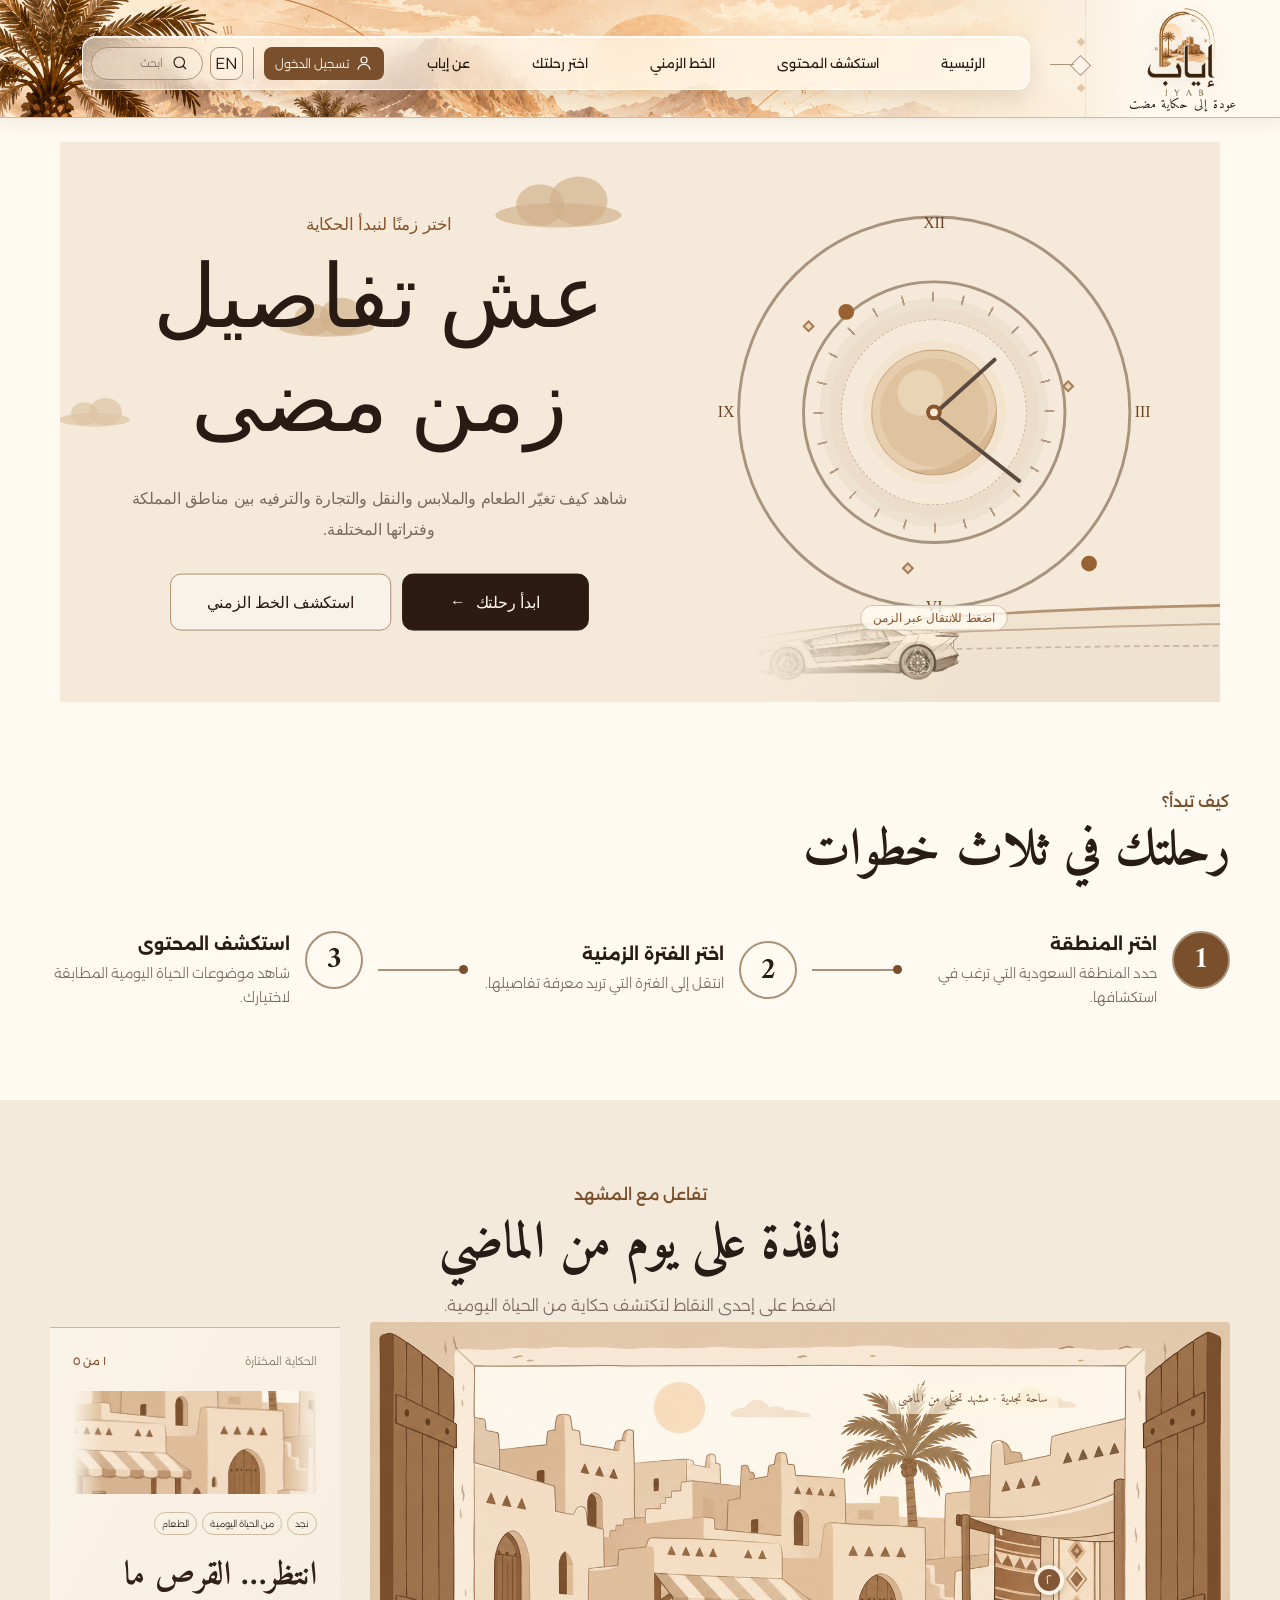
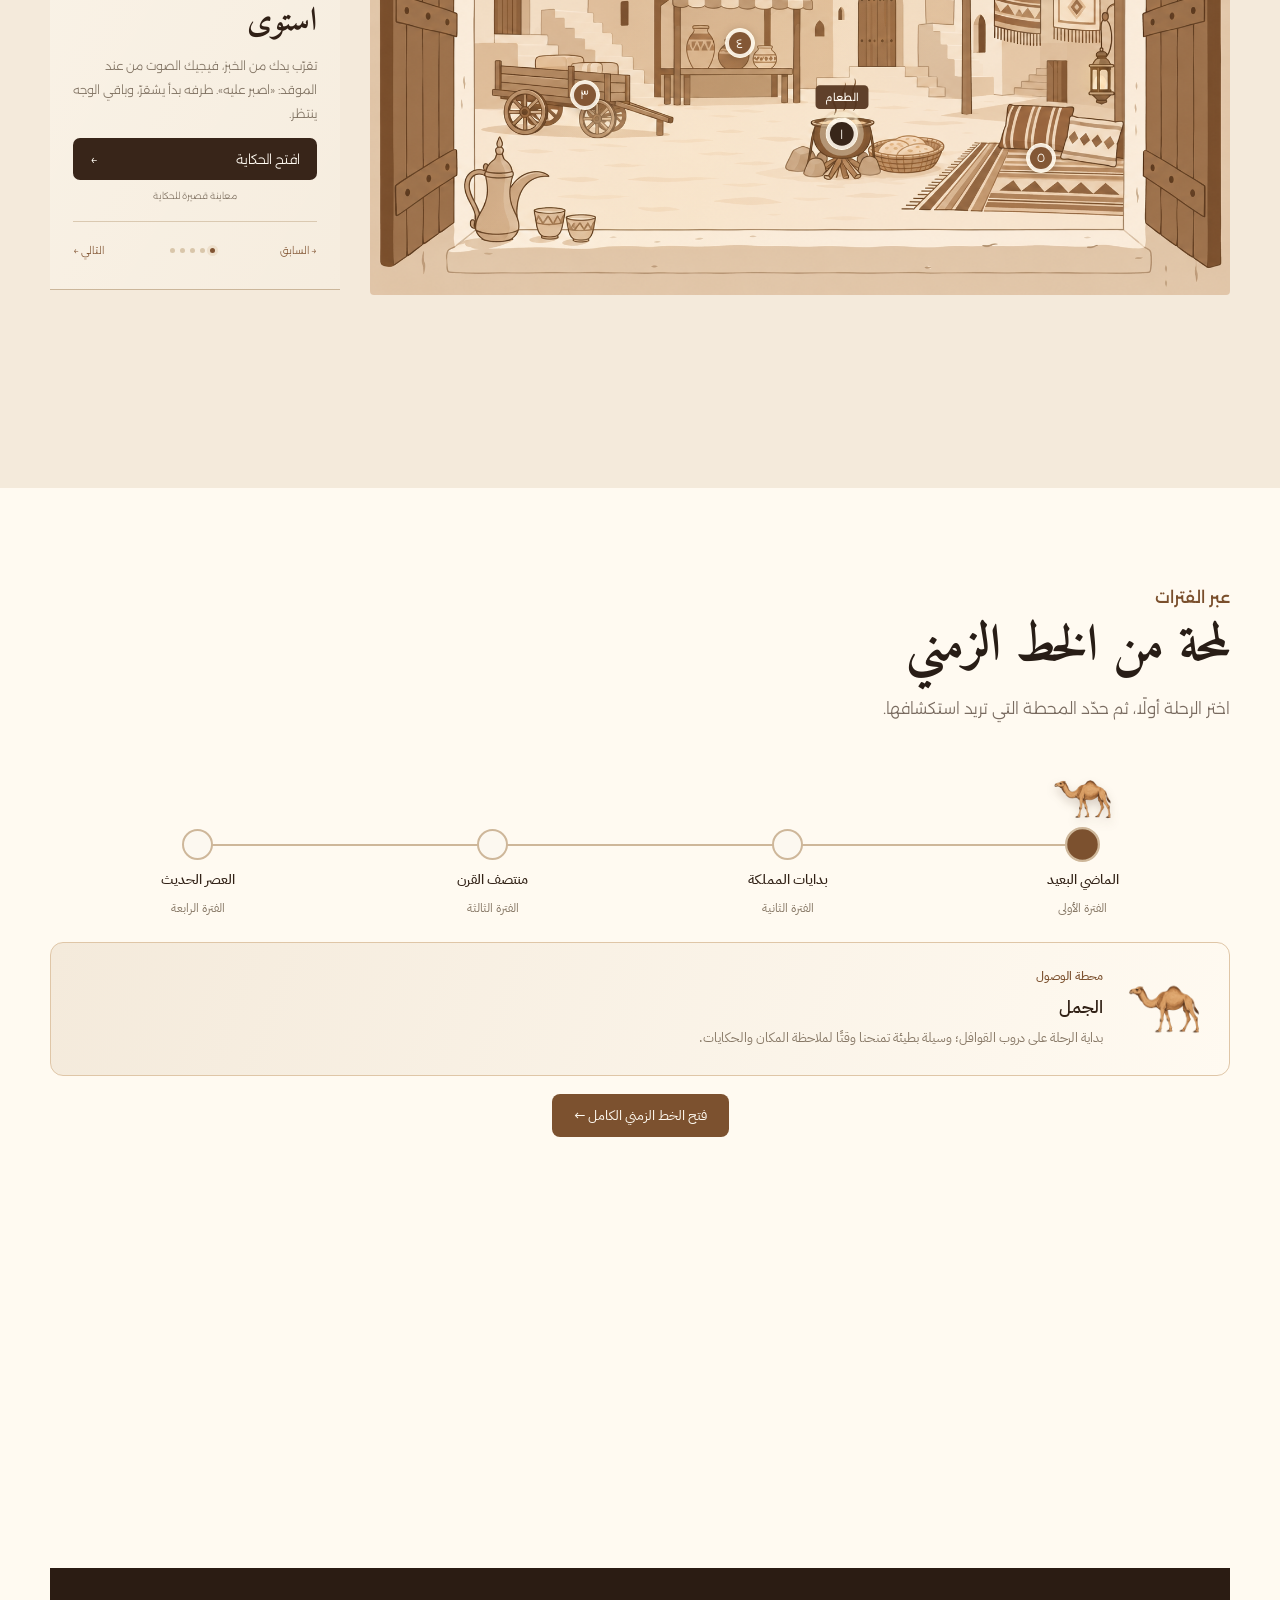
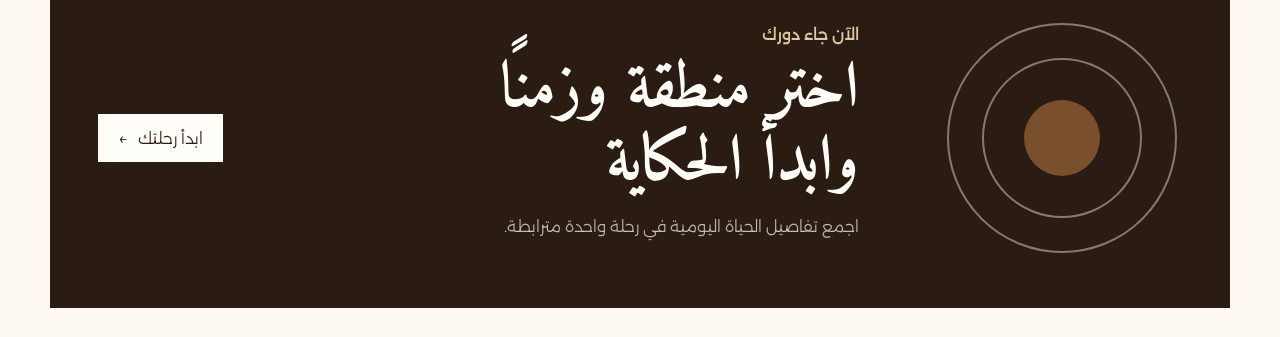
<file: index.html>
<!doctype html>
<html lang="ar" dir="rtl">
  <head>
    <meta charset="UTF-8" />
    <meta name="viewport" content="width=device-width, initial-scale=1.0" />
    <meta name="description" content="إياب — منصة تفاعلية لاستكشاف الحياة اليومية في مناطق المملكة عبر فترات زمنية مختلفة." />
    <title>إياب | عودة إلى حكاية مضت</title>
    <link rel="preconnect" href="https://fonts.googleapis.com" />
    <link rel="preconnect" href="https://fonts.gstatic.com" crossorigin />
    <link href="https://fonts.googleapis.com/css2?family=Alexandria:wght@300;400;500;600&family=Amiri:wght@400;700&display=swap" rel="stylesheet" />
    <link rel="stylesheet" href="styles.css" />
    <link rel="stylesheet" href="auth.css" />
  </head>
  <body>
    <a class="skip-link" href="#main-content">تجاوز إلى المحتوى</a>

    <header class="site-header" id="home">
      <div class="header-landscape" aria-hidden="true">
        <span class="sun-disc"></span>
        <span class="mountain mountain-one"></span>
        <span class="mountain mountain-two"></span>
        <span class="dune dune-one"></span>
        <span class="dune dune-two"></span>
        <span class="palm palm-one"></span>
        <span class="palm palm-two"></span>
        <span class="village village-one"></span>
        <span class="village village-two"></span>
      </div>

      <a class="brand-panel" href="#home" aria-label="إياب — الصفحة الرئيسية">
        <span class="brand-mark"><img src="assets/iyab-logo.png" alt="شعار إياب" /></span>
        <span class="brand-tagline">عودة إلى حكاية مضت</span>
      </a>

      <span class="header-divider-ornament" aria-hidden="true"><i></i><i></i></span>

      <div class="header-capsule">
        <button class="mobile-menu-button" type="button" aria-expanded="false" aria-controls="main-navigation">
          <span></span><span></span><span></span><b>القائمة</b>
        </button>

        <nav class="main-navigation" id="main-navigation" aria-label="التنقل الرئيسي">
          <a href="#home">الرئيسية</a>
          <a href="#content-explorer">استكشف المحتوى</a>
          <a href="timeline.html">الخط الزمني</a>
          <a href="#journey">اختر رحلتك</a>
          <a href="#about">عن إياب</a>
        </nav>

        <div class="header-actions">
          <button class="search-button" type="button" aria-label="فتح البحث" aria-expanded="false">
            <svg viewBox="0 0 24 24" aria-hidden="true"><circle cx="11" cy="11" r="7"></circle><path d="m20 20-4-4"></path></svg>
            <span class="search-label-ar">ابحث</span>
            <span class="search-label-en">Search</span>
          </button>
          <button class="language-button" type="button" aria-label="تغيير اللغة إلى الإنجليزية">EN</button>
          <span class="action-divider" aria-hidden="true"></span>
          <div class="auth-menu-wrap">
            <a class="login-button" href="login.html" data-auth-trigger aria-expanded="false">
              <svg viewBox="0 0 24 24" aria-hidden="true"><circle cx="12" cy="8" r="4"></circle><path d="M4 21c.6-5 3.3-7 8-7s7.4 2 8 7"></path></svg>
              <span data-auth-name>تسجيل الدخول</span>
              <svg class="auth-chevron" viewBox="0 0 24 24" aria-hidden="true"><path d="m7 9 5 5 5-5"></path></svg>
            </a>
            <div class="user-menu" data-user-menu hidden>
              <a href="account.html"><span>حسابي</span><span aria-hidden="true">♙</span></a>
              <a href="saved-trips.html"><span>رحلاتي المحفوظة</span><span aria-hidden="true">♧</span></a>
              <button type="button" data-logout><span>تسجيل الخروج</span><span aria-hidden="true">↪</span></button>
            </div>
          </div>
        </div>
      </div>
    </header>

    <div class="search-drawer" aria-hidden="true">
      <form class="search-form" role="search">
        <label for="site-search">ابحث في المحتوى الثقافي والتاريخي</label>
        <div>
          <input id="site-search" type="search" placeholder="مثال: الطعام في نجد" autocomplete="off" />
          <button type="submit">بحث</button>
        </div>
      </form>
    </div>

    <main id="main-content">
      <section class="hero section-shell" data-hero-scene="present">
        <div class="hero-stage-scale">
        <div class="hero-scenes" aria-hidden="true">
          <div class="hero-scene hero-scene-dawn" data-scene="dawn">
            <span class="dawn-sun"></span><span class="dawn-glow"></span>
            <span class="dawn-dune dawn-dune-one"></span><span class="dawn-dune dawn-dune-two"></span><span class="dawn-dune dawn-dune-three"></span>
            <span class="dawn-bird dawn-bird-one"></span><span class="dawn-bird dawn-bird-two"></span><span class="dawn-bird dawn-bird-three"></span>
            <img class="dawn-oasis" src="assets/hero-dawn-oasis-original.png" alt="" />
            <span class="dawn-fabric dawn-fabric-one"></span><span class="dawn-fabric dawn-fabric-two"></span>
            <span class="dawn-fire"></span><span class="dawn-smoke dawn-smoke-one"></span><span class="dawn-smoke dawn-smoke-two"></span><span class="dawn-smoke dawn-smoke-three"></span>
            <div class="dawn-road"><i></i><b></b></div>
            <div class="dawn-caravan-track"><img class="dawn-caravan" src="assets/hero-dawn-caravan-original.png" alt="" /><span class="dawn-trail-dust"></span></div>
            <span class="dawn-sand-wave"></span>
          </div>

          <div class="hero-scene hero-scene-okaz" data-scene="okaz">
            <span class="okaz-sun"></span><span class="okaz-dune okaz-dune-a"></span><span class="okaz-dune okaz-dune-b"></span>
            <div class="okaz-market-gate"><b>سوق عكاظ</b><i></i><i></i><span></span></div>
            <div class="okaz-stall okaz-stall-one"><b>الأقمشة</b><i></i><i></i><em></em></div>
            <div class="okaz-stall okaz-stall-two"><b>الحِرف</b><i></i><i></i><em></em></div>
            <div class="okaz-poetry"><span></span><i></i><b></b></div>
            <div class="okaz-pole"><i></i><i></i><i></i><b></b><b></b><span></span></div>
            <span class="okaz-wire okaz-wire-top"></span><span class="okaz-wire okaz-wire-bottom"></span>
            <div class="okaz-bulb okaz-bulb-one"></div><div class="okaz-bulb okaz-bulb-two"></div>
            <div class="okaz-radio"><i></i><b></b><em></em><span></span></div>
            <span class="okaz-radio-wave okaz-wave-one"></span><span class="okaz-radio-wave okaz-wave-two"></span><span class="okaz-radio-wave okaz-wave-three"></span>
            <div class="okaz-bike"><i></i><i></i><b></b><em></em><span></span></div>
            <div class="okaz-road"><i></i><b></b></div>
            <span class="okaz-dust okaz-dust-one"></span><span class="okaz-dust okaz-dust-two"></span>
          </div>

          <div class="hero-scene hero-scene-present active" data-scene="present">
            <span class="present-cloud present-cloud-one"></span>
            <span class="present-cloud present-cloud-two"></span>
            <span class="present-cloud present-cloud-three"></span>
            <img class="present-kafd" src="assets/hero-present-kafd-original.png" alt="" />
            <div class="present-road"><span class="present-road-line present-road-line-one"></span><span class="present-road-line present-road-line-two"></span><img class="present-car" src="assets/hero-present-ceer-original.png" alt="" /></div>
          </div>
        </div>

        <button class="hero-clock" type="button" aria-label="انتقل إلى مشهد سوق عكاظ">
          <span class="clock-ring outer-ring"><i></i></span>
          <span class="clock-ring inner-ring"><i></i></span>
          <span class="clock-etched-ring"></span>
          <span class="clock-ticks"></span>
          <span class="clock-sun"></span>
          <span class="hero-clock-hands"><i class="hero-hour-hand"></i><i class="hero-minute-hand"></i><b></b></span>
          <span class="clock-gem gem-one"></span><span class="clock-gem gem-two"></span><span class="clock-gem gem-three"></span>
          <span class="clock-roman roman-twelve">XII</span>
          <span class="clock-roman roman-three">III</span>
          <span class="clock-roman roman-six">VI</span>
          <span class="clock-roman roman-nine">IX</span>
          <span class="clock-click-wave"></span>
        </button>

        <div class="hero-content reveal">
          <span class="eyebrow">اختر زمنًا لنبدأ الحكاية</span>
          <h1>عش تفاصيل<br />زمن مضى</h1>
          <p>شاهد كيف تغيّر الطعام والملابس والنقل والتجارة والترفيه بين مناطق المملكة وفتراتها المختلفة.</p>
          <div class="hero-buttons">
            <a class="button button-primary" href="#journey">ابدأ رحلتك <span aria-hidden="true">←</span></a>
            <a class="button button-secondary" href="#timeline">استكشف الخط الزمني</a>
          </div>
        </div>
        <span class="hero-scene-status" aria-live="polite">كافد والحاضر</span>
        </div>
      </section>

      <section class="journey-steps section-shell" id="journey">
        <div class="section-heading reveal">
          <span class="eyebrow">كيف تبدأ؟</span>
          <h2>رحلتك في ثلاث خطوات</h2>
        </div>

        <div class="steps-list">
          <article class="step-card reveal">
            <span class="step-number active">1</span>
            <div><h3>اختر المنطقة</h3><p>حدد المنطقة السعودية التي ترغب في استكشافها.</p></div>
          </article>
          <span class="step-line" aria-hidden="true"><i></i></span>
          <article class="step-card reveal">
            <span class="step-number">2</span>
            <div><h3>اختر الفترة الزمنية</h3><p>انتقل إلى الفترة التي تريد معرفة تفاصيلها.</p></div>
          </article>
          <span class="step-line" aria-hidden="true"><i></i></span>
          <article class="step-card reveal">
            <span class="step-number">3</span>
            <div><h3>استكشف المحتوى</h3><p>شاهد موضوعات الحياة اليومية المطابقة لاختيارك.</p></div>
          </article>
        </div>
      </section>

      <section class="content-explorer" id="content-explorer">
        <div class="section-shell">
          <div class="section-heading centered reveal">
            <span class="eyebrow">تفاعل مع المشهد</span>
            <h2>نافذة على يوم من الماضي</h2>
            <p>اضغط على إحدى النقاط لتكتشف حكاية من الحياة اليومية.</p>
          </div>

          <iframe src="window-embed.html" title="نافذة على يوم من الماضي: خمس حكايات تفاعلية" data-window-frame style="display:block;width:100%;height:780px;border:0" loading="eager"></iframe>
        </div>
      </section>

      <section class="timeline-section section-shell" id="timeline">
        <div class="section-heading reveal">
          <span class="eyebrow">عبر الفترات</span>
          <h2>لمحة من الخط الزمني</h2>
          <p>اختر الرحلة أولًا، ثم حدّد المحطة التي تريد استكشافها.</p>
        </div>

        <iframe src="timeline/home.html" title="الخط الزمني المتحرك: الجمل والشاص والجمس والمترو" data-timeline-frame style="display:block;width:100%;height:350px;border:0;margin-top:30px" loading="eager"></iframe>
      </section>

      <section class="journey-cta section-shell">
        <div class="cta-clock" aria-hidden="true"><i></i><i></i><i></i></div>
        <div class="reveal"><span class="eyebrow">الآن جاء دورك</span><h2>اختر منطقة وزمنًا<br />وابدأ الحكاية</h2><p>اجمع تفاصيل الحياة اليومية في رحلة واحدة مترابطة.</p></div>
        <a class="button button-light" href="#journey">ابدأ رحلتك <span aria-hidden="true">←</span></a>
      </section>

      <section class="about-section section-shell" id="about">
        <div class="section-heading reveal"><span class="eyebrow">عن إياب</span><h2>عودة إلى حكاية مضت</h2></div>
        <p class="reveal">إياب موقع تفاعلي ينظم المحتوى الثقافي والتاريخي حسب المنطقة والفترة الزمنية وموضوع الحياة اليومية، ليجعل استكشاف التراث السعودي أوضح وأكثر ترابطًا.</p>
      </section>
    </main>

    <footer class="site-footer">
      <div class="footer-main">
        <div class="footer-brand">
          <img src="assets/iyab-logo-footer-a-original.png" alt="شعار إياب" />
        </div>

        <div class="footer-clock">
          <div class="antique-clock" id="riyadh-clock" role="img" aria-label="ساعة تعرض الوقت الحالي في المملكة العربية السعودية">
            <span class="clock-number clock-number-12">XII</span>
            <span class="clock-number clock-number-3">III</span>
            <span class="clock-number clock-number-6">VI</span>
            <span class="clock-number clock-number-9">IX</span>
            <i class="clock-hand hour-hand"></i>
            <i class="clock-hand minute-hand"></i>
            <i class="clock-hand second-hand"></i>
            <i class="clock-center"></i>
          </div>
          <time id="riyadh-time-text" aria-live="off"></time>
        </div>

        <div class="project-details">
          <strong>مشروع جامعي تطبيقي</strong>
          <span>مقرر IT 320 — جامعة الملك سعود</span>
        </div>
      </div>
      <div class="footer-bottom">إياب — عودة إلى حكاية مضت</div>
    </footer>

    <script src="app.js"></script>
    <script src="window-frame.js"></script>
    <script src="auth.js"></script>
  <script src="timeline-frame.js"></script>
<script src="translations.js"></script><script src="i18n.js"></script><script src="site-integration.js"></script></body>
</html>
</file>
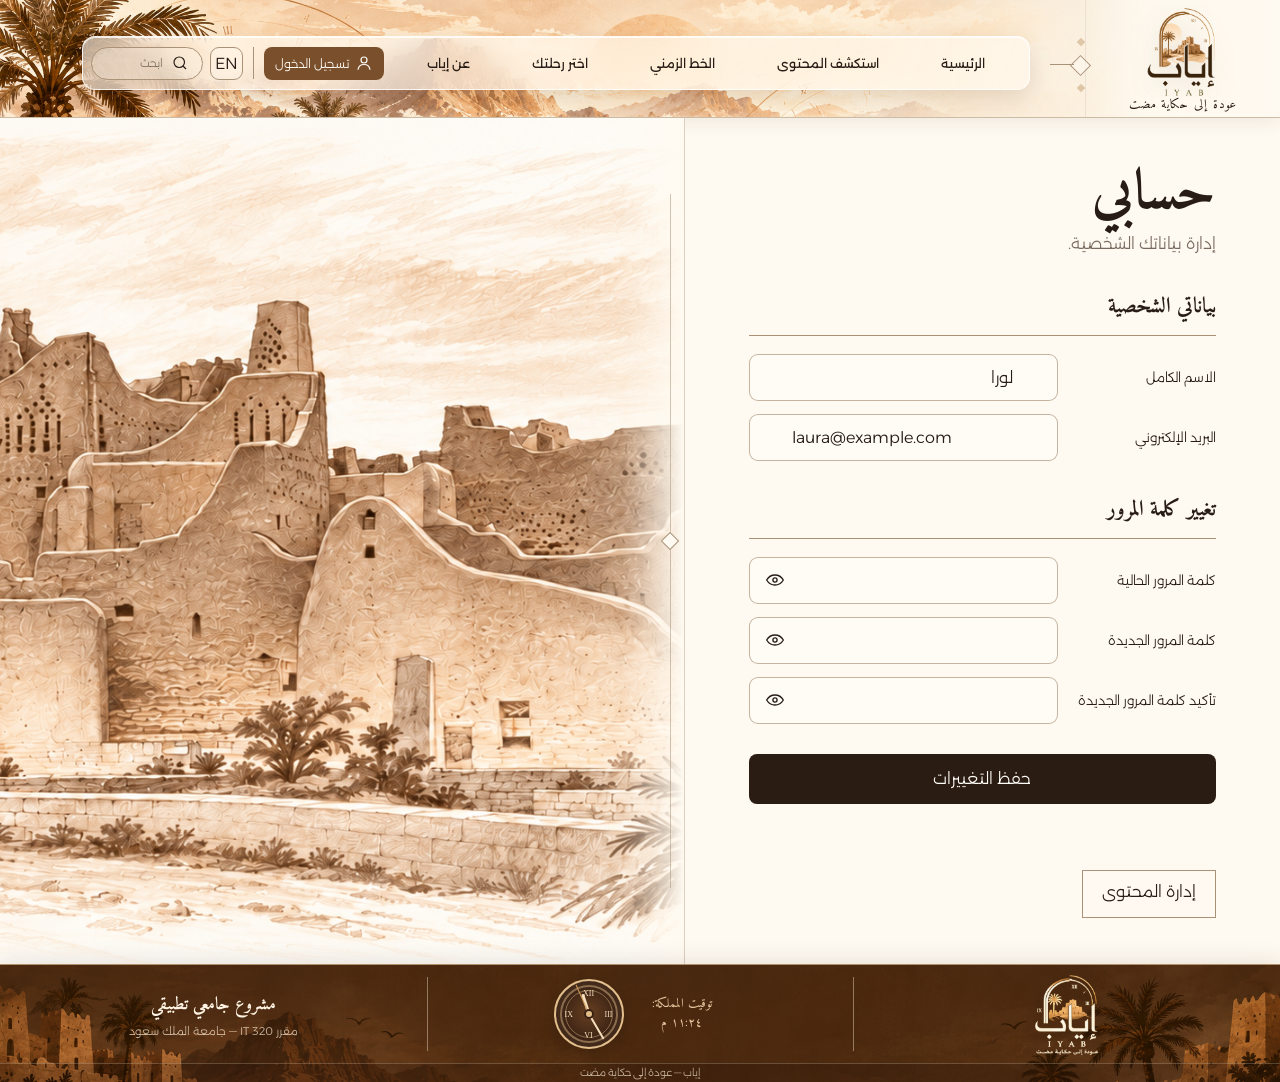
<file: account.html>
<!doctype html>
<html lang="ar" dir="rtl">
  <head>
    <meta charset="UTF-8" />
    <meta name="viewport" content="width=device-width, initial-scale=1.0" />
    <title>حسابي | إياب</title>
    <link rel="preconnect" href="https://fonts.googleapis.com" />
    <link rel="preconnect" href="https://fonts.gstatic.com" crossorigin />
    <link href="https://fonts.googleapis.com/css2?family=Alexandria:wght@300;400;500;600&family=Amiri:wght@400;700&display=swap" rel="stylesheet" />
    <link rel="stylesheet" href="styles.css" />
    <link rel="stylesheet" href="auth.css" />
  </head>
  <body class="account-surface">
    <div data-shared-header></div>
    <main class="profile-main" id="main-content">
      <section class="auth-art-panel" aria-label="مشهد تراثي من عمارة المملكة"><span class="auth-vertical-ornament" aria-hidden="true"></span></section>
      <section class="profile-content">
        <h1>حسابي</h1><p>إدارة بياناتك الشخصية.</p>
        <form id="profile-form">
          <div class="profile-section">
            <h2>بياناتي الشخصية</h2>
            <div class="profile-row"><label for="profile-name">الاسم الكامل</label><div class="input-wrap"><input id="profile-name" name="name" type="text" required /></div></div>
            <div class="profile-row"><label for="profile-email">البريد الإلكتروني</label><div class="input-wrap ltr-input"><input id="profile-email" name="email" type="email" required /></div></div>
          </div>
          <div class="profile-section">
            <h2>تغيير كلمة المرور</h2>
            <div class="profile-row"><label for="current-password">كلمة المرور الحالية</label><div class="input-wrap"><input id="current-password" name="currentPassword" type="password" autocomplete="current-password" /><button class="password-toggle" type="button" aria-label="إظهار كلمة المرور"><svg viewBox="0 0 24 24"><path d="M2 12s3.5-6 10-6 10 6 10 6-3.5 6-10 6S2 12 2 12Z"></path><circle cx="12" cy="12" r="2.5"></circle></svg></button></div></div>
            <div class="profile-row"><label for="new-password">كلمة المرور الجديدة</label><div class="input-wrap"><input id="new-password" name="newPassword" type="password" autocomplete="new-password" /><button class="password-toggle" type="button" aria-label="إظهار كلمة المرور"><svg viewBox="0 0 24 24"><path d="M2 12s3.5-6 10-6 10 6 10 6-3.5 6-10 6S2 12 2 12Z"></path><circle cx="12" cy="12" r="2.5"></circle></svg></button></div></div>
            <div class="profile-row"><label for="confirm-password">تأكيد كلمة المرور الجديدة</label><div class="input-wrap"><input id="confirm-password" name="confirmPassword" type="password" autocomplete="new-password" /><button class="password-toggle" type="button" aria-label="إظهار كلمة المرور"><svg viewBox="0 0 24 24"><path d="M2 12s3.5-6 10-6 10 6 10 6-3.5 6-10 6S2 12 2 12Z"></path><circle cx="12" cy="12" r="2.5"></circle></svg></button></div></div>
          </div>
          <button class="profile-save" type="submit">حفظ التغييرات</button><p class="profile-status" role="status"></p>
        </form>
      </section>
    </main>
    <div data-shared-footer></div>
    <script src="auth.js"></script>
  <script src="translations.js"></script><script src="i18n.js"></script><script src="site-integration.js"></script></body>
</html>
</file>
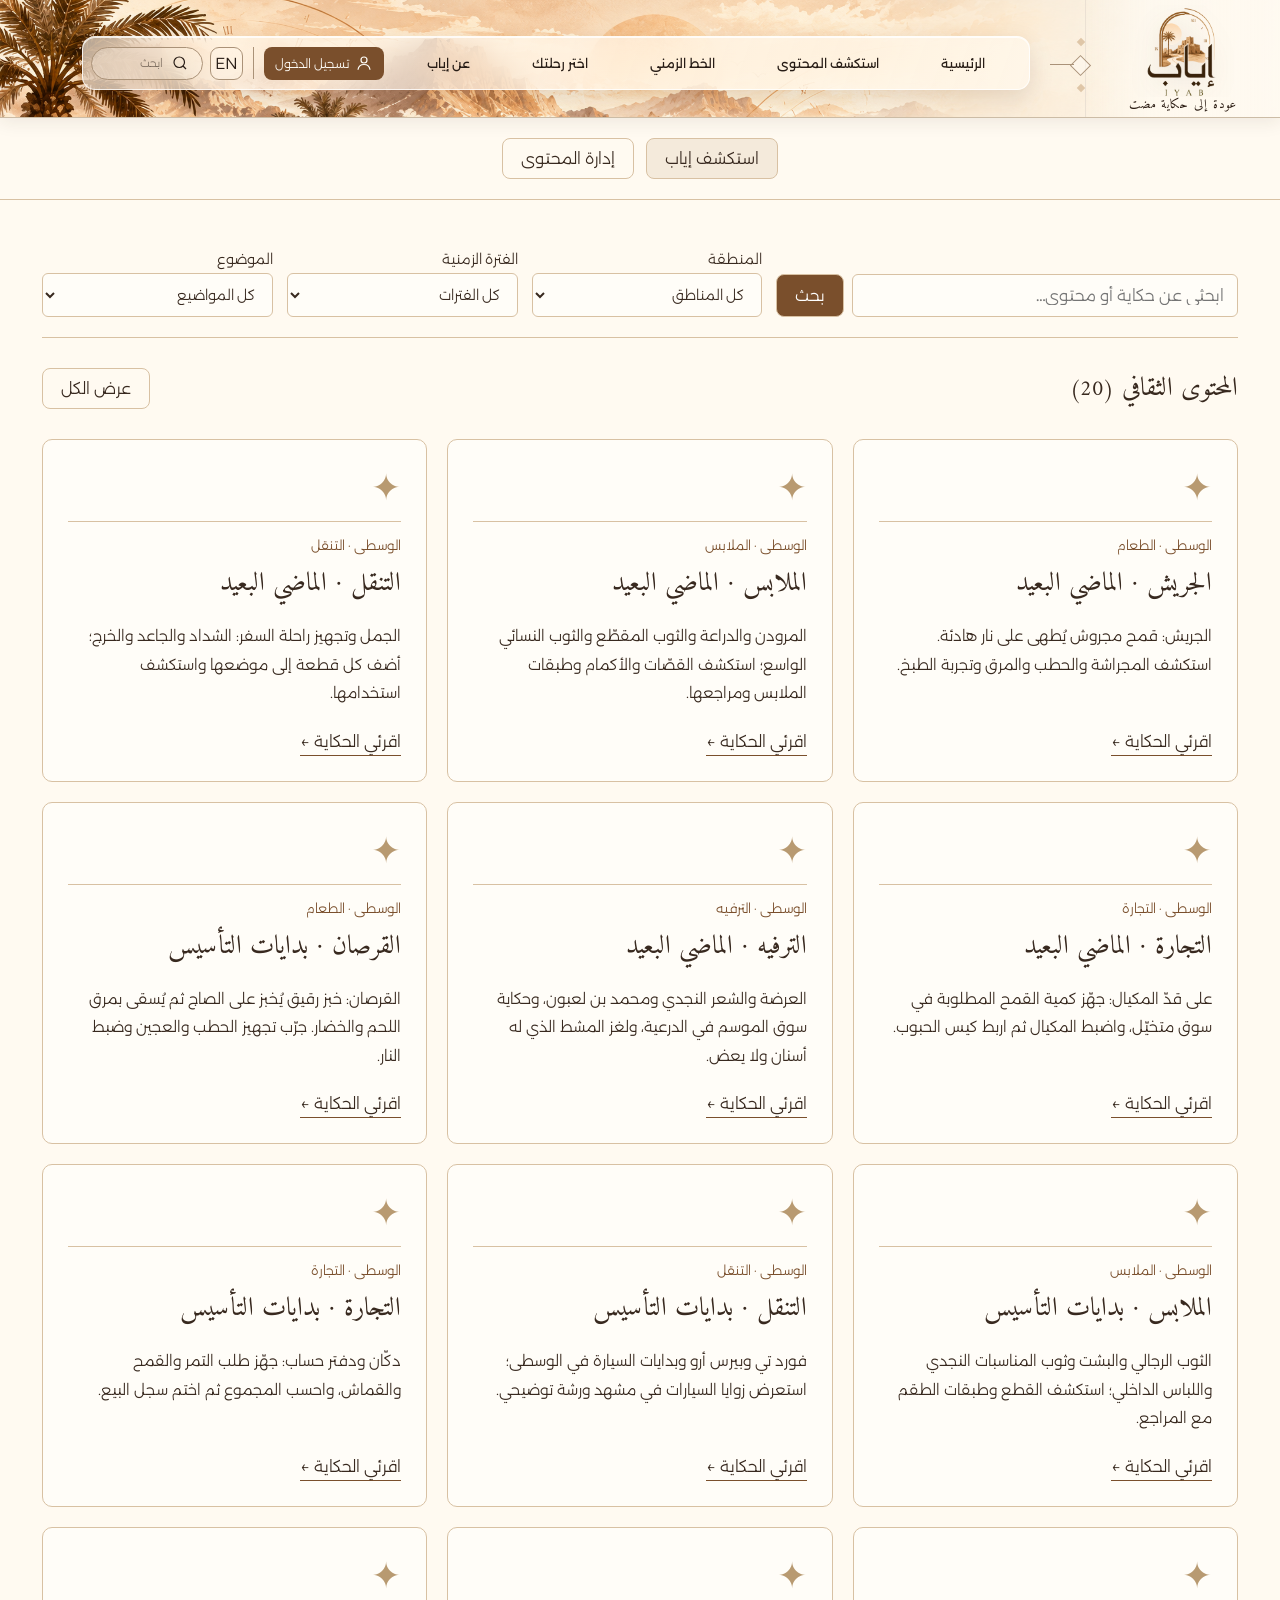
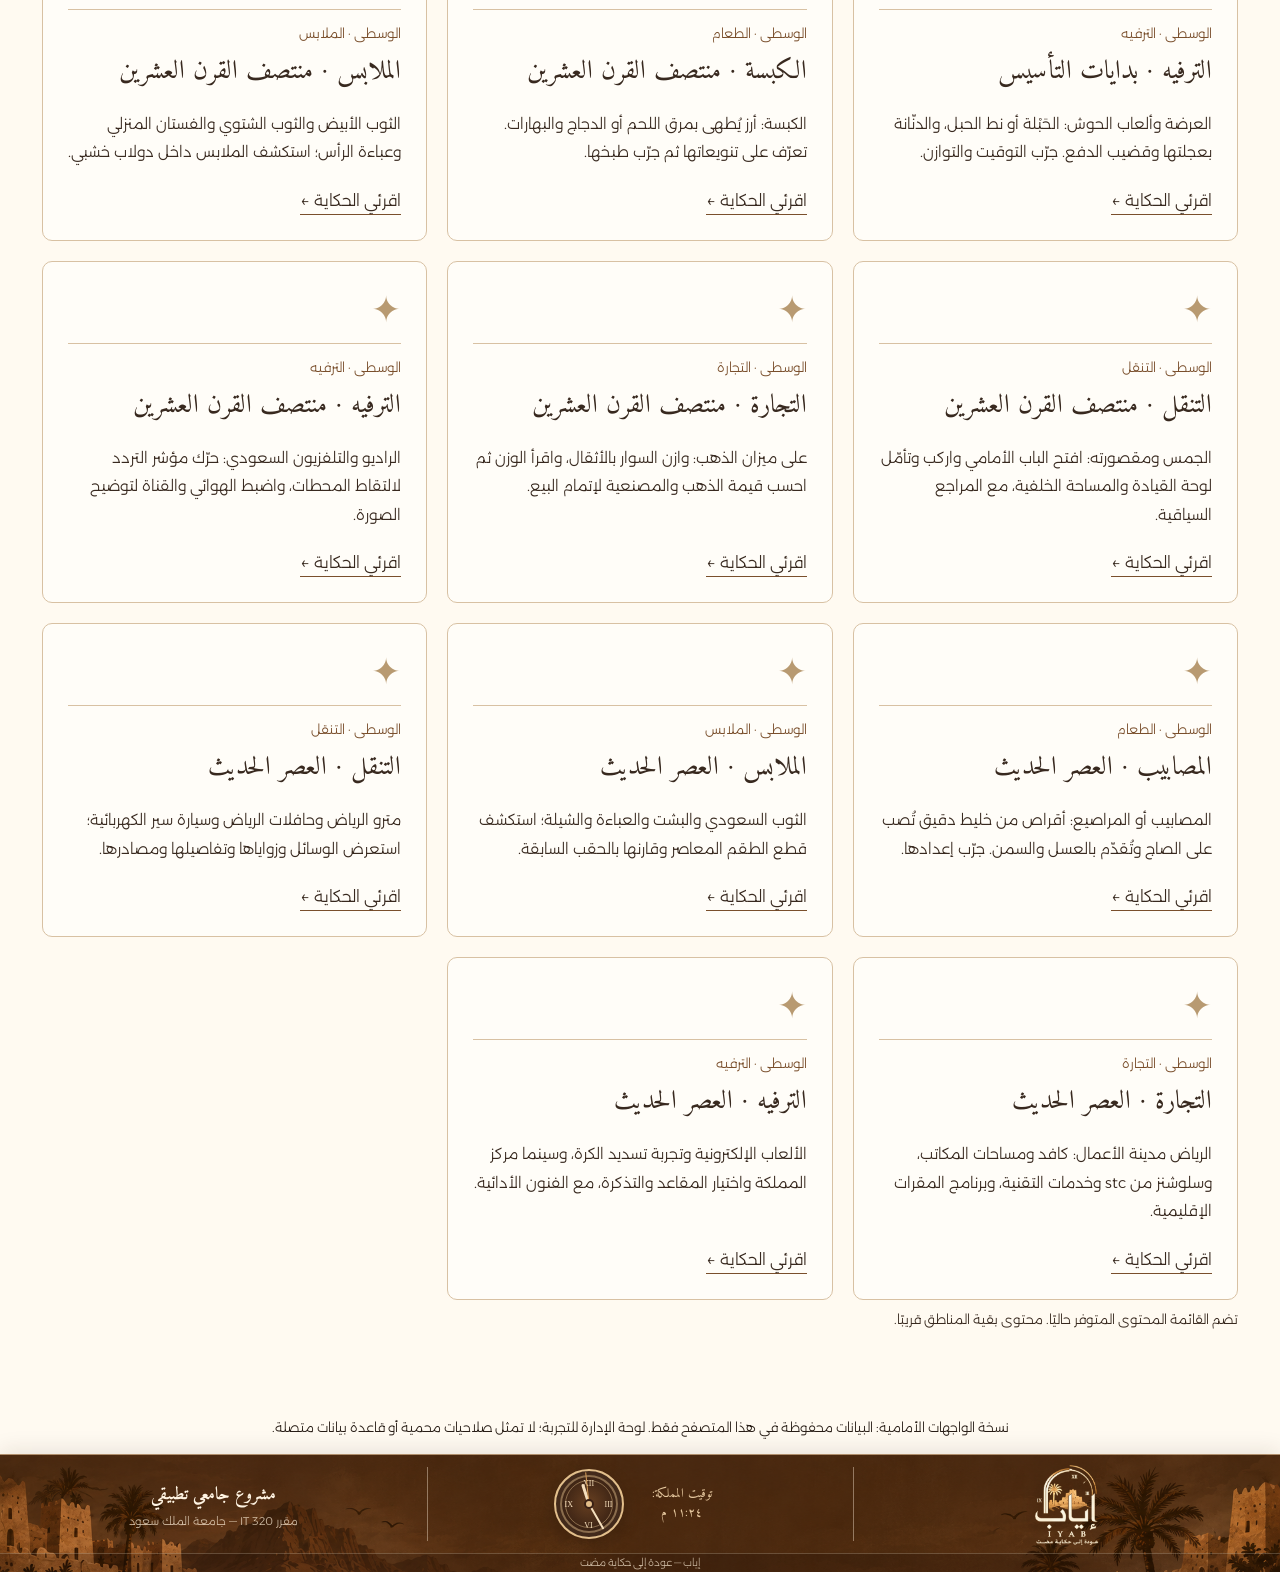
<file: content.html>
<!doctype html>
<html lang="ar" dir="rtl">
<head>
 <meta charset="utf-8"><meta name="viewport" content="width=device-width,initial-scale=1">
 <title>إياب | المحتوى والبحث</title>
 <link href="https://fonts.googleapis.com/css2?family=Alexandria:wght@300;400;500;600&family=Amiri:wght@400;700&display=swap" rel="stylesheet">
 <link rel="stylesheet" href="styles.css"><link rel="stylesheet" href="auth.css"><link rel="stylesheet" href="content/catalogue.css">
</head>
<body class="account-surface catalogue-surface">
 <div data-shared-header></div>
 <nav class="catalogue-tabs" aria-label="المحتوى الثقافي"><button id="visit" type="button"></button><button id="admin" type="button"></button></nav>
 <main id="app" data-i18n-native></main>
 <dialog id="editor" data-i18n-native aria-label="نموذج المحتوى"></dialog><dialog id="deletion" data-i18n-native aria-label="تأكيد الحذف"></dialog><dialog id="details" data-i18n-native aria-label="تفاصيل المحتوى"></dialog>
 <div id="toast" role="status" aria-live="polite"></div><p id="catalogue-note"></p>
 <div data-shared-footer></div>
 <script src="auth.js"></script><script src="content/seeds.js"></script><script src="content/store.js"></script><script src="translations.js"></script><script src="i18n.js"></script><script src="content/catalogue.js"></script><script src="site-integration.js"></script>
</body></html>
</file>
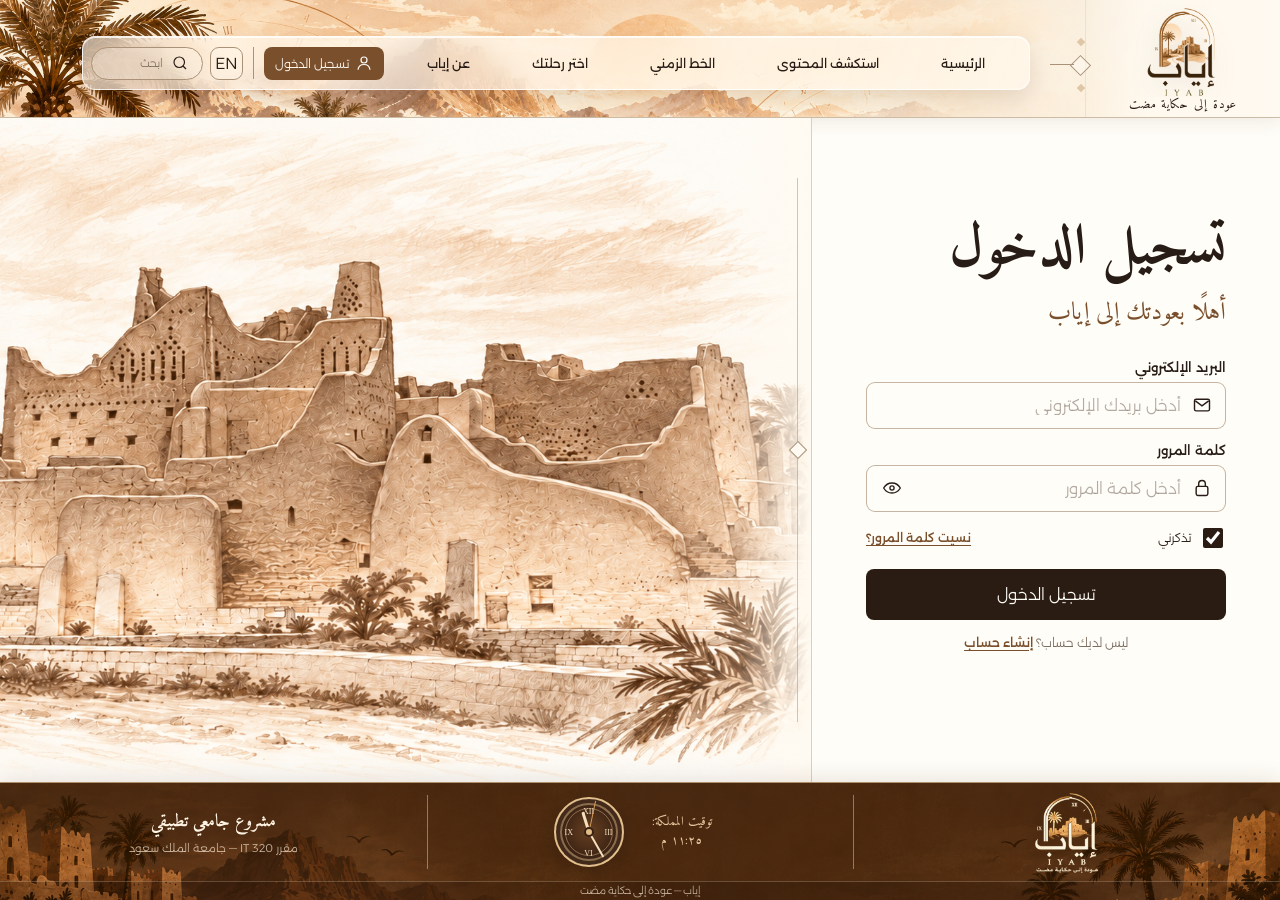
<file: login.html>
<!doctype html>
<html lang="ar" dir="rtl">
  <head>
    <meta charset="UTF-8" />
    <meta name="viewport" content="width=device-width, initial-scale=1.0" />
    <title>تسجيل الدخول | إياب</title>
    <link rel="preconnect" href="https://fonts.googleapis.com" />
    <link rel="preconnect" href="https://fonts.gstatic.com" crossorigin />
    <link href="https://fonts.googleapis.com/css2?family=Alexandria:wght@300;400;500;600&family=Amiri:wght@400;700&display=swap" rel="stylesheet" />
    <link rel="stylesheet" href="styles.css" />
    <link rel="stylesheet" href="auth.css" />
  </head>
  <body class="account-surface">
    <div data-shared-header></div>
    <main class="auth-page-main" id="main-content">
      <section class="auth-art-panel" aria-label="مشهد تراثي من عمارة المملكة"><span class="auth-vertical-ornament" aria-hidden="true"></span></section>
      <section class="auth-form-panel">
        <form class="auth-form" id="login-form">
          <h1>تسجيل الدخول</h1>
          <p class="form-lead">أهلًا بعودتك إلى إياب</p>
          <div class="field"><label for="login-email">البريد الإلكتروني</label><div class="input-wrap"><svg class="field-icon" viewBox="0 0 24 24"><rect x="3" y="5" width="18" height="14" rx="2"></rect><path d="m4 7 8 6 8-6"></path></svg><input id="login-email" name="email" type="email" placeholder="أدخل بريدك الإلكتروني" autocomplete="email" required /></div></div>
          <div class="field"><label for="login-password">كلمة المرور</label><div class="input-wrap"><svg class="field-icon" viewBox="0 0 24 24"><rect x="5" y="10" width="14" height="11" rx="2"></rect><path d="M8 10V7a4 4 0 0 1 8 0v3"></path></svg><input id="login-password" name="password" type="password" placeholder="أدخل كلمة المرور" autocomplete="current-password" required /><button class="password-toggle" type="button" aria-label="إظهار كلمة المرور"><svg viewBox="0 0 24 24"><path d="M2 12s3.5-6 10-6 10 6 10 6-3.5 6-10 6S2 12 2 12Z"></path><circle cx="12" cy="12" r="2.5"></circle></svg></button></div></div>
          <div class="auth-options"><label class="check-line"><input name="remember" type="checkbox" checked /><span>تذكرني</span></label><a class="auth-text-link" href="#">نسيت كلمة المرور؟</a></div>
          <button class="auth-submit" type="submit">تسجيل الدخول</button>
          <p class="auth-switch">ليس لديك حساب؟ <a class="auth-text-link" href="signup.html">إنشاء حساب</a></p>
          <p class="auth-message" role="alert"></p>
        </form>
      </section>
    </main>
    <div data-shared-footer></div>
    <script src="auth.js"></script>
  <script src="translations.js"></script><script src="i18n.js"></script><script src="site-integration.js"></script></body>
</html>
</file>
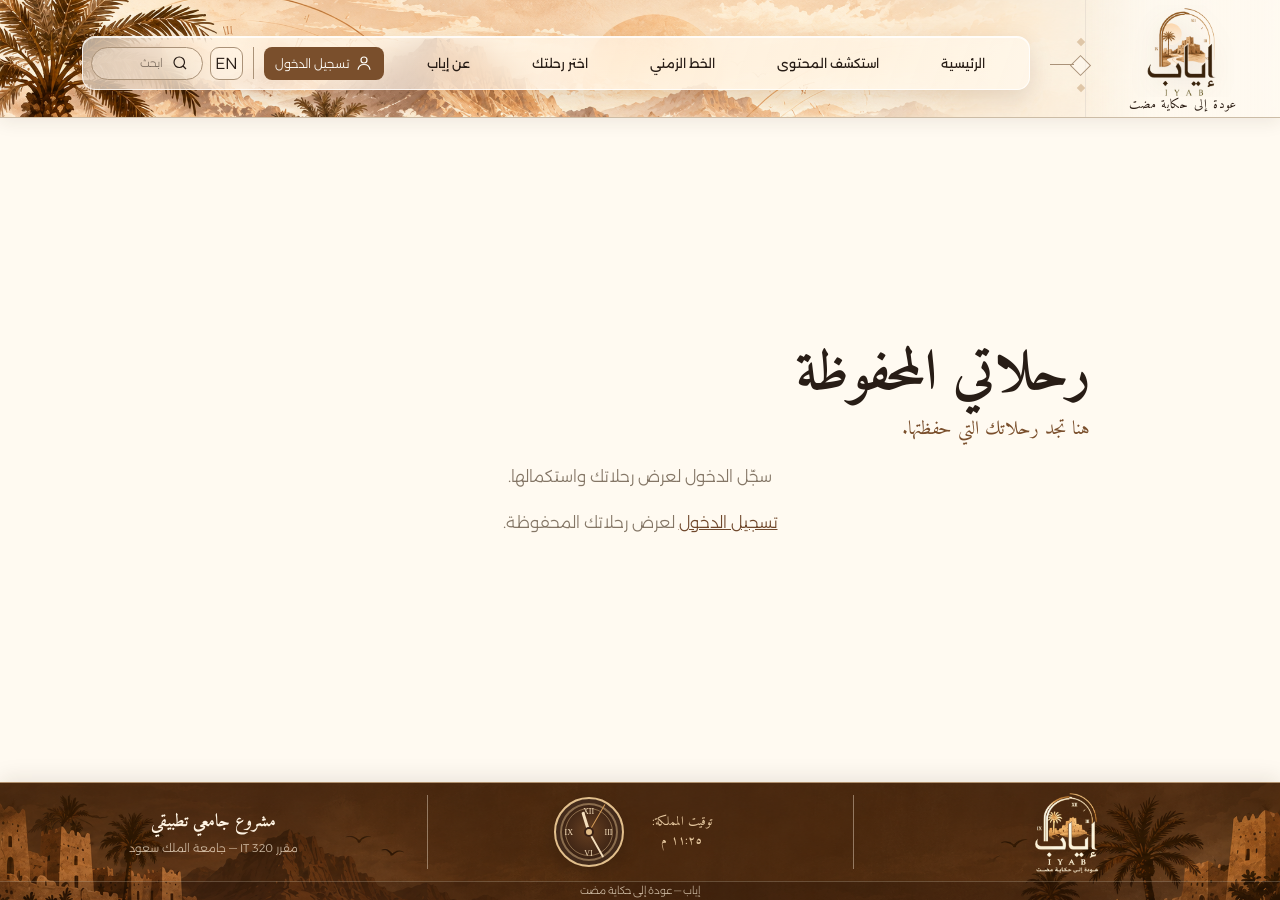
<file: saved-trips.html>
<!doctype html>
<html lang="ar" dir="rtl">
  <head>
    <meta charset="UTF-8" />
    <meta name="viewport" content="width=device-width, initial-scale=1.0" />
    <title>رحلاتي المحفوظة | إياب</title>
    <link rel="preconnect" href="https://fonts.googleapis.com" />
    <link rel="preconnect" href="https://fonts.gstatic.com" crossorigin />
    <link href="https://fonts.googleapis.com/css2?family=Alexandria:wght@300;400;500;600&family=Amiri:wght@400;700&display=swap" rel="stylesheet" />
    <link rel="stylesheet" href="styles.css" />
    <link rel="stylesheet" href="auth.css" />
    <link rel="stylesheet" href="journey.css" />
  </head>
  <body class="account-surface">
    <div data-shared-header></div>
    <main class="saved-page-main" id="main-content">
      <section class="saved-content">
        <header class="saved-heading"><h1>رحلاتي المحفوظة</h1><p>هنا تجد رحلاتك التي حفظتها.</p></header>
        <p id="saved-status" class="saved-local-note" role="status"></p>
        <p id="saved-login" class="saved-login" hidden><a href="login.html?returnTo=saved-trips.html">تسجيل الدخول</a> لعرض رحلاتك المحفوظة.</p>
        <div id="saved-journey-list" class="saved-journey-list" hidden></div>
        <div class="boat-illustration" aria-hidden="true">
          <svg viewBox="0 0 620 360" fill="none" xmlns="http://www.w3.org/2000/svg">
            <path d="M91 244c112 54 299 55 433-8-20 67-92 101-205 101-111 0-193-30-228-93Z" fill="#b77b43" stroke="#744729" stroke-width="7"/>
            <path d="M105 251c118 31 274 34 402-4M133 278c109 22 232 22 340-5M188 311c79 10 159 8 235-7" stroke="#704326" stroke-width="5" opacity=".65"/>
            <path d="M303 55v189M303 62l-132 46 132 101V62ZM315 70l139 87-139 50V70Z" stroke="#71462a" stroke-width="7" stroke-linejoin="round"/>
            <path d="M294 70 190 111l104 79V70Z" fill="#f5e4c5" stroke="#cda97e" stroke-width="3"/>
            <path d="m316 83 119 72-119 40V83Z" fill="#ead3ad" stroke="#c39a6d" stroke-width="3"/>
            <path d="M303 49c12 0 19 8 19 17h-38c0-9 8-17 19-17Z" fill="#8c5a32"/>
            <path d="M212 223h167v38H212z" fill="#8b5831" stroke="#684026" stroke-width="5"/>
            <rect x="270" y="196" width="73" height="52" rx="7" fill="#75452a" stroke="#5c351f" stroke-width="5"/>
            <path d="M284 196v-14h44v14M286 215h41M300 214v20" stroke="#d0a269" stroke-width="5"/>
            <circle cx="243" cy="245" r="7" fill="#e4bb7d" stroke="#704326" stroke-width="4"/><circle cx="363" cy="246" r="7" fill="#e4bb7d" stroke="#704326" stroke-width="4"/>
            <path d="M151 218c-13-21-8-43 4-55 7 22 23 36 44 44l-48 11Z" fill="#9f6738" stroke="#704326" stroke-width="5"/>
            <ellipse cx="306" cy="341" rx="230" ry="12" fill="#b98a5f" opacity=".18"/>
          </svg>
        </div>
        <div class="empty-state"><h2>ما عندك رحلات محفوظة بعد</h2><p>ابدأ رحلتك واحفظ الحكايات التي تود العودة إليها.</p><a class="button button-primary" href="index.html#journey">ابدأ رحلتك <span aria-hidden="true">←</span></a></div>
      </section>
    </main>
    <div data-shared-footer></div>
    <script src="auth.js"></script>
    <script src="content/seeds.js"></script><script src="content/store.js"></script>
    <script src="journey-store.js"></script>
    <script src="saved-journeys.js"></script>
  <script src="translations.js"></script><script src="i18n.js"></script><script src="site-integration.js"></script></body>
</html>
</file>
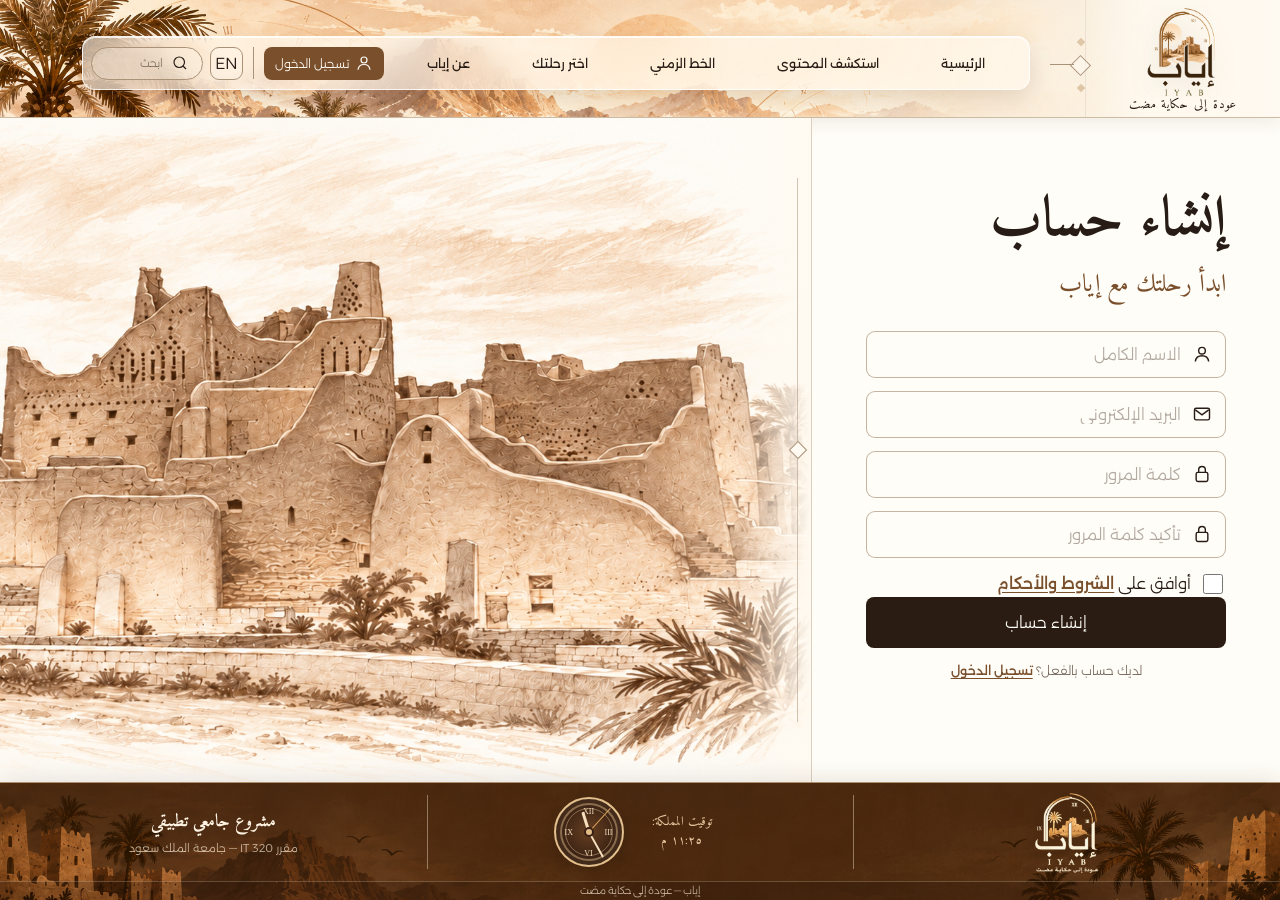
<file: signup.html>
<!doctype html>
<html lang="ar" dir="rtl">
  <head>
    <meta charset="UTF-8" />
    <meta name="viewport" content="width=device-width, initial-scale=1.0" />
    <title>إنشاء حساب | إياب</title>
    <link rel="preconnect" href="https://fonts.googleapis.com" />
    <link rel="preconnect" href="https://fonts.gstatic.com" crossorigin />
    <link href="https://fonts.googleapis.com/css2?family=Alexandria:wght@300;400;500;600&family=Amiri:wght@400;700&display=swap" rel="stylesheet" />
    <link rel="stylesheet" href="styles.css" />
    <link rel="stylesheet" href="auth.css" />
  </head>
  <body class="account-surface">
    <div data-shared-header></div>
    <main class="auth-page-main" id="main-content">
      <section class="auth-art-panel" aria-label="مشهد تراثي من عمارة المملكة"><span class="auth-vertical-ornament" aria-hidden="true"></span></section>
      <section class="auth-form-panel">
        <form class="auth-form" id="signup-form">
          <h1>إنشاء حساب</h1>
          <p class="form-lead">ابدأ رحلتك مع إياب</p>
          <div class="field"><div class="input-wrap"><svg class="field-icon" viewBox="0 0 24 24"><circle cx="12" cy="8" r="4"></circle><path d="M4 21c.6-5 3.3-7 8-7s7.4 2 8 7"></path></svg><input name="name" type="text" placeholder="الاسم الكامل" autocomplete="name" required /></div></div>
          <div class="field"><div class="input-wrap"><svg class="field-icon" viewBox="0 0 24 24"><rect x="3" y="5" width="18" height="14" rx="2"></rect><path d="m4 7 8 6 8-6"></path></svg><input name="email" type="email" placeholder="البريد الإلكتروني" autocomplete="email" required /></div></div>
          <div class="field"><div class="input-wrap"><svg class="field-icon" viewBox="0 0 24 24"><rect x="5" y="10" width="14" height="11" rx="2"></rect><path d="M8 10V7a4 4 0 0 1 8 0v3"></path></svg><input name="password" type="password" placeholder="كلمة المرور" autocomplete="new-password" minlength="6" required /></div></div>
          <div class="field"><div class="input-wrap"><svg class="field-icon" viewBox="0 0 24 24"><rect x="5" y="10" width="14" height="11" rx="2"></rect><path d="M8 10V7a4 4 0 0 1 8 0v3"></path></svg><input name="confirmPassword" type="password" placeholder="تأكيد كلمة المرور" autocomplete="new-password" minlength="6" required /></div></div>
          <label class="check-line"><input name="terms" type="checkbox" /><span>أوافق على <a class="auth-text-link" href="#">الشروط والأحكام</a></span></label>
          <button class="auth-submit" type="submit">إنشاء حساب</button>
          <p class="auth-switch">لديك حساب بالفعل؟ <a class="auth-text-link" href="login.html">تسجيل الدخول</a></p>
          <p class="auth-message" role="alert"></p>
        </form>
      </section>
    </main>
    <div data-shared-footer></div>
    <script src="auth.js"></script>
  <script src="translations.js"></script><script src="i18n.js"></script><script src="site-integration.js"></script></body>
</html>
</file>
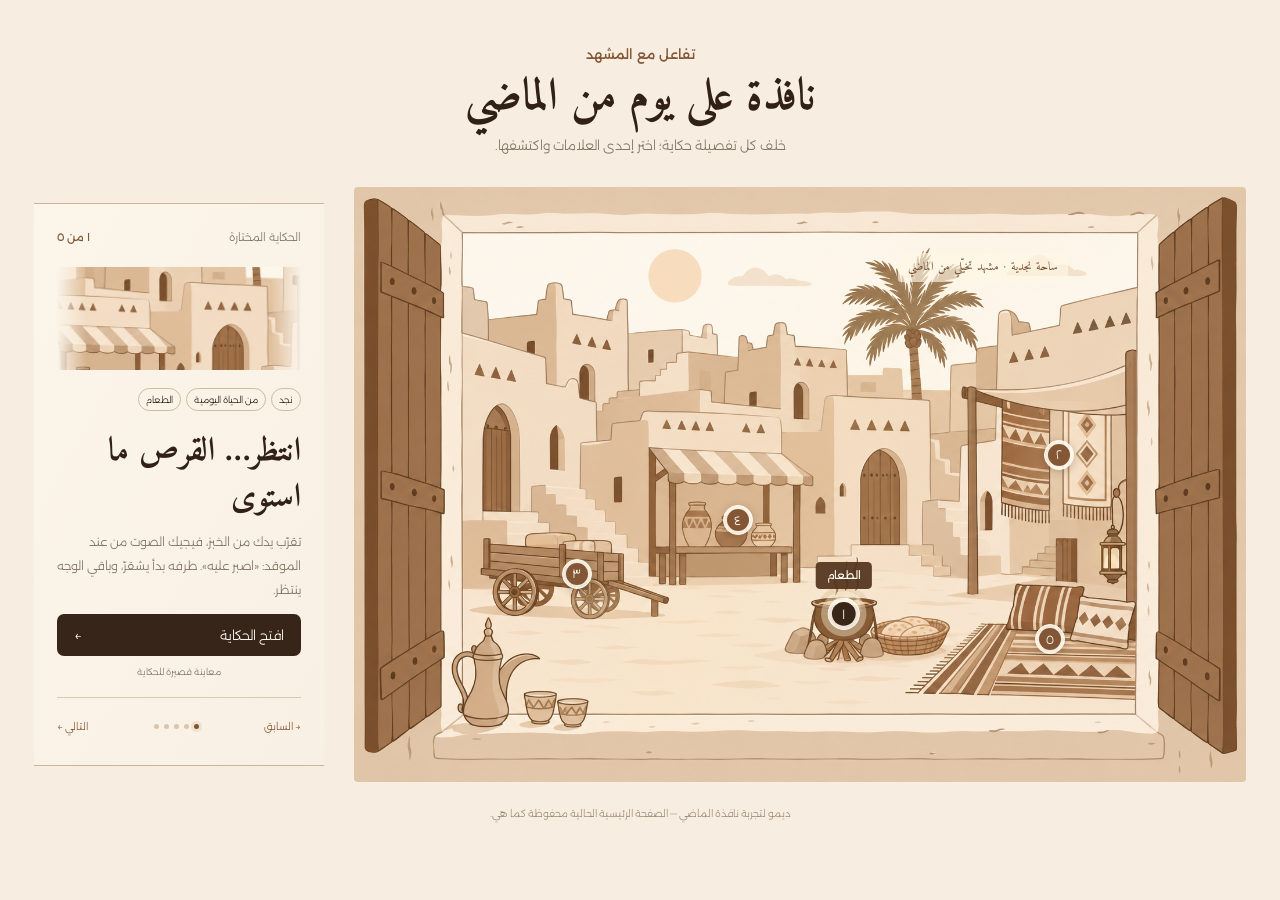
<file: window-demo.html>
<!doctype html>
<html lang="ar" dir="rtl">
<head>
<meta charset="utf-8"><meta name="viewport" content="width=device-width,initial-scale=1">
<title>نافذة على يوم من الماضي — ديمو إياب</title>
<link rel="preconnect" href="https://fonts.googleapis.com"><link rel="preconnect" href="https://fonts.gstatic.com" crossorigin>
<link href="https://fonts.googleapis.com/css2?family=Alexandria:wght@300;400;500&family=Amiri:wght@400;700&display=swap" rel="stylesheet">
<link rel="stylesheet" href="window-demo.css">
</head>
<body>
<main>
 <header><span class="eyebrow">تفاعل مع المشهد</span><h1>نافذة على يوم من الماضي</h1><p>خلف كل تفصيلة حكاية؛ اختر إحدى العلامات واكتشفها.</p></header>
 <section class="experience" aria-label="خمس حكايات من ساحة نجدية">
  <div class="window" data-active="food">
   <img class="village" src="assets/window-village-flat-v3.png" alt="رسم توضيحي بدرجات البيج لنافذة نجدية مفتوحة على ساحة فيها سوق وأقمشة وعربة ومجلس، وعلى عتبتها دلة وفناجيل">
   <div class="sunlight" aria-hidden="true"></div>
   <div class="steam" aria-hidden="true"><i></i><i></i><i></i></div>
   <span class="cloth-light" aria-hidden="true"></span><span class="lantern-light" aria-hidden="true"></span>
   <span class="dust" aria-hidden="true"></span>
   <button class="point selected" style="--x:55%;--y:72%" data-topic="food" aria-label="الطعام: حكاية المائدة" aria-pressed="true"><span>١</span><b>الطعام</b></button>
   <button class="point" style="--x:79%;--y:45%" data-topic="clothing" aria-label="الملابس: خيوط من الذاكرة" aria-pressed="false"><span>٢</span><b>الملابس</b></button>
   <button class="point" style="--x:25%;--y:65%" data-topic="transport" aria-label="النقل: على الطريق الترابي" aria-pressed="false"><span>٣</span><b>النقل</b></button>
   <button class="point" style="--x:43%;--y:56%" data-topic="trade" aria-label="التجارة: صباح السوق" aria-pressed="false"><span>٤</span><b>التجارة</b></button>
   <button class="point" style="--x:78%;--y:76%" data-topic="leisure" aria-label="الترفيه: حين يجتمع المجلس" aria-pressed="false"><span>٥</span><b>الترفيه</b></button>
   <span class="window-note">ساحة نجدية · مشهد تخيّلي من الماضي</span>
  </div>
  <aside class="story">
   <div class="counter"><span>الحكاية المختارة</span><b id="count">١ من ٥</b></div>
   <div class="miniature"><img src="assets/window-village-flat-v3.png" alt="" id="detail-image"></div>
   <div class="tags"><span>نجد</span><span>من الحياة اليومية</span><span id="category">الطعام</span></div>
   <div class="story-copy" aria-live="polite" aria-atomic="true"><h2 id="title">حكاية المائدة</h2><p id="description">رائحة الخبز، وقدر على النار، وأوانٍ تنتظر الضيف. تفاصيل صغيرة تبدأ منها حكاية البيت.</p></div>
   <button class="read" id="read">افتح الحكاية <span aria-hidden="true">←</span></button>
   <small>معاينة قصيرة للحكاية</small>
   <nav aria-label="التنقل بين الحكايات"><button id="previous">→ السابق</button><div class="progress" aria-hidden="true"><i class="on"></i><i></i><i></i><i></i><i></i></div><button id="next">التالي ←</button></nav>
  </aside>
 </section>
 <p class="demo-note">ديمو لتجربة نافذة الماضي — الصفحة الرئيسية الحالية محفوظة كما هي.</p>
</main>
<dialog id="story-dialog" aria-labelledby="dialog-title"><button class="close" aria-label="إغلاق الحكاية">×</button><span class="eyebrow" id="dialog-scope"></span><h2 id="dialog-title"></h2><p id="dialog-body" style="white-space:pre-line"></p><aside style="padding:16px;background:#f4eadb;border-right:2px solid #835735;line-height:2;font-size:13px"><strong>تفصيلة تستحق التذكّر</strong><div id="dialog-fact"></div></aside><p style="font-size:11px">للقراءة والتوثيق: <a id="dialog-source" target="_blank" rel="noopener noreferrer" style="color:#835735;text-decoration:underline"></a></p><button class="return">العودة إلى النافذة</button></dialog>
<script src="window-demo.js"></script>
<script src="translations.js"></script><script src="i18n.js"></script><script src="site-integration.js"></script></body></html>
</file>
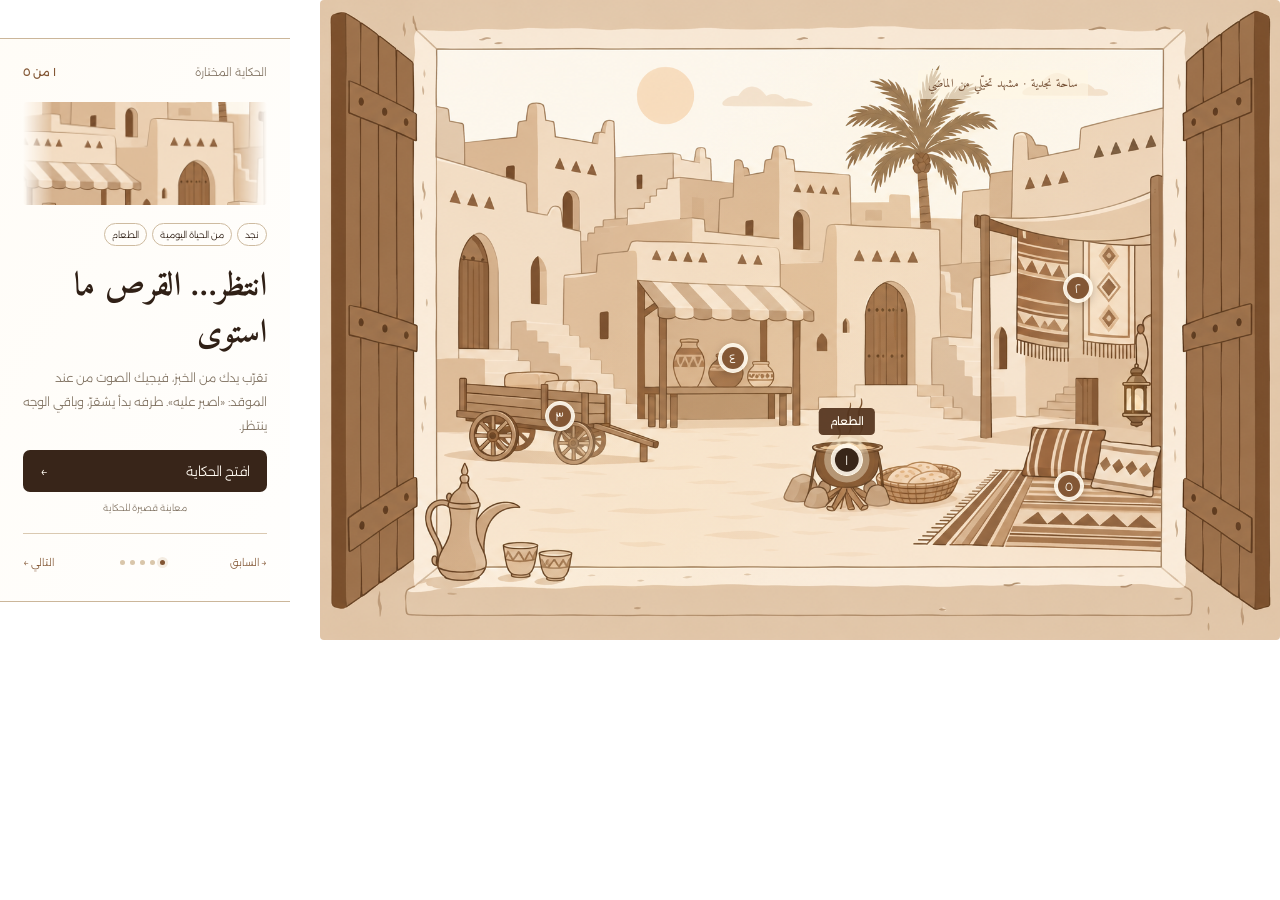
<file: window-embed.html>
<!doctype html>
<html lang="ar" dir="rtl">
<head>
<meta charset="utf-8"><meta name="viewport" content="width=device-width,initial-scale=1">
<title>نافذة على يوم من الماضي — ديمو إياب</title>
<link rel="preconnect" href="https://fonts.googleapis.com"><link rel="preconnect" href="https://fonts.gstatic.com" crossorigin>
<link href="https://fonts.googleapis.com/css2?family=Alexandria:wght@300;400;500&family=Amiri:wght@400;700&display=swap" rel="stylesheet">
<link rel="stylesheet" href="window-demo.css">
<link rel="stylesheet" href="window-embed.css">
</head>
<body>
<main>
 <section class="experience" aria-label="خمس حكايات من ساحة نجدية">
  <div class="window" data-active="food">
   <img class="village" src="assets/window-village-flat-v3.png" alt="رسم توضيحي بدرجات البيج لنافذة نجدية مفتوحة على ساحة فيها سوق وأقمشة وعربة ومجلس، وعلى عتبتها دلة وفناجيل">
   <div class="sunlight" aria-hidden="true"></div>
   <div class="steam" aria-hidden="true"><i></i><i></i><i></i></div>
   <span class="cloth-light" aria-hidden="true"></span><span class="lantern-light" aria-hidden="true"></span>
   <span class="dust" aria-hidden="true"></span>
   <button class="point selected" style="--x:55%;--y:72%" data-topic="food" aria-label="الطعام: حكاية المائدة" aria-pressed="true"><span>١</span><b>الطعام</b></button>
   <button class="point" style="--x:79%;--y:45%" data-topic="clothing" aria-label="الملابس: خيوط من الذاكرة" aria-pressed="false"><span>٢</span><b>الملابس</b></button>
   <button class="point" style="--x:25%;--y:65%" data-topic="transport" aria-label="النقل: على الطريق الترابي" aria-pressed="false"><span>٣</span><b>النقل</b></button>
   <button class="point" style="--x:43%;--y:56%" data-topic="trade" aria-label="التجارة: صباح السوق" aria-pressed="false"><span>٤</span><b>التجارة</b></button>
   <button class="point" style="--x:78%;--y:76%" data-topic="leisure" aria-label="الترفيه: حين يجتمع المجلس" aria-pressed="false"><span>٥</span><b>الترفيه</b></button>
   <span class="window-note">ساحة نجدية · مشهد تخيّلي من الماضي</span>
  </div>
  <aside class="story">
   <div class="counter"><span>الحكاية المختارة</span><b id="count">١ من ٥</b></div>
   <div class="miniature"><img src="assets/window-village-flat-v3.png" alt="" id="detail-image"></div>
   <div class="tags"><span>نجد</span><span>من الحياة اليومية</span><span id="category">الطعام</span></div>
   <div class="story-copy" aria-live="polite" aria-atomic="true"><h2 id="title">حكاية المائدة</h2><p id="description">رائحة الخبز، وقدر على النار، وأوانٍ تنتظر الضيف. تفاصيل صغيرة تبدأ منها حكاية البيت.</p></div>
   <button class="read" id="read">افتح الحكاية <span aria-hidden="true">←</span></button>
   <small>معاينة قصيرة للحكاية</small>
   <nav aria-label="التنقل بين الحكايات"><button id="previous">→ السابق</button><div class="progress" aria-hidden="true"><i class="on"></i><i></i><i></i><i></i><i></i></div><button id="next">التالي ←</button></nav>
  </aside>
 </section>
</main>
<dialog id="story-dialog" aria-labelledby="dialog-title"><button class="close" aria-label="إغلاق الحكاية">×</button><span class="eyebrow" id="dialog-scope"></span><h2 id="dialog-title"></h2><p id="dialog-body" style="white-space:pre-line"></p><aside style="padding:16px;background:#f4eadb;border-right:2px solid #835735;line-height:2;font-size:13px"><strong>تفصيلة تستحق التذكّر</strong><div id="dialog-fact"></div></aside><p style="font-size:11px">للقراءة والتوثيق: <a id="dialog-source" target="_blank" rel="noopener noreferrer" style="color:#835735;text-decoration:underline"></a></p><button class="return">العودة إلى النافذة</button></dialog>
<script src="window-demo.js"></script>
<script src="window-embed-size.js"></script>
<script src="translations.js"></script><script src="i18n.js"></script><script src="site-integration.js"></script></body></html>
</file>
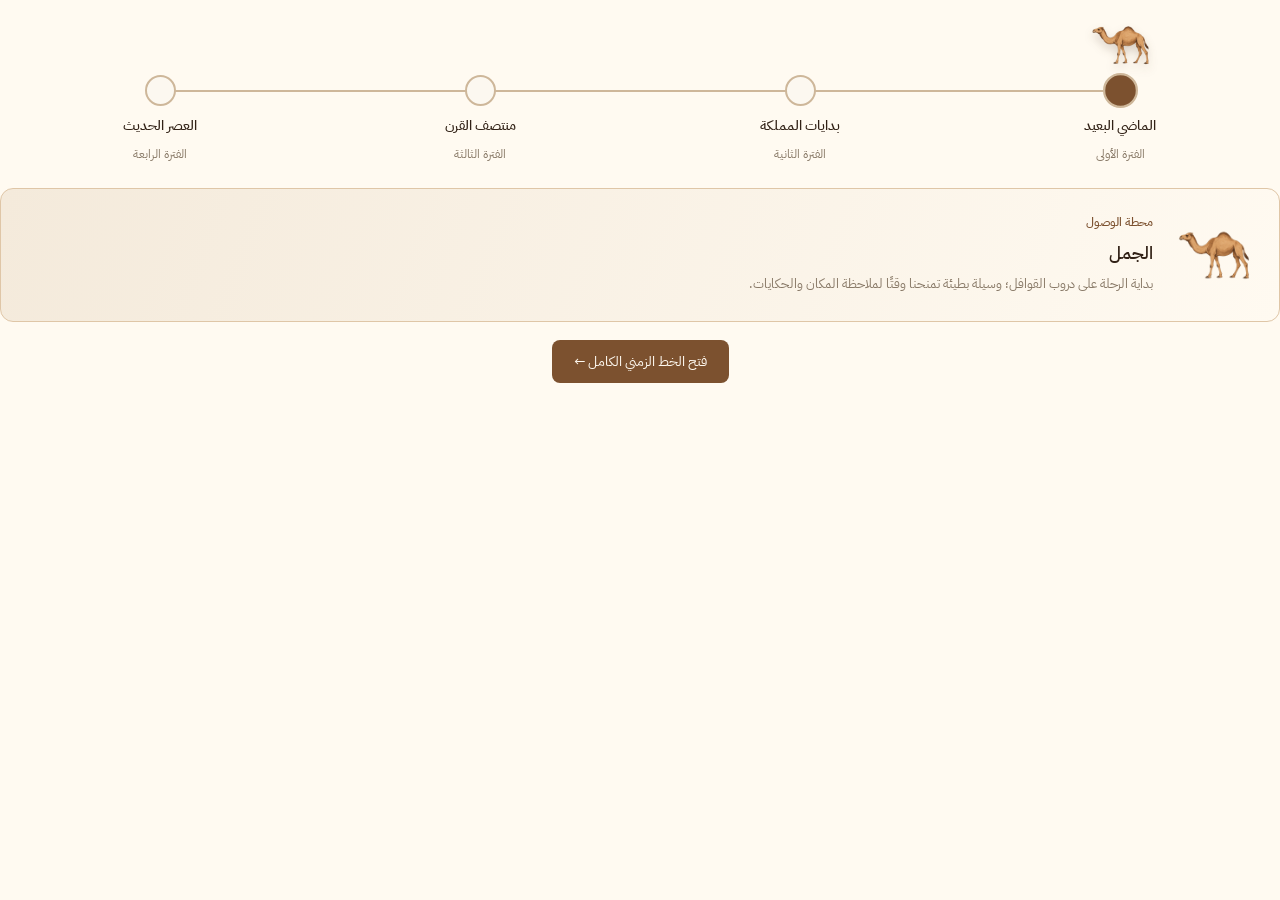
<file: timeline/home.html>
<!doctype html><html lang="ar" dir="rtl"><head><meta charset="utf-8"><meta name="viewport" content="width=device-width,initial-scale=1"><title>لمحة من الخط الزمني</title><link href="https://fonts.googleapis.com/css2?family=Amiri:wght@400&family=IBM+Plex+Sans+Arabic:wght@400;500;700&display=swap" rel="stylesheet"><link rel="stylesheet" href="styles.css"><style>html,body{margin:0;background:#fffaf1}#iyab-map{border:0;background:#fffaf1;padding:8px 0 10px}#iyab-map .arrival{margin-bottom:16px}#iyab-map .home-open{display:block;width:max-content;max-width:100%;margin:18px auto 0;text-decoration:none;background:#7c512f;color:#fffaf1;padding:11px 22px;border-radius:8px;font-size:14px}#iyab-map .timeline{margin-top:67px}</style></head><body><div id="iyab-map"><div class="timeline" id="iyab-timeline" role="group" aria-label="محطات الرحلة الزمنية"><span class="track"></span><span class="timeline-fill" id="iyab-progress"></span><span class="trail-layer" id="iyab-trail-layer" aria-hidden="true"></span><span class="runner" id="iyab-runner" aria-hidden="true"><img alt=""><span class="legs"></span></span><button type="button" class="station cursor-interaction active" aria-pressed="true"><span class="vehicle visible"><img alt=""></span><span class="dot"></span><strong>الماضي البعيد</strong><small>الفترة الأولى</small></button><button type="button" class="station cursor-interaction " aria-pressed="false"><span class="vehicle "><img alt=""></span><span class="dot"></span><strong>بدايات المملكة</strong><small>الفترة الثانية</small></button><button type="button" class="station cursor-interaction " aria-pressed="false"><span class="vehicle "><img alt=""></span><span class="dot"></span><strong>منتصف القرن</strong><small>الفترة الثالثة</small></button><button type="button" class="station cursor-interaction " aria-pressed="false"><span class="vehicle "><img alt=""></span><span class="dot"></span><strong>العصر الحديث</strong><small>الفترة الرابعة</small></button></div>
<article class="arrival" aria-live="polite"><img id="iyab-arrival-image" alt=""><div><span class="eyebrow">محطة الوصول</span><h2 id="iyab-arrival-title">الجمل</h2><p id="iyab-arrival-description"></p></div></article><a class="home-open" id="open-timeline" href="../timeline.html" target="_top">فتح الخط الزمني الكامل ←</a></div><script src="home.js"></script><script src="embed-size.js"></script><script src="../translations.js"></script><script src="../i18n.js"></script><script src="../site-integration.js"></script></body></html>
</file>
<file: styles.css>
:root {
  --paper: #fffaf1;
  --sand: #f4eadb;
  --sand-dark: #dfc6a7;
  --brown: #7a4f2c;
  --brown-dark: #2b1c13;
  --ink: #281d16;
  --muted: #796b60;
  --line: #aa9278;
  --white: #fffdf8;
  --shadow: 0 18px 48px rgb(67 39 20 / 13%);
  --display-font: "Amiri", serif;
  --body-font: "Alexandria", sans-serif;
}

* { box-sizing: border-box; }
html { scroll-behavior: smooth; }
body { margin: 0; background: var(--paper); color: var(--ink); font-family: var(--body-font); font-weight: 300; }
body.menu-open { overflow: hidden; }
a { color: inherit; text-decoration: none; }
button, input { font: inherit; }
button { color: inherit; }
img { display: block; max-width: 100%; }
.skip-link { position: fixed; inset: 12px auto auto 12px; z-index: 100; transform: translateY(-160%); background: var(--brown-dark); color: var(--white); padding: 10px 14px; }
.skip-link:focus { transform: translateY(0); }
.section-shell { width: min(1180px, calc(100% - 40px)); margin-inline: auto; }
.eyebrow { display: block; color: var(--brown); font-weight: 500; margin-bottom: 10px; }
.section-heading h2 { font-family: var(--display-font); font-size: clamp(2rem, 4vw, 3.35rem); font-weight: 700; line-height: 1.2; margin: 0; }
.section-heading p { color: var(--muted); line-height: 1.9; margin-bottom: 0; }
.section-heading.centered { text-align: center; }
.button { min-height: 48px; display: inline-flex; align-items: center; justify-content: center; gap: 10px; padding: 11px 19px; border: 1px solid var(--line); transition: transform .2s ease, background .2s ease, color .2s ease; }
.button:hover { transform: translateY(-3px); }
.button-primary { color: var(--white); background: var(--brown-dark); border-color: var(--brown-dark); }
.button-secondary { background: rgb(255 250 241 / 70%); }
.button-light { color: var(--brown-dark); background: var(--white); border-color: var(--white); }

/* Header C: compact panorama with a raised floating glass navigation */
.site-header { width: 100%; min-height: 118px; position: relative; overflow: hidden; margin: 0; background: var(--sand); border: 0; border-bottom: 1px solid rgb(170 146 120 / 52%); border-radius: 0; box-shadow: 0 5px 16px rgb(67 39 20 / 8%); }
.site-header::after { content: ""; position: absolute; z-index: 2; inset: 0 0 0 auto; width: 194px; background: linear-gradient(90deg, transparent, rgb(255 250 241 / 82%) 32%, rgb(255 250 241 / 97%)); border-left: 1px solid rgb(170 146 120 / 24%); }
.header-landscape { position: absolute; inset: 0; overflow: hidden; background: url("assets/header-c-background.png") center 28% / cover no-repeat; }
.header-landscape > * { display: none; }
.sun-disc { position: absolute; width: 120px; height: 120px; border-radius: 50%; background: rgb(214 178 132 / 38%); left: 45%; top: 42px; animation: sun-pulse 5s ease-in-out infinite; }
.mountain { position: absolute; bottom: 68px; width: 360px; height: 115px; border: 2px solid rgb(122 79 44 / 45%); border-bottom: 0; border-radius: 55% 45% 0 0; }
.mountain-one { left: 18%; transform: rotate(-5deg); }
.mountain-two { right: 8%; height: 85px; transform: rotate(7deg); }
.dune { position: absolute; left: -6%; right: -6%; height: 170px; border-radius: 48% 52% 0 0; border-top: 2px solid rgb(122 79 44 / 45%); }
.dune-one { bottom: -87px; }
.dune-two { bottom: -120px; opacity: .6; }
.palm { position: absolute; z-index: 1; bottom: 35px; width: 11px; height: 74px; background: var(--brown); opacity: .62; transform-origin: bottom; }
.palm::before, .hero-palm::before, .scene-palm::before { content: ""; position: absolute; width: 84px; height: 58px; right: 50%; top: -34px; transform: translateX(50%); background: var(--brown); clip-path: polygon(50% 45%, 0 8%, 39% 52%, 8% 79%, 44% 58%, 34% 100%, 52% 62%, 70% 100%, 59% 57%, 96% 78%, 62% 51%, 100% 9%); }
.palm-one { left: 8%; animation: palm-sway 5s ease-in-out infinite; }
.palm-two { right: 13%; height: 58px; transform: scale(.78); transform-origin: bottom; animation: palm-sway 6s ease-in-out .8s infinite; }
.village { position: absolute; bottom: 35px; height: 70px; background: rgb(122 79 44 / 30%); clip-path: polygon(0 100%, 0 45%, 14% 45%, 14% 19%, 28% 19%, 28% 61%, 43% 61%, 43% 33%, 57% 33%, 57% 8%, 72% 8%, 72% 52%, 84% 52%, 84% 28%, 100% 28%, 100% 100%); }
.village-one { width: 280px; left: 28%; }
.village-two { width: 180px; right: 25%; transform: scale(.75); transform-origin: bottom; }
.brand-panel { position: absolute; z-index: 4; top: 1px; right: 11px; width: 172px; height: 116px; display: flex; flex-direction: column; align-items: center; justify-content: center; }
.brand-mark { width: 102px; height: 92px; overflow: hidden; flex: 0 0 auto; }
.brand-mark img { width: 102px; max-width: none; height: auto; object-fit: contain; filter: drop-shadow(0 6px 13px rgb(73 43 22 / 10%)); }
.brand-tagline { width: 170px; margin-top: 1px; color: var(--brown-dark); font-family: var(--display-font); font-size: .8rem; line-height: 1.1; text-align: center; white-space: nowrap; letter-spacing: .06em; }
.header-divider-ornament { position: absolute; z-index: 6; top: 34px; right: 188px; width: 42px; height: 62px; pointer-events: none; }
.header-divider-ornament::before { content: ""; position: absolute; top: 24px; right: 4px; width: 13px; height: 13px; border: 1.5px solid var(--line); background: rgb(255 250 241 / 52%); transform: rotate(45deg); }
.header-divider-ornament::after { content: ""; position: absolute; top: 30px; right: 18px; left: 0; height: 1px; background: var(--line); }
.header-divider-ornament i { position: absolute; right: 8px; width: 6px; height: 6px; background: var(--sand-dark); transform: rotate(45deg); }
.header-divider-ornament i:first-child { top: 5px; }
.header-divider-ornament i:last-child { bottom: 5px; }
.header-capsule { position: absolute; z-index: 5; top: 36px; right: clamp(222px, 20vw, 250px); left: clamp(28px, 7vw, 82px); min-height: 54px; display: grid; grid-template-columns: 1fr auto; align-items: center; gap: 7px; padding: 5px 8px; background: linear-gradient(110deg, rgb(255 252 247 / 59%), rgb(255 248 237 / 76%)); border: 1px solid rgb(255 255 255 / 78%); border-radius: 13px; box-shadow: 0 9px 24px rgb(67 39 20 / 13%), inset 0 1px 0 rgb(255 255 255 / 78%); -webkit-backdrop-filter: blur(16px) saturate(120%); backdrop-filter: blur(16px) saturate(120%); }
.main-navigation { width: 100%; display: flex; justify-content: space-evenly; align-items: center; gap: clamp(10px, 1.6vw, 30px); }
.main-navigation a { position: relative; white-space: nowrap; padding: 8px 5px; font-weight: 400; font-size: .78rem; }
.main-navigation a::after { content: ""; position: absolute; height: 1px; right: -9px; left: -9px; bottom: 1px; background: var(--brown); transform: scaleX(0); transition: transform .2s ease; }
.main-navigation a.active::after { transform: scaleX(1); }
.main-navigation a.active::before { content: ""; position: absolute; z-index: 1; width: 8px; height: 8px; right: calc(50% - 4px); bottom: -2px; background: var(--brown); transform: rotate(45deg); }
.header-actions { display: flex; align-items: center; gap: 7px; direction: ltr; }
.header-actions button { min-height: 33px; border: 1px solid var(--line); background: rgb(255 250 241 / 24%); cursor: pointer; }
.search-button, .language-button { width: 33px; display: grid; place-items: center; padding: 0; }
.search-button { width: 112px; display: flex; align-items: center; justify-content: flex-start; gap: 8px; padding-inline: 13px; border-radius: 999px; }
.search-button span { color: rgb(40 29 22 / 54%); font-size: .7rem; font-weight: 300; }
.search-label-en { display: none; }
html[dir="rtl"] .search-button { direction: rtl; }
html[dir="ltr"] .search-button { direction: ltr; }
html[dir="ltr"] .search-label-ar { display: none; }
html[dir="ltr"] .search-label-en { display: inline; }
.language-button { border-radius: 9px; }
.search-button svg, .login-button svg { width: 18px; fill: none; stroke: currentColor; stroke-width: 1.6; }
.action-divider { width: 1px; height: 32px; background: var(--line); margin-inline: 3px; }
.login-button { display: flex; align-items: center; gap: 6px; padding: 0 11px; border-radius: 8px; background: var(--brown) !important; color: var(--white); border-color: var(--brown) !important; font-size: .76rem; }
.mobile-menu-button { display: none; }
.search-drawer { overflow: hidden; max-height: 0; opacity: 0; background: var(--sand); transition: max-height .35s ease, opacity .35s ease, padding .35s ease; }
.search-drawer.open { max-height: 130px; opacity: 1; padding: 18px 0; }
.search-form { width: min(850px, calc(100% - 40px)); margin-inline: auto; display: grid; grid-template-columns: 210px 1fr; align-items: center; gap: 15px; }
.search-form > div { display: grid; grid-template-columns: 1fr auto; }
.search-form input { min-width: 0; border: 1px solid var(--line); background: var(--white); padding: 13px; color: var(--ink); }
.search-form button { border: 0; padding: 0 24px; background: var(--brown-dark); color: var(--white); }

/* Hero */
.hero { min-height: 570px; position: relative; isolation: isolate; display: grid; grid-template-columns: 1.05fr .95fr; align-items: center; margin-top: 24px; background: var(--sand); overflow: hidden; }
.hero::after { content: ""; position: absolute; z-index: 3; inset: 0; pointer-events: none; background: linear-gradient(90deg, rgb(244 234 219 / 91%) 0%, rgb(244 234 219 / 70%) 39%, transparent 65%); }
.hero-content { padding: 78px 55px; position: relative; z-index: 6; }
.hero-content h1 { font-family: var(--display-font); font-size: clamp(4rem, 7vw, 6.3rem); line-height: 1.02; margin: 0 0 20px; font-weight: 700; }
.hero-content p { max-width: 590px; color: var(--muted); line-height: 2; font-size: 1.05rem; margin: 0 0 30px; padding-top: 30px; }
.hero-buttons { display: flex; gap: 11px; flex-wrap: wrap; }
.hero-buttons .button { border-radius: 10px; }
.hero-scenes { position: absolute; z-index: 0; inset: 0; overflow: hidden; pointer-events: none; }
.hero-scene { position: absolute; inset: 0; overflow: hidden; opacity: 0; visibility: hidden; transition: opacity .7s ease, visibility .7s ease; }
.hero-scene.active { opacity: 1; visibility: visible; }
.hero-scene:not(.active) * { animation-play-state: paused !important; }
.hero-scene-status { position: absolute; width: 1px; height: 1px; overflow: hidden; clip-path: inset(50%); white-space: nowrap; }
.hero-clock { width: 100%; min-height: 570px; position: relative; z-index: 5; display: grid; place-items: center; padding: 0; border: 0; background: transparent; cursor: pointer; -webkit-tap-highlight-color: transparent; }
.hero-clock:focus-visible { outline: 2px solid var(--brown); outline-offset: -20px; border-radius: 50%; }
.hero-clock::after { content: "اضغط للانتقال عبر الزمن"; position: absolute; z-index: 8; bottom: 35px; left: 50%; padding: 5px 12px; border: 1px solid rgb(122 79 44 / 30%); border-radius: 999px; background: rgb(255 250 241 / 72%); color: var(--brown); font-size: .63rem; white-space: nowrap; opacity: 0; transform: translate(-50%, 7px); transition: opacity .25s ease, transform .25s ease; }
.hero-clock:hover::after, .hero-clock:focus-visible::after { opacity: 1; transform: translate(-50%, 0); }
.clock-ring { position: absolute; z-index: 1; border: 3px solid var(--line); border-radius: 50%; box-shadow: inset 0 0 0 1px rgb(122 79 44 / 15%), 0 0 0 1px rgb(255 253 248 / 38%); animation: spin 28s linear infinite; }
.clock-ring::before { content: ""; position: absolute; inset: 10px; border-radius: 50%; background: repeating-conic-gradient(from 0deg, rgb(122 79 44 / 52%) 0deg 1deg, transparent 1deg 15deg); -webkit-mask: radial-gradient(circle, transparent 0 89%, #000 90%); mask: radial-gradient(circle, transparent 0 89%, #000 90%); }
.outer-ring { width: 420px; height: 420px; }
.outer-ring::after { content: ""; position: absolute; inset: 27px; border: 1px solid rgb(170 146 120 / 48%); border-radius: 50%; }
.inner-ring { width: 285px; height: 285px; animation-direction: reverse; animation-duration: 20s; }
.inner-ring::before { inset: 8px; background: repeating-conic-gradient(from 0deg, rgb(122 79 44 / 46%) 0deg 1deg, transparent 1deg 30deg); }
.inner-ring::after { content: ""; position: absolute; inset: 30px; border: 1px dashed rgb(122 79 44 / 33%); border-radius: 50%; }
.clock-ring i { position: absolute; width: 18px; height: 18px; border-radius: 50%; background: var(--brown); right: 8%; top: 14%; }
.clock-sun { position: relative; z-index: 2; width: 138px; height: 138px; border: 1px solid rgb(122 79 44 / 16%); border-radius: 50%; background: radial-gradient(circle at 38% 34%, #ead3b3, var(--sand-dark) 68%); box-shadow: 0 0 0 12px rgb(223 198 167 / 13%); animation: sun-pulse 5s ease-in-out infinite; }
.clock-sun::before { content: ""; position: absolute; inset: 16px; border: 1px solid rgb(122 79 44 / 28%); border-radius: 50%; box-shadow: inset 0 0 0 7px rgb(255 250 241 / 12%); }
.clock-sun::after { content: ""; position: absolute; inset: -23px; border-radius: 50%; background: repeating-conic-gradient(from 0deg, rgb(122 79 44 / 34%) 0deg 2deg, transparent 2deg 30deg); -webkit-mask: radial-gradient(circle, transparent 0 94%, #000 95%); mask: radial-gradient(circle, transparent 0 94%, #000 95%); }
.hero-clock-hands { position: absolute; z-index: 3; inset: 0; pointer-events: none; }
.hero-clock-hands i { position: absolute; left: 50%; bottom: 50%; display: block; width: 3px; border-radius: 999px; background: var(--brown-dark); transform-origin: 50% 100%; opacity: .78; }
.hero-hour-hand { height: 112px; transform: translateX(-50%) rotate(126deg); }
.hero-minute-hand { height: 158px; transform: translateX(-50%) rotate(42deg); }
.hero-clock-hands b { position: absolute; left: 50%; top: 50%; width: 15px; height: 15px; border: 3px solid var(--paper); border-radius: 50%; background: var(--brown); box-shadow: 0 0 0 2px var(--brown); transform: translate(-50%, -50%); }
.clock-roman { position: absolute; z-index: 2; font-family: var(--display-font); color: var(--brown); }
.roman-twelve { top: 89px; }.roman-three { right: 55px; }.roman-six { bottom: 89px; }.roman-nine { left: 48px; }
.hero-clock.is-turning .outer-ring { animation: hero-clock-turn .72s cubic-bezier(.3,.8,.35,1); }
.hero-clock.is-turning .inner-ring { animation: hero-clock-turn-reverse .72s cubic-bezier(.3,.8,.35,1); }

/* Scene 1: dawn caravan and oasis */
.hero-scene-dawn { background: linear-gradient(180deg, #f4e2c7 0%, #f7ecdc 53%, #e6c69c 100%); }
.dawn-glow { position: absolute; top: 42px; right: 17%; width: 165px; height: 165px; border-radius: 50%; background: radial-gradient(circle, rgb(255 245 220 / 92%) 0 22%, rgb(224 170 102 / 48%) 48%, transparent 72%); animation: dawn-breathe 6s ease-in-out infinite; }
.dawn-dune { position: absolute; right: -8%; left: 34%; height: 220px; border-radius: 52% 48% 0 0; border-top: 2px solid rgb(122 79 44 / 25%); }
.dawn-dune-one { bottom: -122px; background: rgb(222 188 143 / 35%); transform: rotate(-2deg); }
.dawn-dune-two { bottom: -158px; right: 18%; left: -10%; background: rgb(210 171 123 / 25%); transform: rotate(3deg); }
.dawn-oasis { position: absolute; z-index: 1; width: min(48%, 565px); right: 0; bottom: 58px; opacity: .52; filter: sepia(.14) saturate(.76) contrast(.92); }
.dawn-road { position: absolute; z-index: 1; right: 8%; left: 3%; bottom: 18px; height: 135px; border-top: 3px solid rgb(122 79 44 / 34%); border-radius: 48% 52% 0 0; transform: rotate(-2.8deg); -webkit-mask-image: linear-gradient(90deg, transparent, #000 10%, #000 90%, transparent); mask-image: linear-gradient(90deg, transparent, #000 10%, #000 90%, transparent); }
.dawn-road::after { content: ""; position: absolute; top: 13px; right: 2%; left: 2%; height: 80px; border-top: 1px dashed rgb(122 79 44 / 34%); border-radius: 48% 52% 0 0; }
.dawn-caravan { position: absolute; z-index: 2; left: 100%; bottom: 35px; width: 520px; max-width: none; opacity: 0; transform-origin: 50% 100%; filter: sepia(.1) saturate(.84); animation: caravan-arrival 18s ease-in-out infinite; }
.dawn-birds { position: absolute; z-index: 1; top: 95px; right: 41%; width: 120px; height: 38px; animation: birds-cross 14s linear infinite; }
.dawn-birds i { position: absolute; width: 23px; height: 10px; border-top: 2px solid rgb(73 43 22 / 48%); border-radius: 50%; transform: rotate(11deg); }
.dawn-birds i:nth-child(2) { right: 40px; top: 13px; transform: scale(.72) rotate(-8deg); }
.dawn-birds i:nth-child(3) { right: 79px; top: 2px; transform: scale(.52) rotate(10deg); }
.dawn-fire { position: absolute; z-index: 3; right: 39%; bottom: 102px; width: 30px; height: 35px; }
.dawn-fire i { position: absolute; inset: 0 7px 4px; border-radius: 65% 35% 58% 42%; background: #9e5c2e; transform: rotate(45deg); animation: fire-flicker 1.1s ease-in-out infinite alternate; }
.dawn-fire b { position: absolute; right: 0; left: 0; bottom: 0; height: 5px; border-radius: 50%; background: rgb(83 48 27 / 65%); box-shadow: 8px 1px 0 rgb(83 48 27 / 48%), -8px 1px 0 rgb(83 48 27 / 48%); }
.dawn-smoke { position: absolute; z-index: 2; right: calc(39% + 9px); bottom: 130px; width: 14px; height: 14px; border-radius: 50%; background: rgb(122 79 44 / 20%); opacity: 0; animation: dawn-smoke 4.8s ease-out infinite; }
.dawn-smoke-two { animation-delay: 1.6s; }.dawn-smoke-three { animation-delay: 3.2s; }

/* Scene 2: Souq Okaz, radio, bicycle and communications */
.hero-scene-okaz { background: linear-gradient(180deg, #f4dfc1 0%, #f7ecdd 49%, #dec09a 100%); }
.okaz-sun { position: absolute; top: 60px; right: 13%; width: 132px; height: 132px; border-radius: 50%; background: rgb(220 177 119 / 30%); box-shadow: 0 0 0 22px rgb(255 248 233 / 16%); animation: dawn-breathe 5.5s ease-in-out infinite; }
.okaz-mountain { position: absolute; bottom: 135px; border: 2px solid rgb(122 79 44 / 20%); border-bottom: 0; border-radius: 52% 48% 0 0; }
.okaz-mountain-one { right: -55px; width: 430px; height: 160px; transform: rotate(5deg); }
.okaz-mountain-two { right: 28%; width: 330px; height: 115px; transform: rotate(-5deg); }
.okaz-market-gate { position: absolute; z-index: 2; right: 17%; bottom: 112px; width: 196px; height: 195px; border: 3px solid rgb(122 79 44 / 45%); border-bottom: 0; border-radius: 92px 92px 0 0; background: rgb(255 250 241 / 12%); }
.okaz-market-gate::before, .okaz-market-gate::after { content: ""; position: absolute; bottom: 0; width: 24px; height: 222px; background: repeating-linear-gradient(0deg, #7a4f2c 0 12px, #9d7049 12px 18px); }
.okaz-market-gate::before { right: -15px; }.okaz-market-gate::after { left: -15px; }
.okaz-market-gate b { position: absolute; top: 23px; right: 50%; width: 144px; padding: 7px; border: 2px solid rgb(122 79 44 / 40%); background: rgb(255 250 241 / 72%); font-family: var(--display-font); font-size: 1.5rem; text-align: center; transform: translateX(50%); }
.okaz-stall { position: absolute; z-index: 2; bottom: 89px; width: 142px; height: 124px; border: 2px solid rgb(122 79 44 / 37%); background: rgb(255 250 241 / 46%); }
.okaz-stall::before { content: ""; position: absolute; right: -3px; left: -3px; top: -26px; height: 29px; border: 2px solid rgb(122 79 44 / 37%); background: repeating-linear-gradient(90deg, rgb(122 79 44 / 72%) 0 18px, rgb(255 250 241 / 75%) 18px 36px); transform-origin: top; animation: awning-sway 4s ease-in-out infinite; }
.okaz-stall b { position: absolute; top: 19px; right: 0; left: 0; color: var(--brown); font-family: var(--display-font); text-align: center; }
.okaz-stall i { position: absolute; right: 21px; left: 21px; bottom: 18px; height: 43px; border: 1px solid rgb(122 79 44 / 35%); background: repeating-linear-gradient(90deg, rgb(122 79 44 / 18%) 0 7px, transparent 7px 14px); }
.stall-cloth { right: 38%; }.stall-crafts { right: 55%; transform: scale(.86); transform-origin: bottom; }
.okaz-poetry { position: absolute; z-index: 2; right: 6%; bottom: 70px; width: 105px; height: 92px; border-bottom: 5px solid rgb(122 79 44 / 42%); }
.okaz-poetry i { position: absolute; right: 42px; bottom: 4px; width: 21px; height: 70px; border-radius: 14px 14px 0 0; background: rgb(122 79 44 / 36%); }
.okaz-poetry b { position: absolute; right: -5px; bottom: -28px; width: 116px; color: var(--brown); font-family: var(--display-font); font-size: .77rem; text-align: center; }
.okaz-pole { position: absolute; z-index: 1; top: 39px; left: 29%; width: 9px; height: 390px; background: rgb(91 59 34 / 47%); }
.okaz-pole::before { content: ""; position: absolute; top: 22px; left: -58px; width: 125px; height: 6px; background: rgb(91 59 34 / 47%); }
.okaz-pole i, .okaz-pole b { position: absolute; top: 14px; width: 15px; height: 15px; border: 2px solid rgb(91 59 34 / 55%); border-radius: 50%; }
.okaz-pole i { left: -44px; }.okaz-pole b { right: -44px; }
.okaz-wire { position: absolute; z-index: 1; top: 67px; height: 110px; border-top: 2px solid rgb(91 59 34 / 36%); border-radius: 50%; }
.wire-one { left: -5%; width: 39%; transform: rotate(3deg); }.wire-two { left: 29%; width: 76%; transform: rotate(-2deg); }
.okaz-bulb { position: absolute; z-index: 2; top: 99px; width: 10px; height: 13px; border-radius: 50% 50% 45% 45%; background: #b67636; box-shadow: 0 0 13px rgb(205 142 72 / 44%); animation: bulb-glow 2.2s ease-in-out infinite alternate; }
.bulb-one { left: 15%; }.bulb-two { left: 48%; animation-delay: .7s; }.bulb-three { left: 73%; animation-delay: 1.4s; }
.okaz-radio { position: absolute; z-index: 4; left: 23%; bottom: 82px; width: 92px; height: 65px; border: 3px solid rgb(66 42 27 / 60%); border-radius: 8px; background: linear-gradient(135deg, #9c6b42, #684126); box-shadow: 0 8px 16px rgb(67 39 20 / 15%); }
.okaz-radio::before { content: ""; position: absolute; top: -35px; left: 12px; width: 2px; height: 38px; background: rgb(66 42 27 / 70%); transform: rotate(-14deg); transform-origin: bottom; }
.okaz-radio i { position: absolute; right: 10px; top: 13px; width: 33px; height: 33px; border: 2px solid #d7b58d; border-radius: 50%; background: repeating-conic-gradient(#d7b58d 0 3deg, transparent 3deg 18deg); }
.okaz-radio b, .okaz-radio em { position: absolute; left: 9px; width: 23px; height: 4px; border-radius: 4px; background: #dfc39e; }
.okaz-radio b { top: 17px; }.okaz-radio em { top: 31px; }
.okaz-radio::after { content: ""; position: absolute; inset: -16px -18px; border: 2px solid rgb(122 79 44 / 23%); border-left-color: transparent; border-bottom-color: transparent; border-radius: 50%; animation: radio-wave 2s ease-out infinite; }
.okaz-road { position: absolute; z-index: 1; right: 2%; left: 2%; bottom: 18px; height: 80px; border-top: 3px solid rgb(122 79 44 / 35%); border-radius: 50%; -webkit-mask-image: linear-gradient(90deg, transparent, #000 8%, #000 92%, transparent); mask-image: linear-gradient(90deg, transparent, #000 8%, #000 92%, transparent); }
.okaz-road::after { content: ""; position: absolute; top: 16px; right: 0; left: 0; border-top: 1px dashed rgb(122 79 44 / 34%); }
.okaz-bike { position: absolute; z-index: 4; left: -130px; bottom: 23px; width: 105px; height: 62px; animation: bicycle-cross 13s linear infinite; }
.okaz-bike i, .okaz-bike b { position: absolute; bottom: 0; width: 39px; height: 39px; border: 3px solid rgb(67 39 20 / 69%); border-radius: 50%; background: radial-gradient(circle, transparent 0 17px, rgb(67 39 20 / 16%) 18px); }
.okaz-bike i { left: 0; }.okaz-bike b { right: 0; }
.okaz-bike em { position: absolute; left: 28px; bottom: 19px; width: 49px; height: 29px; border: 3px solid rgb(122 79 44 / 76%); clip-path: polygon(0 100%, 35% 0, 100% 100%, 38% 76%); transform: skewX(-8deg); }

/* Scene 3: present-day Riyadh */
.hero-scene-present { background: linear-gradient(180deg, #f1dfc7 0%, #f7eee1 58%, #dfc29d 100%); }
.present-kafd { position: absolute; z-index: 1; width: min(48%, 555px); right: 1.5%; bottom: -58px; opacity: .5; filter: sepia(.22) saturate(.6) contrast(.92); }
.present-road { position: absolute; z-index: 2; right: -5%; left: -5%; bottom: 7px; height: 112px; border-top: 3px solid rgb(122 79 44 / 38%); border-bottom: 2px solid rgb(122 79 44 / 24%); background: linear-gradient(180deg, rgb(255 250 241 / 12%), rgb(170 146 120 / 16%)); transform: perspective(400px) rotateX(18deg); -webkit-mask-image: linear-gradient(90deg, transparent, #000 7%, #000 93%, transparent); mask-image: linear-gradient(90deg, transparent, #000 7%, #000 93%, transparent); }
.present-road i, .present-road b { position: absolute; right: 4%; left: 4%; border-top: 2px dashed rgb(122 79 44 / 32%); }
.present-road i { top: 34px; }.present-road b { top: 70px; }
.present-car { position: absolute; z-index: 5; right: -260px; bottom: 18px; width: 225px; max-width: none; opacity: 0; filter: sepia(.2) saturate(.65) contrast(.95); animation: ceer-drive 14s linear infinite; }
.present-cloud { position: absolute; z-index: 1; width: 118px; height: 22px; border-radius: 50%; background: rgb(214 181 143 / 42%); }
.present-cloud::before, .present-cloud::after { content: ""; position: absolute; bottom: 2px; border-radius: 50%; background: inherit; }
.present-cloud::before { left: 18px; width: 44px; height: 35px; }.present-cloud::after { right: 16px; width: 52px; height: 43px; }
.present-cloud-one { top: 75px; left: -150px; animation: present-cloud 24s linear infinite; }
.present-cloud-two { top: 160px; left: -260px; transform: scale(.75); animation: present-cloud-small 31s linear 5s infinite; }
.present-cloud-three { top: 255px; left: -340px; transform: scale(.55); animation: present-cloud-small 37s linear 10s infinite; }

/* Approved hero demos: exact shared layout and original scene geometry */
.hero { width: min(1900px, calc(100% - 120px)); min-height: 0; aspect-ratio: 1180 / 570; display: block; color: #281b14; background: #f5ead9; font-family: Tahoma, Arial, sans-serif; }
.hero-stage-scale { position: absolute; inset: 0 auto auto 50%; width: 1180px; height: 570px; transform: translateX(-50%) scale(var(--hero-scale, 1)); transform-origin: top center; }
.hero::after { content: none; }
.hero-clock::after { content: "اضغط للانتقال عبر الزمن"; position: absolute; z-index: 8; bottom: -2px; left: 50%; padding: 5px 12px; border: 1px solid rgb(122 79 44 / 30%); border-radius: 999px; background: rgb(255 250 241 / 82%); color: #87562f; font-size: 12px; white-space: nowrap; opacity: 1; transform: translateX(-50%); }
.hero-content { position: absolute; z-index: 20; top: 74px; left: 6%; width: 43%; padding: 0; text-align: center; }
.hero-content .eyebrow { color: #87562f; font-size: 17px; }
.hero-content h1 { margin: 8px 0 31px; font-family: Georgia, "Times New Roman", serif; font-size: clamp(4.1rem, 7vw, 6rem); font-weight: 500; line-height: 1.18; }
.hero-content p { max-width: 520px; margin: 0 auto; padding-top: 0; color: #786b61; font-size: 16px; line-height: 2; }
.hero-buttons { justify-content: center; gap: 11px; margin-top: 28px; }
.hero-buttons .button { min-height: 58px; padding: 0 26px; border-color: #ac8d6c; border-radius: 11px; font-size: 16px; }
.hero-buttons .button-primary { min-width: 190px; color: #fff8ee; border-color: #2d1b12; background: #2d1b12; }
.hero-buttons .button-secondary { min-width: 225px; color: #281b14; background: rgb(250 244 234 / 93%); }
.hero-scenes { z-index: 1; }
.hero-scene { z-index: 1; opacity: 0; visibility: hidden; transition: opacity .7s ease, visibility .7s ease; }
.hero-scene-dawn.active { opacity: .46; visibility: visible; }
.hero-scene-okaz.active { opacity: .5; visibility: visible; }
.hero-scene-present.active { opacity: 1; visibility: visible; }

/* Exact clock from the approved demos */
.hero-clock { position: absolute; z-index: 18; top: 55px; right: 6%; width: 440px; max-width: 47%; min-height: 0; aspect-ratio: 1; padding: 0; color: #87562f; background: transparent; }
.hero-clock:focus-visible { outline: 2px solid #87562f; outline-offset: 5px; border-radius: 50%; }
.clock-ring { position: absolute; left: 50%; top: 50%; border: 3px solid #a8947e; border-radius: 50%; box-shadow: none; transform: translate(-50%, -50%); }
.clock-ring::before, .outer-ring::after, .inner-ring::after { content: none; }
.outer-ring { width: 91%; height: 91%; animation: approved-ring 27s linear infinite; }
.inner-ring { width: 61%; height: 61%; animation: approved-ring 27s linear infinite reverse; }
.clock-ring i { width: 16px; height: 16px; background: #986132; }
.outer-ring i { right: 8%; top: auto; bottom: 9%; }
.inner-ring i { left: 13%; right: auto; top: 8%; }
.clock-etched-ring { position: absolute; left: 50%; top: 50%; width: 43%; height: 43%; border: 1px dashed rgb(135 86 47 / 38%); border-radius: 50%; box-shadow: 0 0 0 12px rgb(222 193 155 / 13%), 0 0 0 22px rgb(168 148 126 / 10%); transform: translate(-50%, -50%); }
.clock-ticks { position: absolute; left: 50%; top: 50%; width: 78%; height: 78%; border-radius: 50%; background: repeating-conic-gradient(from -1deg, rgb(112 67 35 / 65%) 0 1deg, transparent 1deg 15deg); -webkit-mask: radial-gradient(circle, transparent 0 46%, #000 47% 50%, transparent 51%); mask: radial-gradient(circle, transparent 0 46%, #000 47% 50%, transparent 51%); transform: translate(-50%, -50%); opacity: .72; }
.clock-sun { position: absolute; left: 50%; top: 50%; width: 29%; height: 29%; border: 1px solid rgb(135 86 47 / 22%); border-radius: 50%; background: radial-gradient(circle at 39% 34%, #ead4b6 0 20%, #dfc39e 21% 69%, #cfaa7d 70%); box-shadow: 0 0 0 9px rgb(222 195 158 / 16%), inset 0 0 0 8px rgb(255 247 235 / 18%); transform: translate(-50%, -50%); animation: none; }
.clock-sun::before, .clock-sun::after { content: none; }
.hero-clock-hands { position: absolute; z-index: 4; left: 50%; top: 50%; right: auto; bottom: auto; width: 0; height: 0; }
.hero-clock-hands i { left: -2px; bottom: -2px; width: 4px; background: #5c4a40; opacity: 1; }
.hero-hour-hand { height: 85px; transform: rotate(48deg); }
.hero-minute-hand { height: 112px; transform: rotate(128deg); }
.hero-clock-hands b { left: -8px; top: -8px; width: 16px; height: 16px; border: 4px solid #87562f; background: #f7ead8; box-shadow: none; transform: none; }
.clock-gem { position: absolute; z-index: 4; width: 9px; height: 9px; border: 2px solid rgb(135 86 47 / 70%); background: #ead4b6; transform: rotate(45deg); }
.gem-one { left: 20%; top: 29%; }.gem-two { right: 18%; top: 43%; }.gem-three { left: 43%; bottom: 13%; }
.clock-roman { font-family: Georgia, serif; color: #704323; }
.roman-twelve { top: 4%; left: 50%; transform: translateX(-50%); }.roman-three { right: 0; top: 48%; }.roman-six { bottom: 3%; left: 50%; transform: translateX(-50%); }.roman-nine { left: 0; top: 48%; }
.clock-click-wave { position: absolute; left: 50%; top: 50%; width: 84%; height: 84%; border: 2px solid rgb(112 67 35 / 24%); border-radius: 50%; opacity: 0; transform: translate(-50%, -50%) scale(.5); }
.hero-clock.is-turning { animation: approved-clock-breathe .9s ease; }
.hero-clock.is-turning .outer-ring { animation: approved-turn .9s ease; }
.hero-clock.is-turning .inner-ring { animation: approved-turn-back .9s ease; }
.hero-clock.is-turning .clock-click-wave { animation: approved-click-wave .9s ease-out; }

/* Exact approved demo 1: dawn caravan */
.hero-scene-dawn { background: linear-gradient(180deg, #f7ecdc 0%, #f4e7d5 58%, #efdfca 100%); }
.dawn-sun { position: absolute; right: 18%; top: 45px; width: 188px; height: 188px; border-radius: 50%; background: rgb(217 166 102 / 26%); box-shadow: 0 0 70px 30px rgb(226 184 126 / 18%); animation: approved-sun-rise 18s ease-in-out infinite alternate; }
.dawn-glow { position: absolute; right: -3%; top: 0; width: 58%; height: 68%; background: radial-gradient(ellipse at 62% 42%, rgb(231 189 126 / 22%), transparent 70%); }
.dawn-dune { position: absolute; right: -4%; border: 0; border-top: 2px solid rgb(135 86 47 / 29%); border-radius: 50%; transform-origin: center; }
.dawn-dune-one { bottom: 69px; width: 62%; height: 170px; background: none; transform: rotate(-3deg); }.dawn-dune-two { right: -4%; left: auto; bottom: 35px; width: 54%; height: 129px; background: none; transform: rotate(2deg); }.dawn-dune-three { right: 26%; bottom: 15px; width: 80%; height: 100px; transform: rotate(-1deg); opacity: .62; }
.dawn-oasis { position: absolute; z-index: 3; right: 0; bottom: 65px; width: min(52%, 540px); height: auto; opacity: 1; filter: sepia(.07) saturate(.86) contrast(.96); animation: approved-oasis-breathe 8s ease-in-out infinite; }
.dawn-fabric { position: absolute; z-index: 4; width: 32px; height: 48px; border: 2px solid rgb(107 73 49 / 75%); border-left: 0; border-radius: 0 5px 9px 0; background: repeating-linear-gradient(180deg, rgb(124 77 49 / 52%) 0 7px, rgb(224 190 145 / 45%) 7px 14px); transform-origin: top right; animation: approved-fabric-sway 3.6s ease-in-out infinite; }
.dawn-fabric-one { right: 12%; bottom: 174px; }.dawn-fabric-two { right: 43%; bottom: 164px; animation-delay: 1.1s; transform: scale(.8); }
.dawn-fire { position: absolute; z-index: 4; right: 31%; bottom: 91px; width: 52px; height: 25px; border-radius: 50%; background: rgb(222 150 73 / 28%); box-shadow: 0 0 25px 14px rgb(211 139 68 / 18%); animation: approved-fire-pulse 2s ease-in-out infinite; }
.dawn-fire i, .dawn-fire b { display: none; }
.dawn-smoke { z-index: 5; right: 33%; bottom: 116px; background: rgb(152 126 102 / 22%); filter: blur(2px); animation: approved-smoke-rise 5.4s ease-out infinite; }
.dawn-smoke-one { width: 23px; height: 28px; }.dawn-smoke-two { width: 31px; height: 37px; animation-delay: 1.7s; }.dawn-smoke-three { width: 19px; height: 25px; animation-delay: 3.5s; }
.dawn-bird { position: absolute; z-index: 2; width: 26px; height: 10px; border-top: 2px solid #76563e; border-radius: 50%; animation: approved-bird-fly 17s linear infinite; }
.dawn-bird::after { content: ""; position: absolute; right: -22px; top: -2px; width: 24px; height: 10px; border-top: 2px solid #76563e; border-radius: 50%; transform: scaleX(-1); }
.dawn-bird-one { top: 87px; left: -60px; }.dawn-bird-two { top: 138px; left: -140px; transform: scale(.72); animation-delay: 4s; }.dawn-bird-three { top: 196px; left: -220px; transform: scale(.55); animation-delay: 9s; }
.dawn-road { position: absolute; z-index: 4; left: 0; right: 0; bottom: 0; height: 144px; overflow: hidden; border: 0; border-radius: 0; transform: none; -webkit-mask-image: linear-gradient(90deg, transparent, #000 12%, #000 88%, transparent); mask-image: linear-gradient(90deg, transparent, #000 12%, #000 88%, transparent); }
.dawn-road::before { content: ""; position: absolute; left: -5%; right: -5%; bottom: -41px; height: 128px; border-top: 3px solid rgb(135 86 47 / 50%); border-radius: 50%; background: rgb(166 125 86 / 4.5%); }.dawn-road::after { content: none; }
.dawn-road i { position: absolute; left: 0; right: 0; bottom: 34px; border-top: 2px dashed rgb(146 106 72 / 42%); }.dawn-road b { position: absolute; left: 0; right: 0; bottom: 68px; border-top: 1px solid rgb(135 86 47 / 25%); }
.dawn-caravan-track { position: absolute; z-index: 7; left: 0; right: 0; bottom: 0; height: 185px; overflow: hidden; -webkit-mask-image: linear-gradient(90deg, transparent 0, #000 9%, #000 91%, transparent 100%); mask-image: linear-gradient(90deg, transparent 0, #000 9%, #000 91%, transparent 100%); }
.dawn-caravan { position: absolute; left: 0; bottom: 12px; width: 480px; height: auto; max-width: none; opacity: 0; filter: sepia(.12) saturate(.8) drop-shadow(0 12px 8px rgb(84 54 33 / 18%)); transform-origin: center bottom; animation: approved-caravan-arrive 22s linear infinite; }
.dawn-trail-dust { position: absolute; left: 63%; bottom: 16px; width: 180px; height: 31px; border-radius: 50%; background: rgb(191 151 105 / 28%); filter: blur(5px); animation: approved-trail-dust 22s linear infinite; }
.dawn-sand-wave { position: absolute; z-index: 6; left: 50%; bottom: 13px; width: 60%; height: 70px; border-top: 3px solid rgb(157 114 76 / 42%); border-radius: 50%; opacity: 0; transform: translateX(-50%) scale(.35); }
.hero.scene-changing .dawn-sand-wave { animation: approved-sand-wave .9s ease-out; }

/* Exact approved demo 2: Souq Okaz */
.hero-scene-okaz { background: #f5ead9; }
.okaz-sun { right: 17%; top: 62px; width: 178px; height: 178px; background: rgb(213 174 122 / 24%); box-shadow: none; animation: none; }
.okaz-dune { position: absolute; right: -4%; border: 2px solid rgb(135 86 47 / 25%); border-left: 0; border-bottom: 0; border-radius: 50%; }.okaz-dune-a { bottom: 55px; width: 58%; height: 150px; transform: rotate(-3deg); }.okaz-dune-b { bottom: 27px; width: 49%; height: 108px; transform: rotate(2deg); }
.okaz-market-gate { position: absolute; z-index: auto; right: 13%; bottom: 115px; width: 265px; height: 205px; border: 4px solid #78573f; border-bottom: 0; border-radius: 0; background: #ba916b; }
.okaz-market-gate::before, .okaz-market-gate::after { top: -34px; width: 84px; height: 38px; border: 4px solid #78573f; border-bottom: 0; background: #c9a17a; }.okaz-market-gate::before { left: -4px; right: auto; }.okaz-market-gate::after { right: -4px; left: auto; }
.okaz-market-gate > b { z-index: 2; left: 22%; right: 22%; top: 17px; width: auto; padding: 7px; border: 2px solid #78573f; background: #ead0aa; font-family: inherit; font-size: 16px; font-weight: 400; transform: none; }.okaz-market-gate > span { position: absolute; left: 50%; bottom: 0; width: 38%; height: 62%; border: 4px solid #78573f; border-bottom: 0; border-radius: 55px 55px 0 0; background: rgb(245 234 217 / 65%); transform: translateX(-50%); }.okaz-market-gate > i { position: absolute; top: 72px; width: 28px; height: 28px; border: 3px solid #78573f; transform: rotate(45deg); }.okaz-market-gate > i:first-of-type { left: 20px; }.okaz-market-gate > i:last-of-type { right: 20px; }
.okaz-stall { z-index: auto; bottom: 115px; width: 155px; height: 137px; border: 3px solid #795840; background: #c7a07a; }.okaz-stall-one { right: 2%; }.okaz-stall-two { right: 39%; transform: none; }.okaz-stall::before { left: -7px; right: -7px; top: -28px; height: 31px; border: 3px solid #795840; background: repeating-linear-gradient(135deg, #815d43 0 13px, #e2c39b 13px 26px); transform: skewX(-6deg); animation: none; }.okaz-stall > b { left: 20%; right: 20%; top: 14px; color: inherit; font-family: inherit; font-size: 13px; font-weight: 400; }.okaz-stall > i { position: absolute; bottom: 0; width: 32%; height: 63px; border: 2px solid #795840; border-bottom: 0; background: rgb(239 220 191 / 35%); }.okaz-stall > i:first-of-type { left: 11%; right: auto; }.okaz-stall > i:last-of-type { right: 11%; left: auto; }.okaz-stall > em { position: absolute; left: 13%; right: 13%; bottom: 22px; height: 18px; background: repeating-linear-gradient(90deg, #78573f 0 3px, transparent 3px 12px); }
.okaz-poetry { z-index: auto; right: 26%; bottom: 93px; width: 150px; height: 33px; border: 3px solid #76543d; background: #b88d65; }.okaz-poetry span { position: absolute; left: 50%; bottom: 31px; width: 5px; height: 112px; background: #76543d; }.okaz-poetry span::before { content: ""; position: absolute; left: -18px; top: -4px; width: 42px; border-top: 4px solid #76543d; }.okaz-poetry i { position: absolute; left: 46%; right: auto; bottom: 74px; width: 27px; height: 35px; border: 2px solid #76543d; border-radius: 50% 50% 12px 12px; background: none; }.okaz-poetry b { position: absolute; left: 42%; right: auto; bottom: 37px; width: 38px; height: 40px; border-left: 3px solid #76543d; border-right: 3px solid #76543d; }
.okaz-pole { z-index: auto; top: auto; right: 50%; left: auto; bottom: 96px; width: 7px; height: 330px; background: #654a38; }.okaz-pole::before { content: ""; position: absolute; left: -57px; top: 18px; width: 120px; border-top: 5px solid #654a38; }.okaz-pole > i { position: absolute; top: 9px; width: 13px; height: 13px; border: 2px solid #654a38; border-radius: 50%; background: #d7b98f; }.okaz-pole > i:nth-child(1) { left: -52px; }.okaz-pole > i:nth-child(2) { left: -3px; }.okaz-pole > i:nth-child(3) { right: -52px; }.okaz-pole > b { position: absolute; top: 41px; width: 11px; height: 11px; border-radius: 50%; background: #806047; }.okaz-pole > b:nth-of-type(1) { left: -32px; }.okaz-pole > b:nth-of-type(2) { right: -32px; }.okaz-pole > span { position: absolute; left: -15px; bottom: 0; width: 37px; height: 60px; border: 3px solid #654a38; border-bottom: 0; transform: skew(-7deg); }
.okaz-wire { z-index: auto; top: auto; right: 50%; left: auto; width: 49%; height: 105px; border-top: 2px solid #654a38; border-radius: 50%; transform-origin: right center; }.okaz-wire-top { top: 103px; transform: rotate(4deg); animation: approved-wire-sway 6s ease-in-out infinite; }.okaz-wire-bottom { top: 126px; transform: rotate(6deg); animation: approved-wire-sway-two 7s ease-in-out infinite; }
.okaz-bulb { position: absolute; z-index: auto; top: 154px; width: 13px; height: 18px; border-radius: 50%; background: #e0aa5f; box-shadow: 0 0 25px 11px rgb(219 168 84 / 28%); animation: approved-bulb-glow 3.7s ease-in-out infinite; }.okaz-bulb::before { content: ""; position: absolute; left: 6px; bottom: 16px; height: 54px; border-left: 1px solid #654a38; }.okaz-bulb-one { right: 23%; left: auto; }.okaz-bulb-two { right: 41%; left: auto; animation-delay: 1.2s; }
.okaz-radio { z-index: 5; right: 5%; left: auto; bottom: 81px; width: 105px; height: 76px; border: 4px solid #6d503c; border-radius: 9px; background: #bd9168; box-shadow: inset 0 0 0 3px rgb(239 214 181 / 25%); }.okaz-radio::before { content: ""; position: absolute; left: 14px; top: 13px; width: 50px; height: 43px; border: 2px solid #6d503c; border-radius: 50%; background: repeating-radial-gradient(circle, #6d503c 0 1px, transparent 1px 5px); }.okaz-radio::after { content: none; }.okaz-radio > i, .okaz-radio > b { position: absolute; right: 11px; left: auto; width: 14px; height: 14px; border: 2px solid #6d503c; border-radius: 50%; background: #d9b78d; }.okaz-radio > i { top: 12px; }.okaz-radio > b { top: auto; bottom: 12px; }.okaz-radio > em { position: absolute; left: 24px; top: -51px; width: auto; height: 52px; border-left: 3px solid #6d503c; background: none; transform: rotate(-26deg); transform-origin: bottom; }.okaz-radio > span { position: absolute; left: 10px; right: 10px; bottom: -13px; height: 10px; border: 2px solid #6d503c; background: #8f684a; }
.okaz-radio-wave { position: absolute; z-index: 4; right: 5%; bottom: 104px; border: 3px solid #956b49; border-right: 0; border-bottom: 0; border-radius: 50%; opacity: 0; animation: approved-radio-pulse 3s ease-out infinite; }.okaz-wave-one { width: 100px; height: 100px; }.okaz-wave-two { width: 145px; height: 145px; animation-delay: 1s; }.okaz-wave-three { width: 190px; height: 190px; animation-delay: 2s; }
.okaz-road { z-index: 3; left: 0; right: 0; bottom: 0; height: 126px; overflow: hidden; border: 0; border-radius: 0; -webkit-mask-image: linear-gradient(90deg, transparent, #000 12%, #000 88%, transparent); mask-image: linear-gradient(90deg, transparent, #000 12%, #000 88%, transparent); }.okaz-road::before { content: ""; position: absolute; left: -5%; right: -5%; bottom: -40px; height: 116px; border-top: 3px solid #916d50; border-radius: 50%; background: rgb(141 105 76 / 5%); }.okaz-road::after { content: none; }.okaz-road > i { position: absolute; left: 0; right: 0; bottom: 30px; border-top: 2px dashed #b28d69; }.okaz-road > b { position: absolute; left: 0; right: 0; bottom: 56px; border-top: 1px solid rgb(117 81 55 / 28%); }
.okaz-bike { z-index: 7; left: 100%; bottom: 27px; width: 124px; height: 70px; animation: approved-bike-ride 15s linear infinite; }.okaz-bike > i { position: absolute; bottom: 0; width: 46px; height: 46px; border: 4px solid #624938; border-radius: 50%; background: radial-gradient(circle, transparent 0 44%, #624938 45% 48%, transparent 49%); }.okaz-bike > i:first-child { left: 0; }.okaz-bike > i:nth-child(2) { right: 0; }.okaz-bike > b { position: absolute; left: 24px; top: 15px; width: 62px; height: 37px; border: 0; border-left: 4px solid #624938; border-bottom: 4px solid #624938; background: none; transform: skew(-28deg); }.okaz-bike > em { position: absolute; left: 57px; top: 2px; width: auto; height: 42px; border: 0; border-left: 4px solid #624938; transform: rotate(-18deg); }.okaz-bike > span { position: absolute; left: 51px; top: 1px; width: 31px; border-top: 4px solid #624938; transform: rotate(6deg); }
.okaz-dust { position: absolute; z-index: 6; bottom: 30px; width: 130px; height: 23px; border-radius: 50%; background: rgb(191 151 105 / 30%); filter: blur(3px); animation: approved-dust-drift 8s linear infinite; }.okaz-dust-one { right: 8%; }.okaz-dust-two { right: 31%; animation-delay: 2.6s; }

/* Exact approved demo 3: KAFD and Ceer */
.hero-scene-present { background: #f5ead9; }
.present-kafd { right: 1.5%; bottom: 74px; width: min(50%, 520px); opacity: .52; filter: sepia(.08) saturate(.9) contrast(1.05); }
.present-road { position: absolute; z-index: 3; right: 0; left: auto; bottom: 0; width: 100%; height: 145px; overflow: hidden; border: 0; background: none; transform: none; -webkit-mask-image: linear-gradient(90deg, transparent 0%, rgb(0 0 0 / 32%) 7%, #000 18%, #000 82%, rgb(0 0 0 / 32%) 93%, transparent 100%); mask-image: linear-gradient(90deg, transparent 0%, rgb(0 0 0 / 32%) 7%, #000 18%, #000 82%, rgb(0 0 0 / 32%) 93%, transparent 100%); }
.present-road::before { content: ""; position: absolute; left: -8%; right: -8%; bottom: -44px; height: 142px; border-top: 3px solid rgb(135 86 47 / 58%); border-radius: 50% 50% 0 0; background: linear-gradient(180deg, rgb(213 191 162 / 15%), rgb(164 133 104 / 9%)); }
.present-road-line { position: absolute; left: -5%; right: -5%; height: 42px; border-top: 2px solid rgb(135 86 47 / 42%); border-radius: 50%; }.present-road-line-one { bottom: 41px; transform: rotate(-1deg); }.present-road-line-two { bottom: 17px; border-top-style: dashed; opacity: .75; }
.present-car { z-index: 2; left: 0; right: auto; bottom: 12px; width: 215px; opacity: .88; filter: sepia(.08) saturate(.92) contrast(1.04); animation: approved-car-drive 14s linear infinite; }
.present-cloud { z-index: 2; width: 128px; height: 25px; background: rgb(209 178 139 / 68%); animation: approved-cloud-drift 25s linear infinite; }.present-cloud::before { left: 21px; width: 49px; height: 42px; }.present-cloud::after { right: 14px; width: 59px; height: 50px; }.present-cloud-one { top: 62px; left: -22%; }.present-cloud-two { top: 176px; left: -42%; transform: scale(.76); animation-duration: 32s; animation-delay: 5s; }.present-cloud-three { top: 270px; left: -62%; transform: scale(.56); animation-duration: 38s; animation-delay: 11s; opacity: .68; }

@keyframes approved-ring { to { transform: translate(-50%, -50%) rotate(360deg); } }
@keyframes approved-turn { to { transform: translate(-50%, -50%) rotate(720deg); } }
@keyframes approved-turn-back { to { transform: translate(-50%, -50%) rotate(-720deg); } }
@keyframes approved-click-wave { 0% { opacity: .7; transform: translate(-50%, -50%) scale(.5); } 100% { opacity: 0; transform: translate(-50%, -50%) scale(1.32); } }
@keyframes approved-clock-breathe { 45% { transform: scale(1.035); } }
@keyframes approved-clock-breathe-mobile { 45% { transform: translateX(50%) scale(1.035); } }
@keyframes approved-caravan-arrive { 0% { transform: translateX(1020px) scale(.27); opacity: 0; } 9% { opacity: .82; } 48% { transform: translateX(380px) scale(.56); opacity: .9; } 88% { opacity: .9; } 100% { transform: translateX(-600px) scale(1.04); opacity: 0; } }
@keyframes approved-trail-dust { 0% { transform: translateX(730px) scale(.28); opacity: 0; } 18% { opacity: .48; } 55% { transform: translateX(80px) scale(.72); opacity: .38; } 100% { transform: translateX(-900px) scale(1.1); opacity: 0; } }
@keyframes approved-sun-rise { from { transform: translateY(14px); opacity: .76; } to { transform: translateY(-8px); opacity: 1; } }
@keyframes approved-oasis-breathe { 0%,100% { transform: translateY(0); } 50% { transform: translateY(-2px); } }
@keyframes approved-fabric-sway { 0%,100% { transform: rotate(-2deg) skewY(0); } 50% { transform: rotate(7deg) skewY(4deg); } }
@keyframes approved-fire-pulse { 0%,100% { opacity: .55; transform: scale(.9); } 50% { opacity: 1; transform: scale(1.12); } }
@keyframes approved-smoke-rise { 0% { transform: translate(0,0) scale(.55); opacity: 0; } 20% { opacity: .42; } 100% { transform: translate(-24px,-105px) scale(1.45); opacity: 0; } }
@keyframes approved-bird-fly { from { translate: 0 0; } to { translate: 1280px -34px; } }
@keyframes approved-sand-wave { 0% { opacity: .62; transform: translateX(-50%) scale(.35); } 100% { opacity: 0; transform: translateX(-50%) scale(1.35); } }
@keyframes approved-bike-ride { 0% { left: 100%; opacity: 0; } 10% { opacity: 1; } 88% { opacity: 1; } 100% { left: -160px; opacity: 0; } }
@keyframes approved-radio-pulse { 0% { opacity: .52; transform: scale(.22); } 100% { opacity: 0; transform: scale(1.2); } }
@keyframes approved-wire-sway { 0%,100% { transform: rotate(4deg) translateY(0); } 50% { transform: rotate(4deg) translateY(5px); } }
@keyframes approved-wire-sway-two { 0%,100% { transform: rotate(6deg) translateY(0); } 50% { transform: rotate(6deg) translateY(4px); } }
@keyframes approved-bulb-glow { 0%,100% { opacity: .58; box-shadow: 0 0 17px 7px rgb(219 168 84 / 18%); } 50% { opacity: 1; box-shadow: 0 0 29px 15px rgb(219 168 84 / 34%); } }
@keyframes approved-dust-drift { from { transform: translateX(0); opacity: 0; } 35% { opacity: 1; } to { transform: translateX(-360px); opacity: 0; } }
@keyframes approved-car-drive { 0% { left: 100%; opacity: 0; } 10% { opacity: .88; } 88% { opacity: .88; } 100% { left: -240px; opacity: 0; } }
@keyframes approved-cloud-drift { from { translate: 0 0; } to { translate: 1380px 0; } }

/* Journey steps */
.journey-steps { padding-block: 90px; }
.steps-list { display: grid; grid-template-columns: 1fr 120px 1fr 120px 1fr; align-items: center; margin-top: 48px; }
.step-card { display: flex; align-items: flex-start; gap: 15px; }
.step-number { flex: 0 0 58px; width: 58px; height: 58px; border: 2px solid var(--line); border-radius: 50%; display: grid; place-items: center; font-family: var(--display-font); font-size: 1.9rem; font-weight: 700; }
.step-number.active { background: var(--brown); color: var(--white); }
.step-card h3 { margin: 3px 0 7px; font-size: 1.05rem; }
.step-card p { color: var(--muted); line-height: 1.8; font-size: .85rem; margin: 0; }
.step-line { height: 2px; background: var(--line); position: relative; margin-inline: 15px; }
.step-line i { position: absolute; width: 9px; height: 9px; top: -4px; right: 0; border-radius: 50%; background: var(--brown); animation: line-dot 4s ease-in-out infinite alternate; }

/* Interactive content scene */
.content-explorer { padding-block: 85px; background: var(--sand); }
.explorer-grid { display: grid; grid-template-columns: minmax(0, 1fr) 310px; gap: 26px; align-items: stretch; margin-top: 42px; }
.heritage-window { min-height: 610px; position: relative; isolation: isolate; overflow: hidden; padding: 35px 34px 29px; border: 1px solid #8c603d; background: radial-gradient(circle at 14% 20%, rgb(255 250 241 / 42%) 0 6px, transparent 7px), radial-gradient(circle at 83% 74%, rgb(99 61 36 / 14%) 0 8px, transparent 9px), linear-gradient(105deg, #b48760, #d6b38b 25%, #c69c72 52%, #e0c19c 76%, #b98a61); box-shadow: inset 0 0 0 8px rgb(83 48 27 / 16%), inset 0 0 32px rgb(67 39 20 / 32%), 0 19px 42px rgb(67 39 20 / 13%); }
.heritage-window::before { content: ""; position: absolute; z-index: 7; inset: 12px; border: 1px solid rgb(92 54 31 / 36%); box-shadow: inset 0 0 0 4px rgb(255 244 225 / 18%); pointer-events: none; }
.heritage-window::after { content: ""; position: absolute; z-index: 7; right: 22px; left: 22px; bottom: 14px; height: 22px; border: 1px solid rgb(88 51 29 / 42%); background: linear-gradient(#c09167, #9b6846); box-shadow: 0 -5px 12px rgb(66 39 22 / 22%), inset 0 3px 0 rgb(255 239 213 / 20%); pointer-events: none; }
.window-brick { position: absolute; z-index: 8; width: 56px; height: 23px; border: 1px solid rgb(86 50 29 / 28%); border-radius: 42%; opacity: .7; pointer-events: none; }
.window-brick-one { top: 17px; right: 18%; transform: rotate(-3deg); }
.window-brick-two { bottom: 25%; left: 4px; width: 28px; }
.window-brick-three { top: 24%; right: 5px; width: 31px; transform: rotate(4deg); }
.heritage-scene { min-height: 546px; position: relative; isolation: isolate; overflow: hidden; border: 2px solid rgb(91 55 32 / 56%); border-radius: 44% 44% 8px 8px / 19% 19% 8px 8px; background: linear-gradient(180deg, #f8e9d5 0%, #f7ecdc 52%, #dfbd91 53%, #d1a679 100%); box-shadow: inset 0 0 42px rgb(59 34 20 / 25%), inset 0 0 0 5px rgb(255 248 233 / 20%); }
.heritage-scene::before { content: ""; position: absolute; z-index: 6; inset: 0; background: linear-gradient(90deg, rgb(44 25 14 / 16%), transparent 12% 88%, rgb(44 25 14 / 18%)), linear-gradient(180deg, rgb(255 249 236 / 13%), transparent 45%, rgb(72 43 25 / 9%)); box-shadow: inset 20px 0 26px -20px rgb(28 15 9 / 48%), inset -20px 0 26px -20px rgb(28 15 9 / 48%); pointer-events: none; }
.heritage-scene::after { content: ""; position: absolute; z-index: 0; right: -8%; bottom: -45px; width: 118%; height: 190px; border-top: 2px solid rgb(122 79 44 / 34%); border-radius: 50%; background: repeating-linear-gradient(166deg, transparent 0 27px, rgb(113 74 43 / 7%) 28px 30px); transform: rotate(-2deg); pointer-events: none; }
.heritage-scene > * { z-index: 1; }
.scene-sun { position: absolute; width: 108px; height: 108px; left: 8%; top: 62px; border-radius: 50%; background: radial-gradient(circle at 40% 38%, #eed7b8, #d8af7c 68%, rgb(199 148 93 / 58%)); opacity: .72; box-shadow: 0 0 52px rgb(219 173 111 / 28%); animation: sun-pulse 6s ease-in-out infinite; }
.scene-cloud { position: absolute; width: 116px; height: 18px; border-radius: 50%; background: rgb(222 190 150 / 74%); filter: blur(.2px); }
.scene-cloud::before, .scene-cloud::after { content: ""; position: absolute; bottom: 0; border-radius: 50%; background: inherit; }
.scene-cloud::before { right: 18px; width: 44px; height: 34px; }.scene-cloud::after { left: 22px; width: 55px; height: 27px; }
.scene-cloud-one { right: -140px; top: 67px; animation: scene-cloud 28s linear infinite; }
.scene-cloud-two { right: -240px; top: 145px; transform: scale(.72); animation: scene-cloud 36s linear 7s infinite; }
.scene-mountain { position: absolute; bottom: 42%; width: 360px; height: 145px; border: 2px solid rgb(122 79 44 / 32%); border-bottom: 0; border-radius: 55% 45% 0 0; }
.scene-mountain-one { right: -95px; transform: rotate(7deg); }.scene-mountain-two { left: -120px; height: 105px; transform: rotate(-7deg); }
.scene-far-village { position: absolute; right: 4%; left: 4%; bottom: 41%; height: 60px; opacity: .31; }
.scene-far-village i { position: absolute; bottom: 0; width: 12%; height: 56%; border: 1px solid var(--brown); background: rgb(223 198 167 / 44%); }
.scene-far-village i:nth-child(1) { right: 3%; height: 65%; }.scene-far-village i:nth-child(2) { right: 18%; width: 18%; }.scene-far-village i:nth-child(3) { right: 42%; height: 85%; }.scene-far-village i:nth-child(4) { left: 19%; width: 16%; height: 48%; }.scene-far-village i:nth-child(5) { left: 2%; height: 73%; }
.scene-palm { position: absolute; left: 9%; bottom: 17%; width: 15px; height: 165px; background: linear-gradient(90deg, #744824, #96643a, #6b3f21); transform-origin: bottom; animation: palm-sway 5s ease-in-out infinite; }
.scene-palm::after { content: ""; position: absolute; inset: 10px 3px; background: repeating-linear-gradient(0deg, transparent 0 12px, rgb(255 240 214 / 32%) 13px 15px); }
.scene-palm::before { width: 145px; height: 96px; top: -58px; }
.scene-path { position: absolute; width: 640px; height: 190px; left: 2%; bottom: -65px; border-top: 3px dashed rgb(122 79 44 / 48%); border-radius: 50%; transform: rotate(-4deg); }
.scene-object { position: absolute; transition: opacity .35s ease, filter .35s ease; }
.heritage-scene[data-active-topic] .scene-object { opacity: .68; filter: sepia(.18) saturate(.72); }
.heritage-scene[data-active-topic="food"] .food-zone,
.heritage-scene[data-active-topic="clothing"] .clothing-zone,
.heritage-scene[data-active-topic="transport"] .transport-zone,
.heritage-scene[data-active-topic="trade"] .trade-zone,
.heritage-scene[data-active-topic="leisure"] .leisure-zone { opacity: 1; filter: none; }
.scene-house { right: 7%; bottom: 16%; width: 265px; height: 220px; border: 2px solid #9a7658; background: linear-gradient(120deg, #dec09b, #cfa77c); box-shadow: inset 12px 0 22px rgb(99 60 34 / 8%); }
.roof-pattern { position: absolute; right: -2px; left: -2px; top: -23px; height: 23px; background: repeating-linear-gradient(90deg, #c79d73 0 26px, transparent 26px 39px); }
.house-door { position: absolute; bottom: 0; left: 38px; width: 66px; height: 107px; border: 2px solid #947154; border-bottom: 0; border-radius: 35px 35px 0 0; background: rgb(255 248 233 / 18%); }
.house-window { position: absolute; top: 44px; right: 40px; width: 44px; height: 52px; border: 2px solid #947154; box-shadow: inset 0 0 0 6px rgb(255 246 229 / 18%); }
.house-detail { position: absolute; right: 102px; width: 8px; height: 8px; border-radius: 50%; background: #a07856; box-shadow: 19px 0 #a07856, 38px 0 #a07856; }
.house-detail-one { top: 24px; }.house-detail-two { top: 43px; transform: translateX(9px); }
.scene-market { left: 27%; bottom: 19%; width: 170px; height: 128px; border: 2px solid #9d795b; background: #f4e1c7; }
.scene-market::before { content: ""; position: absolute; right: -2px; left: -2px; top: -27px; height: 27px; border: 2px solid #9d795b; background: repeating-linear-gradient(90deg, #875631 0 21px, #f5e4cd 21px 42px); transform-origin: top; animation: market-awning 4.8s ease-in-out infinite; }
.market-arch { position: absolute; inset: 32px 48px 0; border: 2px solid #9d795b; border-bottom: 0; border-radius: 50% 50% 0 0; }
.market-crate { position: absolute; bottom: -1px; width: 34px; height: 27px; border: 1px solid #8d684b; background: repeating-linear-gradient(45deg, #b9885c 0 4px, #cca477 4px 8px); }
.market-crate-one { left: 8px; }.market-crate-two { left: 38px; height: 34px; }
.market-jar { position: absolute; right: 12px; bottom: 0; width: 23px; height: 35px; border: 2px solid #8d684b; border-radius: 8px 8px 45% 45%; background: #d2ae83; }
.scene-food { right: 36%; bottom: 12%; width: 96px; height: 88px; }
.food-pot { position: absolute; right: 14px; bottom: 18px; width: 68px; height: 38px; border: 3px solid #5f3b26; border-radius: 9px 9px 30px 30px; background: linear-gradient(90deg, #805436, #a87650, #704529); }
.food-lid { position: absolute; right: 20px; bottom: 57px; width: 56px; height: 8px; border-radius: 50% 50% 3px 3px; background: #603a24; }
.food-lid::after { content: ""; position: absolute; right: 23px; top: -6px; width: 10px; height: 7px; border-radius: 4px 4px 0 0; background: #603a24; }
.food-fire { position: absolute; right: 27px; bottom: 5px; width: 42px; height: 18px; background: #b66e31; clip-path: polygon(0 100%, 18% 29%, 33% 84%, 49% 0, 64% 78%, 82% 25%, 100% 100%); animation: food-fire 1s ease-in-out infinite alternate; }
.food-steam { position: absolute; bottom: 67px; width: 12px; height: 28px; border: 2px solid rgb(119 77 46 / 57%); border-color: rgb(119 77 46 / 57%) transparent transparent rgb(119 77 46 / 57%); border-radius: 50%; opacity: 0; }
.food-steam-one { right: 28px; animation: food-steam 3s ease-out infinite; }.food-steam-two { right: 45px; animation: food-steam 3s ease-out 1s infinite; }.food-steam-three { right: 60px; animation: food-steam 3s ease-out 2s infinite; }
.scene-clothing { right: 13%; bottom: 44%; width: 178px; height: 92px; }
.clothes-line { position: absolute; top: 6px; right: 0; left: 0; height: 24px; border-top: 2px solid #835839; border-radius: 50%; }
.cloth { position: absolute; top: 15px; width: 40px; height: 58px; border: 1px solid #956846; transform-origin: top; animation: cloth-sway 4s ease-in-out infinite; }
.cloth::after { content: ""; position: absolute; inset: 8px; border: 1px solid rgb(117 76 44 / 35%); background: repeating-linear-gradient(45deg, transparent 0 5px, rgb(117 76 44 / 16%) 6px 7px); }
.cloth-one { right: 15px; background: #cf9f6f; }.cloth-two { right: 69px; height: 68px; background: #ead3b4; animation-delay: .7s; }.cloth-three { left: 8px; width: 32px; height: 49px; background: #b98055; animation-delay: 1.3s; }
.scene-transport { left: 4%; bottom: 5%; width: 145px; height: 66px; animation: cart-travel 13s ease-in-out infinite alternate; }
.cart-body { position: absolute; left: 33px; bottom: 20px; width: 78px; height: 28px; border: 2px solid #6e462b; background: repeating-linear-gradient(0deg, #b8875a 0 5px, #cfaa7e 5px 10px); transform: skewX(-6deg); }
.cart-wheel { position: absolute; bottom: 5px; width: 31px; height: 31px; border: 3px solid #6e462b; border-radius: 50%; background: conic-gradient(from 0deg, transparent 0 11%, #6e462b 12% 14%, transparent 15% 36%, #6e462b 37% 39%, transparent 40% 61%, #6e462b 62% 64%, transparent 65% 86%, #6e462b 87% 89%, transparent 90%); animation: cart-wheel 2s linear infinite; }
.cart-wheel-one { left: 40px; }.cart-wheel-two { left: 92px; }
.cart-handle { position: absolute; left: 106px; bottom: 35px; width: 48px; height: 3px; background: #6e462b; transform: rotate(-12deg); transform-origin: left; }
.scene-leisure { right: 4%; bottom: 4%; width: 178px; height: 84px; }
.majlis-rug { position: absolute; right: 0; bottom: 0; width: 130px; height: 33px; border: 1px solid #795038; background: repeating-linear-gradient(90deg, #a96f46 0 8px, #e3c39d 8px 16px, #73472d 16px 20px); transform: skewX(-18deg); }
.majlis-cushion { position: absolute; bottom: 28px; width: 48px; height: 24px; border: 1px solid #75472e; border-radius: 4px 15px 4px 15px; background: #b78159; }
.majlis-cushion-one { right: 11px; }.majlis-cushion-two { right: 63px; background: #d7af80; }
.storyteller { position: absolute; left: 16px; bottom: 19px; width: 20px; height: 35px; border-radius: 50% 50% 8px 8px; background: #6b4229; animation: storyteller 3.5s ease-in-out infinite; }
.storyteller::before { content: ""; position: absolute; right: 2px; top: -13px; width: 16px; height: 16px; border-radius: 50%; background: #8a5b3a; }
.lantern { position: absolute; left: 47px; bottom: 49px; width: 18px; height: 25px; border: 2px solid #70472d; border-radius: 4px 4px 8px 8px; background: rgb(231 176 86 / 66%); box-shadow: 0 0 18px rgb(219 159 69 / 42%); animation: lantern-glow 2.2s ease-in-out infinite; }
.lantern b { position: absolute; left: 50%; top: -17px; width: 1px; height: 15px; background: #70472d; }
.hotspot { position: absolute; z-index: 9; width: 39px; height: 39px; display: grid; place-items: center; padding: 0; border: 1px solid #6f462b; border-radius: 50%; background: rgb(255 250 241 / 90%); box-shadow: 0 6px 17px rgb(59 33 18 / 18%), 0 0 0 6px rgb(255 250 241 / 24%); cursor: pointer; transition: transform .25s ease, background .25s ease, color .25s ease, box-shadow .25s ease; }
.hotspot::after { content: ""; position: absolute; width: 28px; height: 1px; right: 31px; top: 50%; background: rgb(95 58 35 / 58%); transform-origin: right; transform: rotate(20deg); }
.hotspot span { width: 31px; height: 31px; display: grid; place-items: center; border-radius: 50%; background: var(--brown); color: var(--white); font-weight: 500; }
.hotspot b { position: absolute; right: 48px; top: 50%; min-width: max-content; padding: 6px 10px; border: 1px solid rgb(122 79 44 / 52%); border-radius: 7px; background: rgb(255 250 241 / 94%); color: var(--ink); font-size: .7rem; font-weight: 500; opacity: 0; pointer-events: none; transform: translateY(-50%) translateX(7px); transition: opacity .2s ease, transform .2s ease; }
.hotspot:hover { transform: translateY(-4px) scale(1.04); }.hotspot:hover b, .hotspot.selected b { opacity: 1; transform: translateY(-50%) translateX(0); }
.hotspot.selected { color: var(--white); background: var(--brown-dark); box-shadow: 0 7px 20px rgb(43 28 19 / 28%), 0 0 0 8px rgb(122 79 44 / 18%); transform: scale(1.08); animation: hotspot-pulse 2.2s ease-in-out infinite; }
.hotspot.selected span { color: var(--brown-dark); background: var(--white); }
.hotspot-food { right: 38%; bottom: 23%; }.hotspot-clothing { right: 17%; bottom: 46%; }.hotspot-transport { left: 17%; bottom: 12%; }.hotspot-trade { left: 35%; bottom: 39%; }.hotspot-leisure { right: 8%; bottom: 12%; }
.hotspot-clothing::after, .hotspot-leisure::after { right: auto; left: 31px; transform-origin: left; transform: rotate(-17deg); }.hotspot-clothing b, .hotspot-leisure b { right: auto; left: 48px; }
.scene-caption { position: absolute; z-index: 5; right: 21px; top: 24px; padding: 7px 12px; border: 1px solid rgb(122 79 44 / 25%); border-radius: 999px; background: rgb(255 250 241 / 64%); color: rgb(69 43 27 / 74%); font-family: var(--display-font); font-size: .72rem; backdrop-filter: blur(4px); }
.story-card { min-height: 610px; border: 1px solid var(--line); border-radius: 0 28px 0 28px; background: linear-gradient(145deg, #fffaf1, #f8eddd); padding: 30px; display: flex; flex-direction: column; justify-content: center; box-shadow: 0 15px 35px rgb(67 39 20 / 9%); }
.story-card.changing { animation: card-change .45s ease; }
.story-counter { display: flex; align-items: center; justify-content: space-between; color: var(--muted); }
.story-counter b { color: var(--brown); font-family: Georgia, serif; font-size: 1.75rem; font-weight: 400; direction: ltr; }
.story-counter b small { color: var(--muted); font-family: var(--body-font); font-size: .63rem; }
.story-symbol { width: 62px; height: 62px; margin: 17px 0; border: 1px solid rgb(122 79 44 / 25%); border-radius: 50%; display: grid; place-items: center; background: var(--sand); color: var(--brown); }
.story-symbol svg { width: 37px; height: 37px; fill: none; stroke: currentColor; stroke-width: 2; stroke-linecap: round; stroke-linejoin: round; }
.story-tags { display: flex; gap: 5px; flex-wrap: wrap; }
.story-tags span { border: 1px solid var(--line); border-radius: 999px; padding: 4px 9px; background: rgb(255 250 241 / 56%); font-size: .66rem; }
.story-card h3 { font-family: var(--display-font); font-size: 2rem; line-height: 1.25; margin: 18px 0 8px; }
.story-card p { color: var(--muted); line-height: 1.9; margin: 0 0 22px; }
.story-card small { color: var(--muted); text-align: center; margin-top: 11px; }
.story-navigation { display: grid; grid-template-columns: 1fr 1fr; gap: 8px; margin-top: 17px; padding-top: 15px; border-top: 1px solid rgb(170 146 120 / 35%); }
.story-navigation button { min-height: 39px; border: 1px solid rgb(170 146 120 / 60%); border-radius: 7px; background: rgb(255 250 241 / 68%); color: var(--brown); cursor: pointer; transition: background .2s ease, color .2s ease; }
.story-navigation button:hover { background: var(--brown); color: var(--white); }

/* Timeline */
.timeline-section { padding-block: 100px; }
.timeline-section > .section-heading { max-width: 620px; }
.timeline { position: relative; display: grid; grid-template-columns: repeat(4, 1fr); margin: 50px 0 32px; }
.timeline-track { position: absolute; height: 2px; right: 7%; left: 7%; top: 16px; background: var(--line); }
.timeline-progress { position: absolute; height: 4px; right: 7%; top: 15px; width: 31%; background: var(--brown); transition: width .45s ease; }
.timeline button { position: relative; z-index: 1; border: 0; background: none; display: grid; place-items: center; gap: 8px; cursor: pointer; }
.timeline-graphic { position: absolute; z-index: 2; right: 50%; bottom: calc(100% + 7px); width: 70px; height: 42px; display: grid; place-items: center; opacity: 0; transform: translateX(50%) translateY(7px) scale(.92); transition: opacity .3s ease, transform .3s ease; pointer-events: none; }
.timeline-graphic.is-visible { opacity: 1; transform: translateX(50%) translateY(0) scale(1); }
.timeline-graphic img { display: block; width: 100%; height: 100%; object-fit: contain; filter: drop-shadow(0 5px 5px rgb(66 39 20 / 20%)); }
.timeline-graphic-camel img { width: 84%; height: 84%; }
.timeline-runner { position: absolute; z-index: 5; top: -46px; left: 0; width: 70px; height: 42px; display: grid; place-items: center; opacity: 0; transform: translateX(-50%); pointer-events: none; }
.timeline-runner img { display: block; width: 100%; height: 100%; object-fit: contain; filter: drop-shadow(0 7px 6px rgb(66 39 20 / 24%)); }
.timeline-runner.is-moving { opacity: 1; transition: left 1.35s cubic-bezier(.22,.8,.28,1), opacity .18s ease; }
.timeline-runner.is-moving img { animation: vehicle-bob .55s ease-in-out infinite; }
.timeline-runner.is-camel img { width: 84%; height: 84%; animation: camel-walk .42s steps(2, end) infinite; }
.camel-step-legs { position: absolute; inset: 0; opacity: 0; pointer-events: none; }
.timeline-runner.is-camel .camel-step-legs { opacity: 1; }
.camel-step-legs::before, .camel-step-legs::after { content: ""; position: absolute; bottom: 3px; width: 2px; height: 13px; border-radius: 999px; background: #9a6747; box-shadow: 1px 9px 0 -1px #6b4935; transform-origin: top center; }
.camel-step-legs::before { left: 53%; animation: camel-front-step .42s steps(2, end) .21s infinite; }
.camel-step-legs::after { left: 78%; animation: camel-back-step .42s steps(2, end) infinite; }
.camel-footprints { position: absolute; right: 0; bottom: 2px; width: 28px; height: 13px; opacity: 0; pointer-events: none; }
.timeline-runner.is-camel .camel-footprints { opacity: .72; animation: footprint-trail .78s ease-out infinite; }
.camel-footprints::before { content: ""; position: absolute; right: 0; bottom: 2px; width: 5px; height: 3px; border-radius: 50% 50% 45% 45%; background: #8d5d3e; transform: rotate(-16deg); box-shadow: 9px -5px 0 -.3px #8d5d3e, 18px -1px 0 -.8px #8d5d3e; }
.timeline-runner.is-camel::after { content: ""; position: absolute; left: 2px; bottom: 7px; width: 30px; height: 9px; border-radius: 50%; opacity: .52; background: radial-gradient(circle at 20% 50%, #b58a63 0 2px, transparent 3px), radial-gradient(circle at 56% 42%, #b58a63 0 2px, transparent 3px), radial-gradient(circle at 86% 60%, #b58a63 0 1.5px, transparent 2.5px); animation: camel-dust .42s ease-in-out infinite; }
.timeline-runner.is-shas::after, .timeline-runner.is-gmc::after { content: ""; position: absolute; right: 2px; bottom: 16px; width: 25px; height: 25px; border-radius: 50%; filter: blur(1px); animation: exhaust-puff .68s ease-out infinite; }
.timeline-runner.is-shas::after { background: radial-gradient(circle, rgb(43 35 29 / 78%) 0 22%, rgb(70 56 43 / 52%) 42%, transparent 74%); }
.timeline-runner.is-gmc::after { background: radial-gradient(circle, rgb(255 253 248 / 86%) 0 21%, rgb(236 230 220 / 62%) 43%, transparent 75%); }
.timeline-runner.is-exiting { opacity: 0; transition: opacity .28s ease; }
.timeline button i { width: 31px; height: 31px; border-radius: 50%; border: 2px solid var(--line); background: var(--paper); transition: transform .25s ease, background .25s ease; }
.timeline button.active i { background: var(--brown); transform: scale(1.15); }
.timeline button.active .timeline-graphic { transform: translateX(50%) translateY(-2px) scale(1.05); }
.timeline button b { font-size: .92rem; }
.timeline button small { color: var(--muted); }
.timeline-card { display: grid; grid-template-columns: 150px 1fr auto; align-items: center; gap: 24px; background: var(--sand); padding: 20px; }
.timeline-card.changing { animation: card-change .45s ease; }
.timeline-card-image { height: 115px; display: grid; place-items: center; background: var(--sand-dark); }
.timeline-card-image span { width: 65px; height: 65px; border: 3px solid var(--brown); border-radius: 50% 50% 0 0; }
.timeline-card h3 { font-family: var(--display-font); font-size: 1.9rem; margin: 2px 0; }
.timeline-card p { color: var(--muted); margin: 0; }

/* CTA, about, footer */
.journey-cta { min-height: 340px; display: grid; grid-template-columns: 285px 1fr auto; align-items: center; gap: 38px; padding: 48px; color: var(--white); background: var(--brown-dark); overflow: hidden; }
.journey-cta h2 { font-family: var(--display-font); font-size: clamp(2.7rem, 5vw, 4.3rem); line-height: 1.15; margin: 0; }
.journey-cta p { color: rgb(255 253 248 / 70%); }
.journey-cta .eyebrow { color: var(--sand-dark); }
.cta-clock { position: relative; width: 240px; height: 240px; display: grid; place-items: center; }
.cta-clock i { position: absolute; border: 2px solid rgb(255 253 248 / 42%); border-radius: 50%; animation: spin 23s linear infinite; }
.cta-clock i:nth-child(1) { width: 230px; height: 230px; }.cta-clock i:nth-child(2) { width: 160px; height: 160px; animation-direction: reverse; }.cta-clock i:nth-child(3) { width: 76px; height: 76px; border: 0; background: var(--brown); animation: sun-pulse 5s ease-in-out infinite; }
.about-section { padding-block: 75px; display: grid; grid-template-columns: .65fr 1.35fr; gap: 60px; align-items: end; }
.about-section > p { color: var(--muted); font-size: 1.05rem; line-height: 2.1; margin: 0; }
.site-footer { width: 100%; height: 118px; position: relative; display: grid; grid-template-rows: 1fr auto; margin: 20px 0 0; overflow: hidden; color: #f9ead3; border: 0; border-top: 1px solid rgb(230 199 159 / 65%); border-radius: 0; background: #4b2918 url("assets/footer-a-background.png") center 40% / cover no-repeat; box-shadow: 0 -4px 20px rgb(45 27 16 / 10%); }
.site-footer::before { content: none; }
.footer-main { min-height: 0; position: relative; z-index: 1; display: grid; grid-template-columns: 360px 1fr 240px; align-items: center; gap: 26px; padding: 0 34px; }
.footer-main > * { position: relative; z-index: 1; }
.footer-main::before, .footer-main::after { content: ""; position: absolute; z-index: 0; top: 12px; bottom: 12px; width: 1px; background: rgb(249 234 211 / 42%); }
.footer-main::before { left: 33.333%; }
.footer-main::after { left: 66.666%; }
.footer-brand { display: grid; place-items: center; transform: translateX(-125px); }
.footer-brand img { width: 112px; height: 92px; object-fit: contain; filter: drop-shadow(0 8px 17px rgb(0 0 0 / 23%)); }
.project-details { min-height: 70px; direction: rtl; display: grid; place-content: center; gap: 3px; padding-inline: 18px; text-align: center; transform: translateX(140px); }
.project-details strong { color: #fff4e3; font-family: var(--display-font); font-size: 1.1rem; }
.project-details span { color: rgb(249 234 211 / 75%); font-size: .7rem; line-height: 1.5; }
.footer-clock { min-height: 70px; display: flex; align-items: center; justify-content: center; gap: 13px; padding-inline: 28px; direction: ltr; transform: translateX(70px); }
.footer-clock time { max-width: 90px; color: #e5c79e; font-family: var(--display-font); font-size: .8rem; line-height: 1.5; text-align: center; direction: rtl; }
.antique-clock { position: relative; flex: 0 0 auto; width: 70px; height: 70px; border: 2px solid #e2bf8c; border-radius: 50%; box-shadow: inset 0 0 0 4px rgb(52 29 17 / 82%), inset 0 0 0 6px rgb(226 191 140 / 48%), 0 6px 18px rgb(0 0 0 / 20%); background: radial-gradient(circle at 50% 48%, rgb(116 74 42 / 66%), rgb(47 27 17 / 94%) 72%); color: #f7dfbd; }
.antique-clock::before { content: ""; position: absolute; inset: 9px; border: 1px solid rgb(226 191 140 / 45%); border-radius: 50%; }
.antique-clock::after { content: ""; position: absolute; inset: 7px; border-radius: 50%; background: repeating-conic-gradient(from 0deg, rgb(241 215 178 / 72%) 0deg 1deg, transparent 1deg 30deg); -webkit-mask: radial-gradient(circle, transparent 0 86%, #000 87%); mask: radial-gradient(circle, transparent 0 86%, #000 87%); }
.clock-number { position: absolute; z-index: 2; font-family: Georgia, serif; font-size: .5rem; color: #f6dfbc; }
.clock-number-12 { top: 8px; left: 50%; transform: translateX(-50%); }
.clock-number-3 { top: 50%; right: 9px; transform: translateY(-50%); }
.clock-number-6 { bottom: 7px; left: 50%; transform: translateX(-50%); }
.clock-number-9 { top: 50%; left: 9px; transform: translateY(-50%); }
.clock-hand { position: absolute; z-index: 4; left: 50%; bottom: 50%; width: 2px; border-radius: 999px; background: #f5dfbd; transform-origin: 50% 100%; }
.hour-hand { height: 21px; width: 3px; }
.minute-hand { height: 29px; width: 2px; }
.second-hand { height: 32px; width: 1px; background: #d49c59; }
.clock-center { position: absolute; z-index: 5; left: 50%; top: 50%; width: 10px; height: 10px; border: 2px solid #3a2115; border-radius: 50%; background: #e2bd88; transform: translate(-50%, -50%); }
.footer-bottom { position: relative; z-index: 1; padding: 3px 20px; border-top: 1px solid rgb(249 234 211 / 22%); text-align: center; color: rgb(249 234 211 / 72%); font-size: .64rem; line-height: 1.2; background: rgb(24 13 8 / 22%); }

.reveal { opacity: 0; transform: translateY(22px); transition: opacity .7s ease, transform .7s ease; }
.reveal.visible { opacity: 1; transform: translateY(0); }

@keyframes spin { to { transform: rotate(360deg); } }
@keyframes sun-pulse { 0%,100% { transform: scale(1); opacity: .75; } 50% { transform: scale(1.08); opacity: 1; } }
@keyframes cloud { from { transform: translateX(0); } to { transform: translateX(900px); } }
@keyframes cloud-small { from { transform: translateX(0) scale(.72); } to { transform: translateX(900px) scale(.72); } }
@keyframes scene-cloud { from { transform: translateX(0); } to { transform: translateX(-1150px); } }
@keyframes palm-sway { 0%,100% { rotate: -2deg; } 50% { rotate: 3deg; } }
@keyframes market-awning { 0%,100% { transform: skewX(-1deg); } 50% { transform: skewX(2deg) translateY(1px); } }
@keyframes food-fire { from { transform: scale(.92, 1.04); opacity: .72; } to { transform: scale(1.08, .88); opacity: 1; } }
@keyframes food-steam { 0% { opacity: 0; transform: translateY(0) scale(.7); } 28% { opacity: .58; } 100% { opacity: 0; transform: translate(-8px, -42px) scale(1.3); } }
@keyframes cloth-sway { 0%,100% { transform: rotate(-2deg) skewX(0); } 50% { transform: rotate(3deg) skewX(-3deg); } }
@keyframes cart-travel { 0% { transform: translateX(0); } 100% { transform: translateX(78px); } }
@keyframes cart-wheel { to { transform: rotate(360deg); } }
@keyframes lantern-glow { 0%,100% { opacity: .72; box-shadow: 0 0 12px rgb(219 159 69 / 30%); } 50% { opacity: 1; box-shadow: 0 0 26px rgb(219 159 69 / 62%); } }
@keyframes storyteller { 0%,100% { transform: rotate(-2deg); } 50% { transform: rotate(3deg) translateY(-2px); } }
@keyframes hotspot-pulse { 0%,100% { box-shadow: 0 7px 20px rgb(43 28 19 / 28%), 0 0 0 8px rgb(122 79 44 / 12%); } 50% { box-shadow: 0 7px 20px rgb(43 28 19 / 28%), 0 0 0 13px rgb(122 79 44 / 5%); } }
@keyframes line-dot { from { right: 0; } to { right: calc(100% - 9px); } }
@keyframes smoke { 0% { opacity: 0; transform: translate(0,0) scale(.7); } 30% { opacity: .45; } 100% { opacity: 0; transform: translate(-22px,-110px) scale(1.8); } }
@keyframes card-change { 50% { opacity: .35; transform: translateY(7px); } }
@keyframes vehicle-bob { 0%,100% { transform: translateY(0) rotate(0); } 50% { transform: translateY(-3px) rotate(-.5deg); } }
@keyframes camel-walk { 0%,100% { transform: translateY(1px) rotate(-.4deg); } 50% { transform: translateY(-2px) rotate(.4deg); } }
@keyframes camel-front-step { 0%,100% { transform: rotate(13deg); } 50% { transform: rotate(-15deg) translateY(1px); } }
@keyframes camel-back-step { 0%,100% { transform: rotate(-15deg); } 50% { transform: rotate(13deg) translateY(1px); } }
@keyframes footprint-trail { 0% { opacity: 0; transform: translateX(7px); } 28% { opacity: .72; } 100% { opacity: 0; transform: translateX(-5px); } }
@keyframes camel-dust { 0%,100% { opacity: .2; transform: translateX(2px) scale(.8); } 50% { opacity: .58; transform: translateX(-2px) scale(1); } }
@keyframes exhaust-puff { 0% { opacity: .12; transform: translate(4px, 4px) scale(.52); } 45% { opacity: .64; } 100% { opacity: 0; transform: translate(18px, -15px) scale(1.25); } }
@keyframes hero-clock-turn { from { transform: rotate(0deg); } to { transform: rotate(390deg); } }
@keyframes hero-clock-turn-reverse { from { transform: rotate(0deg); } to { transform: rotate(-330deg); } }
@keyframes dawn-breathe { 0%,100% { transform: scale(1); opacity: .72; } 50% { transform: scale(1.07); opacity: .95; } }
@keyframes caravan-arrival {
  0%, 5% { opacity: 0; transform: translateX(0) scale(.24); }
  14% { opacity: .34; }
  70% { opacity: .68; transform: translateX(-930px) scale(.87); }
  91% { opacity: 0; transform: translateX(-1450px) scale(1.2); }
  100% { opacity: 0; transform: translateX(-1450px) scale(1.2); }
}
@keyframes birds-cross { from { transform: translateX(0); } to { transform: translateX(-560px); } }
@keyframes fire-flicker { from { transform: rotate(42deg) scale(.85, 1); } to { transform: rotate(48deg) scale(1.08, .9); } }
@keyframes dawn-smoke { 0% { opacity: 0; transform: translate(0,0) scale(.6); } 22% { opacity: .34; } 100% { opacity: 0; transform: translate(-26px,-78px) scale(1.9); } }
@keyframes awning-sway { 0%,100% { transform: skewX(-1deg); } 50% { transform: skewX(3deg); } }
@keyframes bulb-glow { from { opacity: .42; } to { opacity: 1; } }
@keyframes radio-wave { from { opacity: .7; transform: scale(.7); } to { opacity: 0; transform: scale(1.5); } }
@keyframes bicycle-cross { 0% { opacity: 0; transform: translateX(0); } 8% { opacity: .7; } 88% { opacity: .7; } 100% { opacity: 0; transform: translateX(1430px); } }
@keyframes ceer-drive { 0% { opacity: 0; transform: translateX(0); } 9% { opacity: .7; } 88% { opacity: .7; } 100% { opacity: 0; transform: translateX(-1500px); } }
@keyframes present-cloud { from { transform: translateX(0); } to { transform: translateX(1450px); } }
@keyframes present-cloud-small { from { transform: translateX(0) scale(.72); } to { transform: translateX(1550px) scale(.72); } }

@media (max-width: 980px) {
  .site-header { min-height: 112px; }
  .site-header::after { width: 138px; }
  .header-divider-ornament { display: none; }
  .header-landscape { inset: 0; background-position: 42% center; }
  .brand-panel { right: 7px; top: 3px; width: 122px; height: 100px; }
  .brand-mark { width: 80px; height: 72px; }
  .brand-mark img { width: 80px; }
  .brand-tagline { width: 120px; font-size: .58rem; }
  .header-capsule { top: 57px; right: 136px; left: 12px; min-height: 50px; grid-template-columns: 1fr auto; gap: 3px; }
  .main-navigation { justify-content: flex-start; overflow-x: auto; }
  .header-actions { justify-content: flex-start; }
  .login-button span { display: none; }
  .hero { grid-template-columns: none; }
  .hero-content { order: initial; padding: 0; }
  .hero-clock { min-height: 0; }
  .steps-list { grid-template-columns: 1fr; gap: 14px; }
  .step-line { width: 2px; height: 30px; margin: auto; }
  .explorer-grid { grid-template-columns: 1fr; }
  .story-card { min-height: 380px; }
  .timeline-card { grid-template-columns: 120px 1fr; }
  .timeline-card .button { grid-column: 1 / -1; }
  .journey-cta { grid-template-columns: 1fr; text-align: center; }
  .cta-clock, .journey-cta .button { margin-inline: auto; }
  .about-section { grid-template-columns: 1fr; gap: 20px; }
  .site-footer { height: 112px; }
  .footer-main { min-height: 0; grid-template-columns: 300px 1fr 190px; gap: 13px; padding: 0 18px; }
  .footer-brand { transform: translateX(-95px); }
  .footer-brand img { width: 100px; height: 82px; }
  .project-details { padding-inline: 18px; transform: translateX(80px); }
  .footer-clock { gap: 9px; transform: translateX(40px); }
  .footer-clock time { max-width: 76px; font-size: .72rem; }
  .antique-clock { width: 68px; height: 68px; }
  .clock-number-12 { top: 7px; }.clock-number-3 { right: 8px; }.clock-number-6 { bottom: 6px; }.clock-number-9 { left: 8px; }
  .hour-hand { height: 19px; }.minute-hand { height: 26px; }.second-hand { height: 28px; }
}

@media (max-width: 620px) {
  .section-shell { width: min(100% - 28px, 1180px); }
  .site-header { width: 100%; min-height: 100px; border-radius: 0; }
  .site-header::after { width: 100px; }
  .brand-panel { right: 6px; top: 1px; width: 86px; height: 70px; }
  .brand-mark { width: 58px; height: 52px; }
  .brand-mark img { width: 58px; }
  .brand-tagline { width: 86px; font-size: .44rem; }
  .header-capsule { top: 51px; right: 8px; left: 8px; min-height: 43px; padding: 6px; border-radius: 10px; }
  .mobile-menu-button { display: flex; align-items: center; gap: 5px; width: max-content; border: 0; background: transparent; }
  .mobile-menu-button span { width: 18px; height: 1px; background: var(--ink); }
  .mobile-menu-button b { margin-right: 4px; font-weight: 400; }
  .main-navigation { display: none; position: absolute; right: 0; left: 0; top: 58px; padding: 12px; background: var(--paper); border: 1px solid var(--line); box-shadow: var(--shadow); flex-direction: column; align-items: stretch; }
  .main-navigation.open { display: flex; }
  .main-navigation a { text-align: right; }
  .header-actions { position: absolute; left: 8px; top: 8px; }
  .site-header:has(.main-navigation.open) { z-index: 20; overflow: visible; }
  .hero { width: min(100% - 28px, 1180px); min-height: 930px; aspect-ratio: auto; }
  .hero-stage-scale { inset: 0; width: 100%; height: 930px; transform: none; }
  .hero-content { top: 32px; left: 18px; right: 18px; width: auto; }
  .hero-content h1 { font-size: 4rem; }
  .hero-buttons { flex-wrap: wrap; }
  .hero-clock { top: 485px; right: 50%; width: min(90%, 380px); max-width: none; min-height: 0; transform: translateX(50%); }
  .hero-clock.is-turning { animation: approved-clock-breathe-mobile .9s ease; }
  .outer-ring { width: 91%; height: 91%; }.inner-ring { width: 61%; height: 61%; }.clock-sun { width: 29%; height: 29%; }
  .hero-hour-hand { height: 85px; }
  .hero-minute-hand { height: 112px; }
  .dawn-oasis { right: 50%; bottom: 65px; width: min(96%, 560px); transform: translateX(50%); }
  .dawn-fabric, .dawn-fire, .dawn-smoke { display: none; }
  .okaz-market-gate { right: 20%; opacity: .75; }.okaz-stall-one { right: 1%; }.okaz-stall-two { right: auto; left: 1%; }
  .present-kafd { right: 50%; bottom: 62px; width: min(94%, 500px); transform: translateX(50%); opacity: .48; }
  .search-form { grid-template-columns: 1fr; }
  .journey-steps, .content-explorer, .timeline-section { padding-block: 65px; }
  .heritage-window { min-height: 560px; padding: 27px 20px 29px; }
  .heritage-window::after { right: 13px; left: 13px; }
  .heritage-scene { min-height: 500px; border-radius: 42% 42% 7px 7px / 13% 13% 7px 7px; }
  .scene-caption { top: 18px; right: 16px; }
  .scene-house { right: -2%; bottom: 17%; width: 195px; height: 190px; }
  .scene-palm { left: 2%; height: 135px; }
  .scene-market { left: 25%; bottom: 20%; transform: scale(.72); transform-origin: bottom left; }
  .scene-food { right: 37%; transform: scale(.8); transform-origin: bottom; }
  .scene-clothing { right: 3%; bottom: 43%; transform: scale(.72); transform-origin: right bottom; }
  .scene-transport { left: -4%; transform: scale(.76); transform-origin: bottom left; animation: none; }
  .scene-leisure { right: -4%; transform: scale(.76); transform-origin: bottom right; }
  .hotspot { width: 35px; height: 35px; }
  .hotspot span { width: 27px; height: 27px; }
  .hotspot b { display: none; }
  .hotspot-food { right: 35%; bottom: 24%; }.hotspot-clothing { right: 9%; bottom: 45%; }.hotspot-trade { left: 34%; bottom: 37%; }.hotspot-transport { left: 9%; bottom: 11%; }.hotspot-leisure { right: 8%; bottom: 11%; }
  .story-card { min-height: auto; }
  .timeline button b { font-size: .7rem; }.timeline button small { display: none; }
  .timeline-card { grid-template-columns: 1fr; }
  .site-footer { width: 100%; height: 100px; border-radius: 0; }
  .footer-main { min-height: 0; grid-template-columns: 120px 1fr 86px; gap: 4px; padding: 0 7px; text-align: center; }
  .footer-brand { transform: translateX(-40px); }
  .footer-brand img { width: 74px; height: 66px; margin-inline: auto; }
  .project-details { min-height: 56px; gap: 2px; padding-inline: 4px; transform: none; }
  .project-details strong { font-size: .88rem; line-height: 1.2; }
  .project-details span { font-size: .52rem; line-height: 1.45; }
  .footer-clock { min-height: 56px; display: grid; justify-items: center; gap: 3px; padding-inline: 5px; transform: none; }
  .footer-clock time { max-width: 82px; font-size: .53rem; line-height: 1.3; }
  .antique-clock { width: 56px; height: 56px; }
  .antique-clock::before { inset: 7px; }
  .clock-number { font-size: .4rem; }
  .clock-number-12 { top: 5px; }.clock-number-3 { right: 6px; }.clock-number-6 { bottom: 4px; }.clock-number-9 { left: 6px; }
  .hour-hand { height: 15px; }.minute-hand { height: 20px; }.second-hand { height: 22px; }
  .clock-center { width: 7px; height: 7px; border-width: 1px; }
  .footer-bottom { padding: 2px 10px; font-size: .54rem; }
}

/* Keep footer content centered within the same three columns as its dividers. */
.site-footer .footer-main {
  grid-template-columns: repeat(3, minmax(0, 1fr));
  gap: 0;
  padding-inline: 0;
}
.site-footer .footer-brand,
.site-footer .footer-clock,
.site-footer .project-details {
  min-width: 0;
  padding-inline: clamp(12px, 3vw, 48px);
  transform: none;
}

@media (prefers-reduced-motion: reduce) {
  html { scroll-behavior: auto; }
  *, *::before, *::after { animation-duration: .001ms !important; animation-iteration-count: 1 !important; transition-duration: .001ms !important; }
  .reveal { opacity: 1; transform: none; }
}
</file>
<file: auth.css>
.auth-menu-wrap { position: relative; direction: rtl; }
.auth-menu-wrap .login-button { min-height: 33px; cursor: pointer; }
.auth-chevron { display: none; width: 14px !important; transition: transform .2s ease; }
.auth-menu-wrap.is-authenticated .auth-chevron { display: block; }
.auth-menu-wrap.menu-open .auth-chevron { transform: rotate(180deg); }
.user-menu { position: absolute; z-index: 80; top: calc(100% + 10px); left: 0; width: 210px; padding: 8px 14px; border: 1px solid rgb(170 146 120 / 55%); border-radius: 0 0 11px 11px; background: rgb(255 250 241 / 97%); box-shadow: 0 16px 34px rgb(67 39 20 / 18%); color: var(--ink); }
.user-menu[hidden] { display: none; }
.user-menu a, .user-menu button { width: 100%; min-height: 44px !important; display: flex; align-items: center; justify-content: space-between; gap: 18px; padding: 8px 4px; border: 0 !important; border-radius: 0; background: transparent !important; color: var(--ink); font-size: .82rem; text-align: right; }
.user-menu a + a, .user-menu button { border-top: 1px solid rgb(170 146 120 / 34%) !important; }
.user-menu button { cursor: pointer; }
.user-menu a:hover, .user-menu button:hover { color: var(--brown); }

.account-surface { min-height: 100vh; display: flex; flex-direction: column; background: var(--paper); }
.account-surface .site-header { flex: 0 0 auto; }
.account-surface .site-footer { flex: 0 0 auto; margin-top: 0; }
.auth-page-main { min-height: calc(100vh - 236px); display: grid; grid-template-columns: minmax(0, 1.65fr) minmax(430px, .95fr); direction: ltr; background: var(--paper); }
.auth-art-panel { position: relative; min-height: 610px; overflow: hidden; border-inline-end: 1px solid rgb(170 146 120 / 42%); background: #fffaf1; }
.auth-art-panel::before { content: ""; position: absolute; inset: 0; background: #fffaf1 url("assets/auth-heritage-scene.png") center 56% / cover no-repeat; }
.auth-art-panel::after { content: ""; position: absolute; inset: 0; background: linear-gradient(90deg, transparent 0 82%, rgb(255 250 241 / 18%) 91%, #fffaf1 100%); pointer-events: none; }
.auth-vertical-ornament { position: absolute; z-index: 3; top: 9%; bottom: 9%; right: 13px; width: 1px; background: rgb(170 146 120 / 52%); }
.auth-vertical-ornament::after { content: ""; position: absolute; top: 50%; left: 50%; width: 11px; height: 11px; border: 1px solid var(--line); background: var(--paper); transform: translate(-50%, -50%) rotate(45deg); }
.auth-form-panel { min-height: 610px; display: flex; align-items: center; justify-content: center; padding: 46px clamp(30px, 4.2vw, 74px); direction: rtl; background: rgb(255 253 248 / 94%); }
.auth-form { width: min(100%, 470px); }
.auth-form h1, .profile-content h1, .saved-content h1 { margin: 0; font-family: var(--display-font); font-size: clamp(2.4rem, 4.4vw, 3.7rem); line-height: 1.1; font-weight: 700; }
.auth-form .form-lead { margin: 10px 0 24px; color: var(--brown); font-family: var(--display-font); font-size: 1.55rem; }
.field { display: grid; gap: 7px; margin-bottom: 13px; }
.field > label { font-size: .82rem; font-weight: 500; }
.input-wrap { position: relative; }
.input-wrap input { width: 100%; min-height: 47px; padding: 10px 44px 10px 42px; border: 1px solid rgb(170 146 120 / 68%); border-radius: 9px; background: rgb(255 253 248 / 78%); color: var(--ink); outline: none; }
.input-wrap input:focus { border-color: var(--brown); box-shadow: 0 0 0 3px rgb(122 79 44 / 9%); }
.input-wrap input::placeholder { color: rgb(121 107 96 / 57%); }
.field-icon { position: absolute; top: 50%; right: 14px; width: 20px; height: 20px; fill: none; stroke: currentColor; stroke-width: 1.7; transform: translateY(-50%); pointer-events: none; }
.password-toggle { position: absolute; top: 50%; left: 12px; width: 28px; height: 28px; display: grid; place-items: center; padding: 0; border: 0; background: transparent; cursor: pointer; transform: translateY(-50%); }
.password-toggle svg { width: 20px; fill: none; stroke: currentColor; stroke-width: 1.6; }
.auth-options { display: flex; align-items: center; justify-content: space-between; gap: 16px; margin: 3px 0 18px; font-size: .76rem; }
.check-line { display: flex; align-items: center; gap: 8px; }
.check-line input { width: 20px; height: 20px; accent-color: var(--brown-dark); }
.auth-text-link { color: var(--brown); font-weight: 500; text-decoration: underline; text-underline-offset: 3px; }
.auth-submit { width: 100%; min-height: 51px; border: 0; border-radius: 8px; background: var(--brown-dark); color: var(--white); cursor: pointer; }
.auth-switch { margin: 15px 0 0; color: var(--muted); font-size: .78rem; text-align: center; }
.auth-message { min-height: 22px; margin: 9px 0 0; color: #8b3c2c; font-size: .74rem; text-align: center; }

.profile-main { min-height: calc(100vh - 236px); display: grid; grid-template-columns: minmax(0, 1.15fr) minmax(540px, 1fr); direction: ltr; background: var(--paper); }
.profile-main .auth-art-panel { min-height: 650px; }
.profile-content { min-height: 650px; padding: 46px clamp(38px, 5vw, 82px); direction: rtl; }
.profile-content > p { margin: 8px 0 35px; color: var(--muted); }
.profile-section { margin-bottom: 30px; }
.profile-section h2 { margin: 0 0 18px; padding-bottom: 9px; border-bottom: 1px solid var(--line); font-family: var(--display-font); font-size: 1.35rem; }
.profile-row { display: grid; grid-template-columns: 140px 1fr; align-items: center; gap: 18px; margin-bottom: 13px; }
.profile-row label { font-size: .82rem; }
.profile-row .input-wrap input { direction: rtl; }
.profile-row .ltr-input input { direction: ltr; text-align: left; }
.profile-save { width: 100%; min-height: 50px; border: 0; border-radius: 8px; background: var(--brown-dark); color: var(--white); cursor: pointer; }
.profile-status { min-height: 22px; margin-top: 10px; color: var(--brown); font-size: .78rem; text-align: center; }

.saved-page-main { min-height: calc(100vh - 236px); display: grid; place-items: center; padding: 42px 24px; background: var(--paper); text-align: center; }
.saved-content { width: min(900px, 100%); }
.saved-heading { text-align: right; }
.saved-heading p { margin: 5px 0 0; color: var(--brown); font-family: var(--display-font); font-size: 1.2rem; }
.boat-illustration { width: min(470px, 72vw); margin: 10px auto 6px; color: #80532f; }
.boat-illustration svg { display: block; width: 100%; height: auto; overflow: visible; }
.empty-state h2 { margin: 0; font-family: var(--display-font); font-size: clamp(1.8rem, 3vw, 2.55rem); }
.empty-state p { margin: 5px 0 20px; color: var(--brown); font-family: var(--display-font); font-size: 1.15rem; }
.empty-state .button { min-width: 225px; border-radius: 8px; }

@media (max-width: 980px) {
  .auth-page-main, .profile-main { grid-template-columns: 1fr; }
  .auth-art-panel { display: none; }
  .auth-form-panel, .profile-content { min-height: 620px; }
  .user-menu { left: auto; right: 0; }
}

@media (max-width: 620px) {
  .auth-form-panel, .profile-content { min-height: 590px; padding: 38px 22px; }
  .profile-row { grid-template-columns: 1fr; gap: 7px; }
  .saved-page-main { min-height: calc(100vh - 200px); padding: 35px 18px; }
  .saved-heading { text-align: center; }
  .user-menu { position: fixed; top: 94px; right: 12px; left: 12px; width: auto; }
}
</file>
<file: content/catalogue.css>
.catalogue-surface{--cat-paper:#fffaf1;--cat-ink:#38291f;--cat-line:#d8c1a3;--cat-soft:#f4eadb;--cat-gold:#7a4f2c}
.catalogue-tabs{display:flex;justify-content:center;gap:12px;padding:20px;flex-wrap:wrap;border-bottom:1px solid var(--cat-line)}
.catalogue-tabs button,.catalogue-surface #app button,.catalogue-surface dialog button{font:inherit;border:1px solid var(--cat-line);border-radius:8px;padding:10px 18px;background:var(--cat-gold);color:white;cursor:pointer}
.catalogue-tabs button{background:transparent;color:var(--cat-ink)}.catalogue-tabs button.active{background:var(--cat-soft)}
.catalogue-surface #app{max-width:1260px;margin:auto;padding:30px 32px 50px;color:var(--cat-ink)}
.catalogue-surface #app h1,.catalogue-surface #app h2,.catalogue-surface dialog h2{font-family:Amiri,serif;font-weight:normal}
.catalogue-surface #app h1{font-size:clamp(30px,4vw,46px);margin:10px 0 16px;line-height:1.4}.catalogue-surface #app h2{font-size:26px;margin:8px 0}
.catalogue-surface #app p{margin:8px 0 20px}.catalogue-surface #app .eyebrow{color:var(--cat-gold);font-size:13px}
.catalogue-surface #app .hero{display:none}.catalogue-surface #app .toolbar{display:flex;gap:14px;align-items:end;margin:20px 0;flex-wrap:wrap}
.catalogue-surface #app .search{display:flex;flex:2;gap:8px;min-width:220px}.catalogue-surface #app .search input{flex:1;min-width:100px}
.catalogue-surface #app input,.catalogue-surface #app select,.catalogue-surface dialog input,.catalogue-surface dialog select,.catalogue-surface dialog textarea{font:inherit;background:#fffdf8;border:1px solid var(--cat-line);border-radius:6px;padding:11px 13px;color:var(--cat-ink);width:100%;min-width:0}
.catalogue-surface #app label,.catalogue-surface dialog label{display:block;font-size:14px}.catalogue-surface label span{display:block;margin-bottom:5px}
.catalogue-surface #app .toolbar label{min-width:145px;flex:1}.catalogue-surface #app .resultline,.catalogue-surface #app .headrow{display:flex;justify-content:space-between;gap:15px;align-items:center;flex-wrap:wrap}
.catalogue-surface #app .resultline{border-top:1px solid var(--cat-line);padding-top:20px;margin-top:10px}
.catalogue-surface #app .grid{display:grid;grid-template-columns:repeat(3,minmax(0,1fr));gap:20px;margin-top:20px}
.catalogue-surface #app .card{padding:25px;background:#fffdf8;border:1px solid var(--cat-line);border-radius:10px;display:flex;flex-direction:column;min-width:0;overflow-wrap:anywhere}
.catalogue-surface #app .motif{font-size:36px;color:#b89a71;border-bottom:1px solid var(--cat-line);padding-bottom:12px;margin-bottom:15px}
.catalogue-surface #app .tag{color:var(--cat-gold);font-size:13px}.catalogue-surface #app .card p{font-size:15px;flex:1;line-height:1.9}
.catalogue-surface #app .card button{align-self:start;background:transparent;color:var(--cat-ink);padding:4px 0;border:0;border-bottom:1px solid var(--cat-gold);border-radius:0}
.catalogue-surface #app .notice{font-size:13px;line-height:1.8}.catalogue-surface #app .error{color:#983d30}.catalogue-surface #app .empty{padding:45px 20px;text-align:center;border:1px dashed var(--cat-line);border-radius:10px;margin-top:20px}
.catalogue-surface #app .stats{display:flex;gap:16px;margin:25px 0;flex-wrap:wrap}.catalogue-surface #app .stat{background:var(--cat-soft);padding:18px 22px;border-radius:9px;flex:1;min-width:160px}.catalogue-surface #app .stat strong{font-size:27px;display:block}
.catalogue-surface #app .tablewrap{overflow:auto;border:1px solid var(--cat-line);border-radius:10px;background:#fffdf8}.catalogue-surface #app table{width:100%;border-collapse:collapse;text-align:start;min-width:720px}
.catalogue-surface #app th,.catalogue-surface #app td{padding:15px;border-bottom:1px solid var(--cat-line);text-align:start}.catalogue-surface #app th{font-weight:normal;font-size:14px;background:var(--cat-soft)}.catalogue-surface #app td button{font-size:13px;padding:6px 12px;margin:3px}
.catalogue-surface #app button.outline,.catalogue-surface #app button.quiet,.catalogue-surface dialog button.quiet{background:transparent;color:var(--cat-ink)}.catalogue-surface #app button.danger,.catalogue-surface dialog button.danger{background:#f6e7df;color:#923d30}.catalogue-surface #app .pill{font-size:13px}
.catalogue-surface dialog{font-family:Alexandria,sans-serif;border:1px solid var(--cat-line);border-radius:15px;background:var(--cat-paper);color:var(--cat-ink);max-width:760px;width:calc(100% - 32px);max-height:90vh;padding:28px;box-shadow:0 25px 100px #25170f33;overflow:auto}
.catalogue-surface dialog::backdrop{background:#30251eb0;backdrop-filter:blur(4px)}.catalogue-surface dialog .modalhead{display:flex;align-items:center;justify-content:space-between;gap:15px}.catalogue-surface dialog button.close{background:transparent;color:var(--cat-ink);font-size:26px;padding:0 10px;border:0}
.catalogue-surface dialog .formgrid{display:grid;grid-template-columns:1fr 1fr;gap:17px}.catalogue-surface dialog textarea{min-height:105px;resize:vertical}.catalogue-surface dialog .full{grid-column:1/-1}.catalogue-surface dialog .actions{display:flex;gap:10px;margin-top:25px;justify-content:flex-end;flex-wrap:wrap}
.catalogue-surface dialog .source{color:var(--cat-gold);overflow-wrap:anywhere}.catalogue-surface dialog .detailtext{line-height:1.95;margin-top:24px;white-space:pre-wrap}.catalogue-surface dialog .metadata{display:flex;gap:10px;flex-wrap:wrap}.catalogue-surface dialog .metadata span{background:var(--cat-soft);padding:4px 12px;border-radius:20px;font-size:13px}
.catalogue-surface #toast{position:fixed;bottom:25px;left:50%;transform:translateX(-50%);max-width:calc(100% - 24px);background:var(--cat-ink);color:#fff;padding:10px 25px;border-radius:7px;z-index:1000;display:none}
.catalogue-surface #catalogue-note{max-width:1260px;margin:auto;padding:15px 32px;font-size:13px;line-height:1.8}.catalogue-surface #app button:focus-visible,.catalogue-surface dialog button:focus-visible{outline:3px solid #b87d3d;outline-offset:3px}
@media(max-width:850px){.catalogue-surface #app .grid{grid-template-columns:repeat(2,minmax(0,1fr))}}
@media(max-width:560px){.catalogue-surface #app{padding:22px 16px}.catalogue-surface #app .grid,.catalogue-surface dialog .formgrid{grid-template-columns:1fr}.catalogue-surface #app .toolbar label{min-width:120px}.catalogue-surface #app .search{min-width:100%;flex-wrap:wrap}.catalogue-surface #app .search input{min-width:150px}.catalogue-surface dialog{padding:20px}.catalogue-surface dialog .full{grid-column:auto}.catalogue-surface #catalogue-note{padding-inline:16px}}
</file>
<file: journey.css>
.journey-save-bar{display:flex;flex-wrap:wrap;align-items:center;gap:12px;padding:14px 20px;margin:0 0 20px;border:1px solid #cfb58e;border-radius:12px;background:#fbf5e9;color:#69482e;font:14px Tahoma,sans-serif;direction:rtl}
.journey-save-bar[hidden],.saved-journey-list[hidden],.saved-local-note[hidden],.saved-login[hidden],.saved-empty[hidden]{display:none!important}
.journey-save-bar button{padding:11px 18px;border:0;border-radius:8px;background:#7c512f;color:#fff8ec;font:inherit;cursor:pointer}
#iyab-map #journey-save-button{color:#fff}
.journey-save-bar a{color:#70482c;text-decoration:underline}.journey-save-bar small{flex-basis:100%;font-size:11px;line-height:1.8;color:#88745d}
.journey-save-bar button:focus-visible,.saved-journey-list a:focus-visible{outline:3px solid #b68b50;outline-offset:4px}
.saved-journey-list{display:grid;gap:20px;margin:32px auto;text-align:right;max-width:900px}
.saved-journey-card{padding:24px;border:1px solid #cfb58e;border-radius:14px;background:#fffaf1}
.saved-journey-card h2{font-family:Amiri,serif;font-size:30px;margin:0 0 10px}.saved-journey-card p{line-height:1.9;color:#847666}.saved-journey-card time{display:block;font-size:12px;margin-bottom:18px;color:#847666}
.saved-local-note,.saved-login{line-height:1.9;color:#847666}.saved-login a{color:#70482c;text-decoration:underline}
</file>
<file: window-demo.css>
:root{--paper:#fffaf1;--ink:#302016;--brown:#835735;--line:#cbb69a;--muted:#847666}*{box-sizing:border-box}body{margin:0;background:#f7eee1;color:var(--ink);font-family:Alexandria,sans-serif;font-weight:300}button{font:inherit;cursor:pointer}button:focus-visible{outline:3px solid #805333;outline-offset:5px}main{max-width:1600px;margin:auto;padding:44px 34px 24px}header{text-align:center;margin-bottom:30px}.eyebrow{font-size:13px;color:var(--brown);font-weight:500}h1{font:700 clamp(32px,3.5vw,53px)/1.4 Amiri,serif;margin:4px 0}header p{font-size:13px;color:var(--muted);margin:0;line-height:1.8}.experience{display:grid;grid-template-columns:minmax(0,1fr) 290px;align-items:center;gap:30px}.window{position:relative;isolation:isolate;overflow:hidden;border-radius:4px}.village{display:block;width:100%;height:auto}.sunlight{position:absolute;inset:8% 12%;background:linear-gradient(125deg,transparent 30%,#ffe2a412 50%,transparent 70%);pointer-events:none;animation:light 8s ease-in-out infinite}.point{position:absolute;left:var(--x);top:var(--y);width:30px;height:30px;transform:translate(-50%,-50%);border:1px solid #fff8e7;background:#fffaf1dd;border-radius:50%;padding:3px;box-shadow:0 2px 8px #35201440;z-index:3;transition:box-shadow .25s,scale .25s}.point span{width:22px;height:22px;display:grid;place-items:center;background:#835735;color:#fffaf1;border-radius:50%;font-size:12px}.point b{position:absolute;bottom:calc(100% + 9px);left:50%;transform:translate(-50%,5px);font-size:10px;font-weight:400;white-space:nowrap;color:#fffaf1;background:#56361fef;padding:6px 10px;border-radius:4px;opacity:0;transition:.25s;pointer-events:none}.point:hover b,.point:focus-visible b,.point.selected b{opacity:1;transform:translate(-50%,0)}.point.selected{box-shadow:0 0 0 6px #fff6df60,0 0 0 11px #a5753f25;scale:1.08}.point.selected span{background:#382619}.window-note{position:absolute;right:15%;top:11%;font:14px Amiri,serif;color:#744f34;background:#fff8e5bd;padding:4px 10px;border-radius:3px;pointer-events:none}.steam{position:absolute;left:52%;top:66%;width:40px;height:38px;pointer-events:none}.steam i{position:absolute;left:10px;bottom:0;width:10px;height:24px;border-left:2px solid #fff4d9cc;border-radius:50%;animation:steam 3.5s infinite;filter:blur(1px)}.steam i:nth-child(2){left:21px;animation-delay:1.2s}.steam i:nth-child(3){left:0;animation-delay:2.4s}.lantern-light{position:absolute;left:76%;top:72%;width:8%;height:10%;background:radial-gradient(ellipse,#ffd47860,transparent 70%);animation:glow 3s infinite;pointer-events:none;mix-blend-mode:soft-light}.cloth-light{position:absolute;left:72%;top:34%;width:10%;height:13%;background:linear-gradient(95deg,transparent,#fff4d526,transparent);animation:cloth 5s ease-in-out infinite;pointer-events:none}.dust{position:absolute;left:20%;top:73%;width:12%;height:8%;background:radial-gradient(ellipse,#f9e3be50,transparent 70%);animation:dust 7s ease-in-out infinite;pointer-events:none}.window[data-active=leisure] .lantern-light{mix-blend-mode:screen}.story{padding:26px 23px;border-top:1px solid var(--line);border-bottom:1px solid var(--line);background:linear-gradient(120deg,#fffaf196,#fffaf12b)}.counter{display:flex;justify-content:space-between;align-items:center;font-size:11px;color:var(--muted)}.counter b{font-weight:400;color:var(--brown);white-space:nowrap}.miniature{height:103px;overflow:hidden;margin:23px 0 18px;border-radius:3px;position:relative;mask-image:linear-gradient(90deg,transparent,#000 12% 88%,transparent)}.miniature img{position:absolute;width:290%;max-width:none;left:-101%;top:-145%;transition:left .5s,top .5s}.tags{display:flex;flex-wrap:wrap;gap:5px}.tags span{font-size:9px;border:1px solid #cebba0;padding:5px 7px;border-radius:20px}.story-copy{min-height:170px}h2{font:700 33px/1.4 Amiri,serif;margin:18px 0 9px}.story-copy p{font-size:12px;line-height:2;color:var(--muted);margin:0}.read{display:flex;justify-content:space-between;align-items:center;width:100%;background:#382519;color:#fffaf1;border:0;border-radius:7px;padding:13px 17px;font-size:13px;margin-top:12px;transition:background .2s}.read:hover{background:#795130}.story>small{display:block;font-size:9px;text-align:center;color:var(--muted);margin-top:10px}nav{display:flex;align-items:center;justify-content:space-between;gap:10px;border-top:1px solid #dac9b1;margin-top:20px;padding-top:16px}nav button{border:0;background:transparent;font-size:10px;padding:6px 0;color:var(--brown)}.progress{display:flex;gap:5px}.progress i{width:5px;height:5px;background:#d9c6aa;border-radius:50%}.progress i.on{background:#815432;box-shadow:0 0 0 3px #c5a47833}.demo-note{color:#a08c77;font-size:10px;text-align:center;margin-top:25px}dialog{width:min(90%,540px);border:1px solid #c2a684;border-radius:10px;padding:40px;background:#fffaf1;color:var(--ink);box-shadow:0 20px 90px #30201640}dialog::backdrop{background:#30201666;backdrop-filter:blur(4px)}dialog p{font-size:14px;line-height:2.2;color:var(--muted)}.close{position:absolute;left:15px;top:10px;background:none;border:0;font-size:25px;color:var(--brown)}.return{padding:11px 20px;border:0;border-radius:5px;background:#382519;color:#fffaf1;margin-top:12px}@keyframes steam{0%{opacity:0;transform:translateY(4px) scale(.7)}30%{opacity:.8}100%{opacity:0;transform:translate(-7px,-27px) scale(1.4)}}@keyframes light{50%{opacity:.35}}@keyframes glow{50%{opacity:.4;transform:scale(1.25)}}@keyframes cloth{50%{transform:translateX(5px);opacity:.25}}@keyframes dust{0%,100%{opacity:0;transform:translateX(0)}50%{opacity:.8;transform:translateX(35px)}}@media(min-width:1550px){.experience{grid-template-columns:minmax(0,1fr) 320px}.story-copy p{font-size:14px}}@media(max-width:950px){main{padding:32px 18px}.experience{grid-template-columns:1fr;gap:14px}.story{max-width:650px;width:100%;margin:auto;display:grid;grid-template-columns:120px 1fr;column-gap:22px}.counter,.tags,.story-copy,.read,.story>small,nav{grid-column:2}.counter{grid-row:1}.miniature{grid-column:1;grid-row:1/6;height:100%;margin:0;mask-image:linear-gradient(0deg,transparent,#000 12% 88%,transparent)}.miniature img{width:700%;left:-275%;top:-30%}.tags{margin-top:10px}.story-copy{min-height:0}.story-copy h2{margin:12px 0 6px}.point{width:26px;height:26px;padding:2px}.point span{width:20px;height:20px;font-size:11px}.window-note{font-size:10px}}@media(max-width:520px){header{margin-bottom:20px}header p{font-size:11px}.story{display:block;padding:22px}.miniature{display:none}.story-copy{min-height:130px}.window-note{display:none}.point{width:23px;height:23px}.point span{width:17px;height:17px;font-size:10px}.point b{font-size:8px;padding:4px 6px}.point.selected{box-shadow:0 0 0 4px #fff6df60}}@media(prefers-reduced-motion:reduce){*,*::before,*::after{animation:none!important;transition:none!important}}
/* Effects remain anchored to the illustrated objects at every viewport size. */
.steam{left:54%;top:65%}.lantern-light{left:82%;top:57%;width:5%;height:10%}.cloth-light{left:74%;top:36%;width:10%;height:20%}.dust{left:21%;top:66%}.point::after{content:"";position:absolute;inset:-8px}.window-note{top:11%;right:20%;font-size:12px;background:#fff8e5a6}.window[data-active=trade] .village{filter:brightness(1.025)}
</file>
<file: window-embed.css>
/* Embed only: retain the supplied demo's layout without duplicating the home heading. */
body{background:transparent}
main{max-width:none;padding:0 0 8px}
@media(max-width:950px){main{padding:0 0 8px}}
</file>
<file: timeline/styles.css>
#iyab-map{--paper:#fcf8f0;--ink:#312116;--brown:#7c512f;--muted:#887967;--line:#ceb79a;--sand:#f1e4d1;direction:rtl;font-family:Tahoma,Arial,sans-serif;background:var(--paper);color:var(--ink);border:1px solid var(--line)}#iyab-map *{box-sizing:border-box}#iyab-map [hidden]{display:none!important}#iyab-map .original-header{aspect-ratio:1600/151;background:var(--header) top/100% auto no-repeat;border-bottom:1px solid var(--line)}#iyab-map main{padding:28px 38px 32px}#iyab-map .eyebrow{font-size:12px;color:var(--brown);letter-spacing:.02em}#iyab-map h1{font-family:Georgia,'Times New Roman',serif;font-size:34px;font-weight:500;margin:6px 0 10px}#iyab-map p{line-height:1.8;color:var(--muted);margin:6px 0}#iyab-map h2{font-size:20px;font-weight:500;margin:6px 0}#iyab-map button{font:inherit;color:inherit;min-height:44px}#iyab-map .intro{display:flex;align-items:end;justify-content:space-between;gap:20px}#iyab-map .selection{color:var(--brown);font-size:13px;padding:10px 16px;background:var(--sand);border-radius:30px;white-space:nowrap}#iyab-map .map-wrap{position:relative;max-width:920px;margin:5px auto 12px;background:radial-gradient(ellipse at 55% 55%,#e9d7bb77,transparent 66%)}#iyab-map .kingdom{display:block;width:100%;height:auto;overflow:visible}#iyab-map .land{fill:url(#iyab-glass);stroke:var(--brown);stroke-width:1.5;stroke-linejoin:round;vector-effect:non-scaling-stroke;filter:url(#iyab-lift);transition:transform .28s,fill .28s,stroke-width .28s;transform-box:fill-box;transform-origin:center}#iyab-map .land:hover{transform:translateY(-5px);fill:url(#iyab-glass-active);stroke-width:2}#iyab-map .land.selected{fill:url(#iyab-glass-active);stroke-width:2.5;transform:translateY(-5px)}#iyab-map .map-label{position:absolute;transform:translate(-50%,-50%);font-size:16px;border:1px solid #ad8c6866;border-radius:10px;padding:8px 15px;background:linear-gradient(140deg,#fffcf6ed,#eee0cccf);box-shadow:inset 0 1px 0 #fffaf3,0 4px 12px #6e48291a;backdrop-filter:blur(8px);white-space:nowrap;color:var(--brown)}#iyab-map .map-label[aria-pressed=true]{background:var(--brown);color:var(--paper);border-color:var(--brown)}#iyab-map .region-fallback{display:flex;gap:8px;flex-wrap:wrap;margin:12px 0}#iyab-map .region-fallback button{background:transparent;border:1px solid var(--line);padding:8px 14px;border-radius:8px}#iyab-map .region-fallback button[aria-pressed=true]{background:var(--brown);color:var(--paper)}#iyab-map .time-head{display:flex;justify-content:space-between;align-items:center;gap:12px;border-top:1px solid var(--line);padding-top:20px}#iyab-map .time-head p{font-size:13px}#iyab-map .timeline{position:relative;display:grid;grid-template-columns:repeat(4,1fr);margin:67px 0 22px;isolation:isolate}#iyab-map .track{height:2px;background:var(--line);position:absolute;right:12.5%;left:12.5%;top:16px;z-index:-1}#iyab-map .timeline-fill{position:absolute;right:12.5%;top:15px;height:4px;width:0;background:var(--brown);z-index:-1;transition:width .45s ease}#iyab-map .station{border:0;background:transparent;display:grid;justify-items:center;gap:9px;position:relative;padding:0 4px}#iyab-map .station .dot{width:31px;height:31px;border:2px solid var(--line);border-radius:50%;background:var(--paper);transition:transform .25s,background .25s}#iyab-map .station.active .dot{background:var(--brown);transform:scale(1.13)}#iyab-map .station strong{font-size:15px;font-weight:500}#iyab-map .station small{font-size:12px;color:var(--muted)}#iyab-map .station .vehicle{position:absolute;width:70px;height:42px;bottom:calc(100% + 9px);opacity:0;transform:translateY(6px) scale(.92);transition:opacity .3s,transform .3s;pointer-events:none}#iyab-map .station .vehicle.visible{opacity:1;transform:translateY(0) scale(1)}#iyab-map .vehicle img,#iyab-map .runner img{width:100%;height:100%;object-fit:contain;filter:drop-shadow(0 5px 5px #43271433)}#iyab-map .runner{position:absolute;width:70px;height:42px;top:-51px;transform:translateX(-50%);opacity:0;z-index:3;pointer-events:none}#iyab-map .runner.moving{opacity:1;transition:left 1.35s cubic-bezier(.22,.8,.28,1),opacity .18s}#iyab-map .runner.moving img{animation:iyab-bob .55s ease-in-out infinite}#iyab-map .runner.camel img{width:84%;height:84%;animation:iyab-walk .42s steps(2,end) infinite}#iyab-map .runner .legs{position:absolute;inset:0;display:none}#iyab-map .runner.camel .legs{display:block}#iyab-map .legs:before,#iyab-map .legs:after{content:'';position:absolute;bottom:3px;width:2px;height:13px;background:#9a6747;transform-origin:top center}#iyab-map .legs:before{left:53%;animation:iyab-leg .42s steps(2,end) .21s infinite}#iyab-map .legs:after{left:78%;animation:iyab-leg .42s steps(2,end) infinite}#iyab-map .runner.shas:after,#iyab-map .runner.gmc:after{content:'';position:absolute;right:2px;bottom:12px;width:20px;height:20px;border-radius:50%;background:radial-gradient(circle,#69544266,transparent 70%);animation:iyab-exhaust .68s ease-out infinite}#iyab-map .runner.gmc:after{background:radial-gradient(circle,#fffdf8bb,transparent 70%)}#iyab-map .runner.exiting{opacity:0;transition:opacity .28s}#iyab-map .arrival{border:1px solid #dfc6a7;border-radius:13px;background:linear-gradient(110deg,#f4eadb,#fffaf1);padding:20px 24px;display:flex;align-items:center;gap:20px;margin-top:25px}#iyab-map .arrival img{width:82px;height:52px;object-fit:contain}#iyab-map .arrival p{font-size:13px}#iyab-map .arrival .eyebrow{font-size:12px}#iyab-map .continue-row{display:flex;justify-content:space-between;align-items:center;gap:18px;margin:24px 0 0}#iyab-map .primary{border:1px solid var(--brown);background:var(--brown);color:var(--paper);padding:12px 28px;border-radius:9px;min-width:180px}#iyab-map .primary:disabled{opacity:.45;cursor:not-allowed}#iyab-map .status{font-size:13px;color:var(--muted)}#iyab-map .back{border:0;background:transparent;color:var(--brown);padding:5px 0;margin-bottom:18px}#iyab-map .tabs{display:grid;grid-template-columns:repeat(5,1fr);gap:14px;margin:32px 0}#iyab-map .topic{padding:0;overflow:hidden;border:1px solid var(--line);border-radius:4px;background:#fffaf2;display:flex;flex-direction:column;text-align:right;min-width:0}#iyab-map .topic[aria-pressed=true]{border:2px solid var(--brown);box-shadow:0 5px 20px #6b48251a}#iyab-map .image-slot{display:grid;place-content:center;gap:10px;aspect-ratio:4/3;width:100%;background:linear-gradient(135deg,#f1e6d5,#fcf8ee);color:#a58d70;text-align:center;font-size:11px}#iyab-map .image-slot svg{margin:auto;width:24px;height:24px;stroke-width:1}#iyab-map .topic-name{padding:16px 14px;font-size:16px}#iyab-map .tab-content{border-top:1px solid var(--line);padding:25px 0;min-height:190px}#iyab-map .tab-content p{font-size:14px}#iyab-map .footer{aspect-ratio:1600/141;background:var(--footer) center/100% 100% no-repeat}#iyab-map .source{font-size:11px;text-align:left;margin:10px 0 0;color:var(--muted)}#iyab-map .source a{color:inherit}#iyab-map .cursor-interaction{cursor:pointer}@keyframes iyab-bob{50%{transform:translateY(-3px) rotate(-.5deg)}}@keyframes iyab-walk{0%,100%{transform:translateY(1px) rotate(-.4deg)}50%{transform:translateY(-2px) rotate(.4deg)}}@keyframes iyab-leg{0%,100%{transform:rotate(13deg)}50%{transform:rotate(-15deg)}}@keyframes iyab-exhaust{0%{opacity:.1;transform:translate(4px,4px) scale(.5)}45%{opacity:.6}100%{opacity:0;transform:translate(18px,-15px) scale(1.2)}}@media(max-width:650px){#iyab-map main{padding:22px 16px}#iyab-map h1{font-size:29px}#iyab-map .intro{display:block}#iyab-map .selection{display:inline-block;margin-top:10px}#iyab-map .map-label{font-size:12px;padding:4px 7px;min-height:32px;border-radius:6px}#iyab-map .time-head{display:block}#iyab-map .station strong{font-size:12px}#iyab-map .station small{font-size:11px}#iyab-map .station .vehicle,#iyab-map .runner{width:56px;height:36px}#iyab-map .arrival{padding:15px;gap:12px}#iyab-map .continue-row{flex-direction:column;align-items:stretch}#iyab-map .tabs{grid-template-columns:repeat(2,1fr);gap:10px}#iyab-map .tabs .topic:last-child{grid-column:1/-1}#iyab-map .tabs .topic:last-child .image-slot{aspect-ratio:5/1}#iyab-map .topic-name{padding:12px}#iyab-map .footer{min-height:55px;background-size:cover}#iyab-map .source{font-size:11px}}@media(prefers-reduced-motion:reduce){#iyab-map *{animation:none!important;transition:none!important}}
#iyab-map{font-family:'IBM Plex Sans Arabic',Tahoma,Arial,sans-serif;font-weight:400}#iyab-map h1{font-family:'Amiri','Times New Roman',serif;font-size:40px;line-height:1.5;letter-spacing:0}#iyab-map h2,#iyab-map .station strong{font-weight:500}#iyab-map .intro>div>p{font-size:16px;line-height:1.9}#iyab-map .eyebrow{letter-spacing:0;font-weight:500}#iyab-map .selection{padding:10px 20px;border:1px solid #d8c4a7;background:linear-gradient(140deg,#f6ecdd,#efe0c8);box-shadow:inset 0 1px 0 #fffaf4;color:#6b4528}#iyab-map .map-wrap{background:radial-gradient(ellipse at 52% 58%,#dcc3a052,transparent 69%);padding-bottom:8px}#iyab-map .piece{transition:transform .3s ease;transform-box:fill-box;transform-origin:center;filter:drop-shadow(1px 12px 9px #61422535)}#iyab-map .piece:hover{transform:translateY(-5px)}#iyab-map .piece.selected{transform:translateY(-9px);filter:drop-shadow(1px 17px 12px #61422548)}#iyab-map .side{fill:#ba9771;stroke:#8e6440;stroke-width:1.2;vector-effect:non-scaling-stroke;pointer-events:none}#iyab-map .side-mid{fill:#d0b18b;stroke:#a27b54;stroke-width:1;vector-effect:non-scaling-stroke;pointer-events:none}#iyab-map .land{fill:url(#iyab-glass);stroke:#8a603d;stroke-width:1.3;filter:none;transform:none!important;transition:fill .3s,stroke-width .3s}#iyab-map .land:hover,#iyab-map .land.selected{fill:url(#iyab-glass-active);stroke-width:1.8;transform:none!important}#iyab-map .edge-light{fill:none;stroke:#fffaf0;stroke-width:1.7;stroke-opacity:.85;vector-effect:non-scaling-stroke;transform:translateY(-1px);pointer-events:none}#iyab-map .piece.selected .edge-light{stroke-width:2;stroke-opacity:.95}#iyab-map .map-label{font-family:'IBM Plex Sans Arabic',Tahoma,sans-serif;font-size:18px;font-weight:500;line-height:1.45;padding:9px 17px;min-height:46px;border-radius:12px;border:1px solid #b99a725c;background:linear-gradient(145deg,#fffdf5f0,#f1e5d1e8);box-shadow:inset 0 1px 0 #ffffff,0 6px 14px #63432320;transition:background .25s,box-shadow .25s;color:#704b2e}#iyab-map .map-label[aria-pressed=true]{background:linear-gradient(140deg,#916540,#714b2c);color:#fff9ef;border-color:#79512f;box-shadow:inset 0 1px 0 #c6a17b,0 7px 16px #63432335}#iyab-map .region-fallback button{font-weight:500;border-radius:9px}#iyab-map .status{font-size:14px}#iyab-map .primary{font-weight:500}@media(max-width:650px){#iyab-map h1{font-size:32px}#iyab-map .intro>div>p{font-size:14px}#iyab-map .map-label{font-size:13px;padding:6px 9px;min-height:36px;border-radius:8px}#iyab-map .piece{filter:drop-shadow(0 6px 4px #61422535)}#iyab-map .piece.selected{transform:translateY(-5px)}}

#iyab-map h1{font-size:35px}#iyab-map h2{font-size:18px}#iyab-map .intro>div>p{font-size:14px}#iyab-map .map-label{font-size:16px;padding:7px 14px;min-height:42px}#iyab-map .selection{font-size:12px}#iyab-map .station strong{font-size:14px}#iyab-map .topic-name{font-size:14px}#iyab-map .map-wrap{background:none}#iyab-map .piece,#iyab-map .piece:hover{filter:none;transform:none}#iyab-map .piece:not(.selected) .side,#iyab-map .piece:not(.selected) .side-mid,#iyab-map .piece:not(.selected) .edge-light{visibility:hidden}#iyab-map .piece:not(.selected) .land,#iyab-map .piece:not(.selected) .land:hover{fill:var(--paper);stroke:var(--brown);stroke-width:1.2;transform:none!important}#iyab-map .piece.selected,#iyab-map .piece.selected:hover{transform:translateY(-9px);filter:drop-shadow(1px 17px 12px #61422548)}#iyab-map .piece.selected .land{fill:url(#iyab-glass-active);stroke-width:1.8}#iyab-map .map-label:not([aria-pressed=true]){background:transparent;border-color:transparent;box-shadow:none;backdrop-filter:none;color:var(--brown)}@media(max-width:650px){#iyab-map h1{font-size:28px}#iyab-map .intro>div>p{font-size:13px}#iyab-map .map-label{font-size:12px;padding:5px 7px;min-height:36px}#iyab-map .piece.selected,#iyab-map .piece.selected:hover{transform:translateY(-5px)}#iyab-map .station strong{font-size:12px}}

#iyab-map .piece:not(.selected),#iyab-map .piece:not(.selected):hover{transform:none;filter:drop-shadow(0 3px 2px #61422524)}#iyab-map .piece:not(.selected) .side{visibility:visible;transform:translateY(3px)}#iyab-map .piece:not(.selected) .side-mid{visibility:visible;transform:translateY(1.5px)}#iyab-map .piece:not(.selected) .edge-light{visibility:visible;stroke-width:1.2;stroke-opacity:.8}#iyab-map .piece:not(.selected) .land,#iyab-map .piece:not(.selected) .land:hover{fill:url(#iyab-glass);stroke:#8a603d;stroke-width:1.3}#iyab-map .piece.selected,#iyab-map .piece.selected:hover{transform:translateY(-22px);filter:drop-shadow(2px 24px 11px #61422565)}#iyab-map .piece.selected .side{visibility:visible;transform:translateY(12px);fill:#b68e64}#iyab-map .piece.selected .side-mid{visibility:visible;transform:translateY(6px)}#iyab-map .piece.selected .edge-light{visibility:visible;stroke-width:2;stroke-opacity:1}#iyab-map .map-label,#iyab-map .map-label:hover,#iyab-map .map-label[aria-pressed=true],#iyab-map .map-label:not([aria-pressed=true]){background:none;border:0;border-radius:0;box-shadow:none;backdrop-filter:none;color:var(--brown);font-weight:400;text-shadow:0 1px 2px #fffaf4;transition:transform .3s,font-weight .2s}#iyab-map .map-label[aria-pressed=true]{font-weight:700;color:#51311c;transform:translate(-50%,calc(-50% - 22px));text-shadow:0 1px 2px #fffaf4} @media(max-width:650px){#iyab-map .piece.selected,#iyab-map .piece.selected:hover{transform:translateY(-15px)}#iyab-map .map-label[aria-pressed=true]{transform:translate(-50%,calc(-50% - 10px))}}

#iyab-map .piece:not(.selected),#iyab-map .piece:not(.selected):hover{filter:drop-shadow(0 2px 2px #75532f14)}#iyab-map .piece:not(.selected) .land,#iyab-map .piece:not(.selected) .land:hover{fill:url(#iyab-glass-subtle);stroke:#ac8a65;stroke-width:1.1}#iyab-map .piece:not(.selected) .side{fill:#e9ddcb;stroke:#c8b397;stroke-opacity:.55}#iyab-map .piece:not(.selected) .side-mid{fill:#f2eadd;stroke:#d9c8af;stroke-opacity:.55}#iyab-map .piece:not(.selected) .edge-light{stroke:#fffdf8;stroke-opacity:.9}#iyab-map .piece.selected .land{fill:url(#iyab-glass-active);stroke:#8a603d}#iyab-map .map-label[aria-pressed=true]{color:#84512e;font-weight:700}

#iyab-map .trail-layer{position:absolute;inset:-51px 0 auto;height:55px;pointer-events:none;z-index:2;direction:ltr}#iyab-map .trail-mark{position:absolute;pointer-events:none}#iyab-map .trail-mark.footprint{width:9px;height:6px;transform:rotate(-13deg);animation:iyab-foot-fade 1s ease-out forwards}#iyab-map .trail-mark.footprint:before,#iyab-map .trail-mark.footprint:after{content:'';position:absolute;top:0;width:3px;height:5px;background:#916441;border-radius:60% 60% 45% 45%}#iyab-map .trail-mark.footprint:before{left:0}#iyab-map .trail-mark.footprint:after{left:4px}#iyab-map .trail-mark.smoke{width:17px;height:17px;border-radius:50%;animation:iyab-smoke-trail 1.05s ease-out forwards;filter:blur(1px)}#iyab-map .trail-mark.smoke-black{background:radial-gradient(circle,#211c19d9 0 26%,#39312bb3 47%,#493e3333 67%,transparent 76%)}#iyab-map .trail-mark.smoke-white{background:radial-gradient(circle,#fffffffa 0 29%,#fffdf6dc 48%,#e9e3d766 67%,transparent 78%);filter:blur(.7px) drop-shadow(0 1px 1px #b6a58e66)}#iyab-map .runner.shas:after,#iyab-map .runner.gmc:after{display:none}@keyframes iyab-foot-fade{0%{opacity:.88}55%{opacity:.65}100%{opacity:0}}@keyframes iyab-smoke-trail{0%{opacity:.2;transform:translate(0,2px) scale(.45)}22%{opacity:.9}100%{opacity:0;transform:translate(28px,-20px) scale(2.1)}}@media(prefers-reduced-motion:reduce){#iyab-map .trail-layer{display:none}}

#iyab-map .track,#iyab-map .timeline-fill{position:absolute;top:15px;margin:0;padding:0;border:0;border-radius:0;transform:none;box-shadow:none;min-height:0;line-height:0;pointer-events:none}#iyab-map .track{height:2px}#iyab-map .timeline-fill{height:4px;top:14px;right:12.5%;left:auto;display:block;background:var(--brown);transition:width .45s ease;z-index:-1}

#iyab-map .tabs{grid-template-columns:repeat(2,minmax(0,1fr));gap:20px;margin:30px 0}#iyab-map .topic{min-height:190px;border-radius:6px}#iyab-map .image-slot{aspect-ratio:2.8/1;min-height:145px}#iyab-map .topic-name{padding:18px 22px;font-size:17px}#iyab-map .tabs .topic:last-child{grid-column:auto}#iyab-map .tabs .topic:last-child .image-slot{aspect-ratio:2.8/1}@media(max-width:650px){#iyab-map .tabs{grid-template-columns:1fr;gap:16px}#iyab-map .topic{min-height:175px}#iyab-map .image-slot,#iyab-map .tabs .topic:last-child .image-slot{aspect-ratio:2.8/1;min-height:120px}#iyab-map .topic-name{font-size:15px;padding:15px 18px}}

#iyab-map .tabs .topic:last-child{grid-column:1/-1;width:calc((100% - 20px)/2);justify-self:center}@media(max-width:650px){#iyab-map .tabs .topic:last-child{width:100%}}
#iyab-map .wardrobe-bar{display:flex;justify-content:space-between;align-items:center;gap:16px;margin-bottom:18px}#iyab-map .wardrobe-bar h1{margin:0}#iyab-map .era-pill{font-size:12px;color:var(--brown);border:1px solid var(--line);padding:7px 13px;border-radius:20px}#iyab-map .wardrobe-layout{display:grid;grid-template-columns:minmax(0,1fr) 280px;gap:22px;align-items:start;margin:22px 0}#iyab-map .wardrobe-scene{position:relative;border-radius:8px;overflow:hidden;border:1px solid #c7ab88;aspect-ratio:3/2;background:#ead9bf}#iyab-map .wardrobe-scene>img{display:block;width:100%;height:100%;object-fit:cover}#iyab-map .garment{position:absolute;top:22%;height:60%;width:16%;border:1.5px solid transparent;border-radius:10px;background:transparent;transform:translateX(-50%);transition:background .2s,border-color .2s,box-shadow .2s}#iyab-map .garment:hover,#iyab-map .garment[aria-pressed=true]{border-color:#7c512fcc;background:#fff9e91a;box-shadow:0 0 0 3px #fff9e944,inset 0 0 25px #fff9e922}#iyab-map .garment span{position:absolute;left:50%;bottom:-17px;transform:translateX(-50%);white-space:nowrap;background:#fffaf1ed;color:#6b452b;border:1px solid #b99a72;border-radius:20px;padding:4px 9px;font-size:11px;box-shadow:0 3px 8px #472c1620}#iyab-map .garment[aria-pressed=true] span{background:#7c512f;color:#fffaf1}#iyab-map .scene-caption{font-size:12px;color:var(--brown);margin:10px 0}#iyab-map .letter{min-height:360px;padding:24px 20px;background:#f5ead7;color:#5e422e;box-shadow:0 8px 20px #57381e18;position:relative;border:1px solid #d8c2a1;line-height:1.9}#iyab-map .letter h2{font-size:23px;font-family:'Amiri',serif;color:#71492b;margin:14px 0}#iyab-map .letter p{font-size:13px;color:#665442;line-height:1.9}#iyab-map .letter-meta{display:flex;justify-content:space-between;gap:8px;border-bottom:1px solid #b79a735e;padding-bottom:12px;font-size:11px}#iyab-map .letter.telegram{background:linear-gradient(110deg,#f4e5c8,#fcf4e4);border:5px double #b99c72;transform:rotate(-.6deg)}#iyab-map .letter.telegram .stamp{display:inline-block;border:2px solid #98704c;padding:3px 10px;transform:rotate(-8deg);font-size:11px;opacity:.7;margin-top:20px}#iyab-map .letter.newspaper{background:#f2eadb;border-color:#bbae96;transform:rotate(.4deg)}#iyab-map .newspaper .paper-name{font-family:'Amiri',serif;font-size:26px;text-align:center;border-top:3px double #665442;border-bottom:3px double #665442;padding:6px 0;margin:12px 0}#iyab-map .newspaper h2{border-bottom:1px solid #9b886a;padding-bottom:12px}#iyab-map .letter.archive{background:repeating-linear-gradient(#fbf5e8 0,#fbf5e8 29px,#cdbda93d 30px);border-top:14px solid #c4a67f;transform:rotate(-.5deg)}#iyab-map .letter.digital{background:#fffdf8;border:1px solid #dbcbb5;box-shadow:0 7px 20px #5a3d2010;border-radius:12px}#iyab-map .source-link{display:inline-block;color:#84512e;font-size:11px;margin-top:16px;text-decoration:underline}#iyab-map .clothing-bottom{display:flex;justify-content:space-between;align-items:center;gap:14px;flex-wrap:wrap}#iyab-map .clothing-feedback{font-size:12px;color:var(--brown)}@media(max-width:800px){#iyab-map .wardrobe-layout{grid-template-columns:1fr}#iyab-map .letter{min-height:240px}#iyab-map .wardrobe-bar{align-items:start;flex-direction:column}#iyab-map .garment span{font-size:10px;padding:3px 6px}#iyab-map .letter h2{font-size:22px}}

#iyab-map .wardrobe-navigation{display:flex;gap:12px;justify-content:space-between;align-items:center;flex-wrap:wrap;margin-bottom:16px}#iyab-map .wardrobe-navigation button{border:1px solid var(--line);background:transparent;border-radius:7px;color:var(--brown);padding:8px 14px;font-size:13px}#iyab-map .wardrobe-stage{position:relative}#iyab-map .wardrobe-layout{display:block;margin:20px 0}#iyab-map .wardrobe-scene{max-width:100%;aspect-ratio:3/2}#iyab-map .inspect-layer{position:absolute;inset:0;z-index:20;display:grid;align-content:center;padding:20px;background:#fcf8efb8;backdrop-filter:blur(7px);border-radius:9px}#iyab-map .inspect-card{position:relative;display:grid;grid-template-columns:minmax(180px,.8fr) minmax(240px,1fr);gap:22px;align-items:center;padding:36px 28px 24px;background:linear-gradient(135deg,#fffcf5f5,#f4e9d9f5);box-shadow:0 18px 70px #50331c40;border:1px solid #c9af8b;border-radius:12px;animation:iyab-inspect-in .28s ease-out}#iyab-map .inspect-close{position:absolute;top:7px;left:10px;z-index:3;border:0;background:transparent;color:var(--brown);font-size:24px;padding:0 8px;min-height:32px}#iyab-map .piece-display{height:355px;min-width:0;position:relative;display:grid;align-content:end;justify-items:center}#iyab-map .piece-zoom{position:absolute;inset:0;background-repeat:no-repeat;background-size:520% 145%;border-radius:12px;mask-image:linear-gradient(90deg,transparent,#000 12%,#000 88%,transparent);filter:saturate(.85) contrast(.95);box-shadow:0 9px 25px #68452412}#iyab-map .piece-caption{z-index:1;background:#fcf8eff0;border-radius:24px;padding:5px 16px;color:#70482b;font-size:15px;box-shadow:0 4px 15px #50331c15}#iyab-map .inspect-paper{position:relative;min-width:0}#iyab-map .letter{min-height:300px;padding:20px}#iyab-map .letter h2{font-size:27px;margin:12px 0}#iyab-map .letter p{font-size:14px;color:#5c4937;line-height:1.85}#iyab-map .piece-facts{display:grid;gap:8px;margin-top:14px;padding-top:12px;border-top:1px solid #9f825b45;font-size:12px;color:#76583c}#iyab-map .tv-old{padding:16px 48px 16px 16px;border:13px solid #775237;border-radius:20px;background:linear-gradient(90deg,#a07b54,#805d3f);box-shadow:0 9px 0 #503a29,0 18px 25px #50331c20;position:relative}#iyab-map .tv-old:before,#iyab-map .tv-old:after{content:'';position:absolute;width:2px;height:38px;background:#6d5944;top:-45px;transform-origin:bottom;left:50%;transform:rotate(-32deg)}#iyab-map .tv-old:after{transform:rotate(32deg)}#iyab-map .tv-old .letter{background:#e8e5d5;border:7px solid #3e3c31;border-radius:28px;box-shadow:inset 0 0 22px #5e61533d;transform:none;min-height:295px;padding:17px 14px}#iyab-map .tv-old .tv-controls{position:absolute;right:12px;top:65px;width:22px;height:22px;border:3px solid #4f3929;background:#b09470;border-radius:50%;box-shadow:0 48px 0 -1px #b09470,0 48px 0 2px #4f3929}#iyab-map .tv-old .letter h2{font-size:23px}#iyab-map .tv-old .letter p{font-size:13px}#iyab-map .tv-modern{border:8px solid #302b27;border-bottom-width:16px;border-radius:7px;background:#302b27;box-shadow:0 12px 25px #50331c25;position:relative;margin-bottom:25px}#iyab-map .tv-modern:after{content:'';position:absolute;width:85px;height:6px;background:#61564b;bottom:-31px;left:50%;transform:translateX(-50%);border-radius:4px;box-shadow:0 -9px 0 -1px #61564b}#iyab-map .tv-modern .letter{background:#faf8f0;border:0;box-shadow:none;border-radius:0;min-height:305px;transform:none}#iyab-map .tv-modern .letter-meta{color:#9a7551}@keyframes iyab-inspect-in{from{opacity:.3;transform:translateY(14px) scale(.97)}to{opacity:1;transform:translateY(0) scale(1)}}@media(max-width:740px){#iyab-map .wardrobe-stage.modal-open{min-height:770px}#iyab-map .inspect-layer{padding:10px;align-content:start}#iyab-map .inspect-card{grid-template-columns:1fr;gap:17px;padding:35px 15px 20px}#iyab-map .piece-display{height:230px;max-width:210px;width:100%;justify-self:center}#iyab-map .piece-zoom{background-size:520% 150%}#iyab-map .tv-old{margin-top:20px}#iyab-map .letter{min-height:235px}#iyab-map .tv-old .letter{min-height:230px}#iyab-map .tv-modern .letter{min-height:235px}#iyab-map .letter h2{font-size:24px}#iyab-map .letter p{font-size:13px}}

#iyab-map .inspect-layer{background:#f8f2e7a6;backdrop-filter:blur(5px);padding:28px 18px;align-content:center;overflow:visible}#iyab-map .inspect-card{background:none;border:0;box-shadow:none;border-radius:0;padding:28px 10px;grid-template-columns:minmax(150px,.7fr) minmax(260px,1.2fr);gap:30px;animation:none}#iyab-map .piece-display{height:390px;animation:iyab-garment-forward .55s cubic-bezier(.2,.7,.2,1) both}#iyab-map .piece-zoom{background:none!important;mask-image:none;box-shadow:none;filter:drop-shadow(8px 15px 10px #38251838)}#iyab-map .piece-zoom img{width:100%;height:100%;object-fit:contain}#iyab-map .inspect-paper{animation:iyab-document-arrive .4s .55s both}#iyab-map .inspect-close{top:-8px;background:#fcf8ef;border-radius:50%;box-shadow:0 2px 8px #50331c20}#iyab-map .letter{min-height:0;padding:20px;transform:none!important}#iyab-map .letter h2{font-size:25px;margin:9px 0}#iyab-map .letter p{font-size:13px;line-height:1.75;margin:10px 0}#iyab-map .letter-meta{font-size:10px;gap:12px}#iyab-map .piece-facts{font-size:11px;gap:6px;margin:9px 0;padding-top:8px}#iyab-map .letter .source-link{font-size:11px}#iyab-map .letter.telegram{background:#f1dfb4;border:0;border-top:7px double #8e6e45;border-bottom:7px double #8e6e45;border-radius:0;box-shadow:2px 8px 0 #d9c69e,0 18px 25px #50331c28;clip-path:polygon(0 0,100% 0,100% 98%,97% 100%,94% 98%,91% 100%,88% 98%,85% 100%,82% 98%,79% 100%,76% 98%,73% 100%,70% 98%,67% 100%,64% 98%,61% 100%,58% 98%,55% 100%,52% 98%,49% 100%,46% 98%,43% 100%,40% 98%,37% 100%,34% 98%,31% 100%,28% 98%,25% 100%,22% 98%,19% 100%,16% 98%,13% 100%,10% 98%,7% 100%,4% 98%,0 100%)}#iyab-map .telegram .stamp{display:none}#iyab-map .letter.newspaper{border:1px solid #c5b28e;background:linear-gradient(90deg,#efe5cf,#f8f0df 49%,#dfd1b5 50%,#f3e9d5 51%);box-shadow:4px 5px 0 #dbceb3,7px 9px 0 #eee3cb,0 17px 28px #50331c28;border-radius:0}#iyab-map .newspaper .paper-name{font-size:33px;line-height:1.4;border-block:3px double #6f5940;margin:8px 0;font-weight:700;text-align:center}#iyab-map .newspaper h2{border-bottom:1px solid #9e8865;padding-bottom:8px}#iyab-map .newspaper p{columns:2;column-gap:17px;column-rule:1px solid #b7a382;text-align:justify;font-size:12px}#iyab-map .tv-old{border:10px solid #6d452c;border-radius:17px;padding:12px 57px 12px 12px;background:repeating-linear-gradient(0deg,#997044 0px,#997044 4px,#946a40 5px,#a27b50 7px);box-shadow:0 8px 0 #493122,0 19px 30px #50331c40}#iyab-map .tv-old .letter{border-radius:28px/22px;min-height:0;padding:16px 14px;background:radial-gradient(ellipse,#e7e8d7,#c5cbb9);border:8px solid #302f27;box-shadow:inset 0 0 22px #46503d60}#iyab-map .tv-old .tv-controls{right:12px;top:34px;width:22px;height:22px;background:repeating-conic-gradient(#bea27a 0 12deg,#8d714c 12deg 24deg);box-shadow:0 41px 0 -1px #b09470,0 41px 0 2px #4f3929}#iyab-map .tv-old .tv-controls:after{content:'';position:absolute;top:110px;right:-2px;width:28px;height:72px;background:repeating-linear-gradient(#503b2b 0 2px,transparent 2px 6px)}#iyab-map .tv-old .letter h2{font-size:23px}#iyab-map .tv-old .letter p{font-size:12px}#iyab-map .tv-old .letter-meta{display:none}#iyab-map .tv-modern{border:5px solid #302c28;border-bottom-width:13px;border-radius:5px;box-shadow:0 15px 25px #50331c33;margin-bottom:27px}#iyab-map .tv-modern .letter{min-height:0;padding:20px;background:linear-gradient(140deg,#fcf9f1,#e4d3b9)}#iyab-map .tv-modern:before{content:'إياب';position:absolute;bottom:-12px;left:48%;font-size:7px;color:#cdb58f}#iyab-map .tv-modern:after{height:5px;width:100px;bottom:-28px;box-shadow:0 -8px 0 -1px #61564b} @keyframes iyab-garment-forward{from{opacity:.15;transform:translateY(25px) scale(.55)}to{opacity:1;transform:translateY(0) scale(1)}}@keyframes iyab-document-arrive{from{opacity:0;transform:translateX(-28px)}to{opacity:1;transform:translateX(0)}}@media(max-width:740px){#iyab-map .inspect-card{grid-template-columns:1fr;gap:25px}#iyab-map .piece-display{height:260px;max-width:280px}#iyab-map .wardrobe-stage.modal-open{min-height:940px}#iyab-map .inspect-layer{align-content:start}#iyab-map .inspect-paper{width:100%;max-width:490px;justify-self:center}}@media(prefers-reduced-motion:reduce){#iyab-map .piece-display,#iyab-map .inspect-paper{animation:none}}

#iyab-map .isolated-garment{width:100%;height:100%;background-size:400% 400%;background-repeat:no-repeat}#iyab-map .piece-zoom{aspect-ratio:1;top:50%;inset-inline:0;bottom:auto;transform:translateY(-50%)}#iyab-map .piece-zoom:before{content:'';display:block;padding-top:100%}#iyab-map .isolated-garment{position:absolute;inset:0}#iyab-map .piece-display{min-width:0}

#iyab-map .garment{border:0;border-radius:3px;transition:background .2s}#iyab-map .garment:hover,#iyab-map .garment[aria-pressed=true]{border:0;box-shadow:none;background:#fff8e91c}#iyab-map .garment span{bottom:-21px;white-space:normal;width:118%;max-width:124px;min-height:37px;display:flex;align-items:center;justify-content:center;text-align:center;padding:6px 8px;border:1px solid #ceb99a99;border-radius:6px;background:#fcf8efed;backdrop-filter:blur(9px);color:#704b30;font-family:'IBM Plex Sans Arabic',sans-serif;font-size:11px;font-weight:500;line-height:1.45;box-shadow:0 4px 12px #50331c15;transition:background .2s,transform .2s,color .2s}#iyab-map .garment:hover span{background:#fffaf1;transform:translateX(-50%) translateY(-3px);box-shadow:0 7px 16px #50331c25}#iyab-map .garment[aria-pressed=true] span{background:#7b5334;color:#fff9ee;border-color:#7b5334}#iyab-map .piece-caption{border-radius:5px;background:#fcf8efed;border:1px solid #ceb99a80;font-size:13px;padding:7px 15px;box-shadow:0 5px 14px #50331c15}#iyab-map .telegram .letter-meta,#iyab-map .telegram .stamp{display:none}#iyab-map .letter.telegram{padding:27px 24px;background:linear-gradient(115deg,#f1e3c4,#f8edd4 48%,#f0dfba);border-top:5px double #a48a60;border-bottom:5px double #a48a60}#iyab-map .piece-resources{border-top:1px solid #a68a6040;margin-top:13px;padding-top:8px;display:grid;gap:4px}#iyab-map .piece-resources .source-link{margin-top:0;font-size:11px;line-height:1.6}#iyab-map .piece-resources span,#iyab-map .piece-resources small{font-size:11px;line-height:1.6;color:#76583c}#iyab-map .piece-resources small{color:#826f59}@media(max-width:480px){#iyab-map .garment span{width:130%;padding:5px 3px;font-size:11px;min-height:44px;bottom:-31px}#iyab-map .wardrobe-layout{margin-bottom:28px}}

/* Shared clothing labels across all four eras. */
#iyab-map .garment span,
#iyab-map .garment:hover span,
#iyab-map .garment:focus-visible span,
#iyab-map .garment[aria-pressed=true] span{
 background:transparent;
 border:0;
 border-radius:0;
 box-shadow:none;
 backdrop-filter:none;
 min-height:0;
 padding:6px 1px 10px;
 width:124%;
 max-width:155px;
 color:#704b30;
 font-family:'Amiri',serif;
 font-size:18px;
 font-weight:400;
 line-height:1.5;
 text-shadow:0 1px 5px #fffaf1,0 0 12px #fffaf1;
 transform:translateX(-50%);
 transition:color .3s ease,transform .3s ease;
}
#iyab-map .garment span:after{
 content:'';
 position:absolute;
 left:34%;right:34%;bottom:5px;
 height:1px;
 background:linear-gradient(90deg,transparent,#936d48,transparent);
 opacity:0;
 transform:scaleX(.5);
 transition:opacity .3s ease,transform .3s ease;
}
#iyab-map .garment:hover span,
#iyab-map .garment:focus-visible span,
#iyab-map .garment[aria-pressed=true] span{
 color:#5d3b23;
 transform:translateX(-50%) translateY(-3px);
}
#iyab-map .garment:hover span:after,
#iyab-map .garment:focus-visible span:after,
#iyab-map .garment[aria-pressed=true] span:after{opacity:.7;transform:scaleX(1)}
#iyab-map .piece-caption{
 background:transparent;border:0;border-radius:0;box-shadow:none;
 font-family:'Amiri',serif;font-size:20px;font-weight:400;
 color:#704b30;padding:6px 8px;
 text-shadow:0 1px 8px #fcf8ef;
}
@media(max-width:480px){
 #iyab-map .garment span,#iyab-map .garment:hover span,
 #iyab-map .garment:focus-visible span,#iyab-map .garment[aria-pressed=true] span{
 width:124%;font-size:14px;line-height:1.5;min-height:0;padding:5px 1px 10px;
 }
}
@media(prefers-reduced-motion:reduce){#iyab-map .garment span,#iyab-map .garment span:after{transition:none}}

#iyab-map .garment span{display:none!important}
#iyab-map .wardrobe-layout .scene-caption{
 display:grid;grid-template-columns:repeat(4,minmax(0,1fr));direction:ltr;
 gap:12px;margin:0;padding:18px 12px 7px;
 color:#704b30;
}
#iyab-map .garment-name{
 display:flex;align-items:center;justify-content:center;gap:8px;
 direction:rtl;position:relative;min-width:0;min-height:48px;
 border:0;border-radius:0;box-shadow:none;background:transparent;
 color:#704b30;font-family:'IBM Plex Sans Arabic',sans-serif;
 font-size:14px;line-height:1.65;font-weight:500;
 padding:6px 2px 12px;transition:color .25s ease,transform .25s ease;
}
#iyab-map .garment-name:before{
 content:'';width:5px;height:5px;flex:0 0 5px;
 border:1px solid #b39570;transform:rotate(45deg);
 transition:background .25s ease;
}
#iyab-map .garment-name:after{
 content:'';position:absolute;bottom:2px;left:24%;right:24%;height:1px;
 background:linear-gradient(90deg,transparent,#a8865f,transparent);
 opacity:.4;transition:opacity .25s ease;
}
#iyab-map .garment-name:hover,#iyab-map .garment-name:focus-visible{color:#4f301a;transform:translateY(-2px)}
#iyab-map .garment-name:hover:before,#iyab-map .garment-name:focus-visible:before{background:#9c764d}
#iyab-map .garment-name:hover:after,#iyab-map .garment-name:focus-visible:after{opacity:1}
@media(max-width:550px){#iyab-map .wardrobe-layout .scene-caption{gap:5px;padding:10px 0 4px}#iyab-map .garment-name{font-size:11px;gap:4px;align-items:baseline;padding:6px 1px 10px}#iyab-map .garment-name:before{width:3px;height:3px;flex-basis:3px}}
@media(prefers-reduced-motion:reduce){#iyab-map .garment-name{transition:none}}#iyab-map .exp-text-button{background:none;border:0;border-bottom:1px solid #bd9f7c;color:#805b39;padding:5px 0;font-size:12px;min-height:36px}@keyframes iyab-fit{from{opacity:.2;translate:0 -12px}to{opacity:1;translate:0 0}}@keyframes iyab-exp-depart{0%{filter:none}50%{filter:sepia(.18);background-position:2% 0}100%{filter:none}}@media(max-width:760px){}@media(prefers-reduced-motion:reduce){}

#iyab-map .v2-scene{position:relative;overflow:hidden;border-radius:9px;aspect-ratio:16/9;background:#ead9c1;isolation:isolate}#iyab-map .v2-full{width:100%;height:100%;object-fit:cover;display:block}#iyab-map .v2-note{font-size:12px;color:#8c7155;line-height:1.8;margin:10px 0}#iyab-map .v2-toolbar{display:flex;align-items:center;justify-content:space-between;gap:14px;flex-wrap:wrap;margin:18px 0}#iyab-map .v2-toolbar button,#iyab-map .v2-soft-button{font-family:inherit;border:1px solid #c6ab84;background:#faf5e9;border-radius:24px;padding:8px 16px;min-height:40px;color:#765035;font-size:13px;transition:background .25s,transform .25s}#iyab-map .v2-toolbar button[aria-pressed=true],#iyab-map .v2-soft-button[aria-pressed=true]{background:#7d5332;color:#fff9ed;border-color:#7d5332}#iyab-map .v2-toolbar button:hover{transform:translateY(-2px)}#iyab-map .v2-info{display:grid;grid-template-columns:1fr 1.5fr;align-items:start;gap:25px;padding:20px 0;border-top:1px solid #cfb794;margin-top:18px}#iyab-map .v2-info h2{font-family:Amiri,serif;font-size:26px;margin:0;color:#704b30}#iyab-map .v2-info p{font-size:13px;color:#806448;line-height:1.9;margin:0}#iyab-map .v2-source{font-size:11px;color:#95734f;display:inline-block;margin-top:13px;text-decoration:underline}#iyab-map .v2-steps{display:flex;gap:12px;flex-wrap:wrap;margin:18px 0}#iyab-map .v2-steps button{border:0;border-bottom:1px solid #c9af8c;background:none;color:#805b3c;padding:9px 4px;font-size:13px;min-height:40px}#iyab-map .v2-steps button[aria-pressed=true]{font-weight:700;color:#57371f;border-bottom:2px solid #79512e}#iyab-map .v2-step-number{font-family:Amiri,serif;margin-left:8px;font-size:19px;color:#a6845c}#iyab-map .v2-scene .v2-caption{position:absolute;bottom:18px;right:20px;padding:6px 14px;background:#fcf8efe8;border-radius:20px;font-size:12px;color:#6e4c30;z-index:3}#iyab-map .v2-camel-stage{position:absolute;inset:0;background-size:200% 200%;transition:opacity .55s ease;opacity:0}#iyab-map .v2-camel-stage.visible{opacity:1}#iyab-map .v2-scene.camel{aspect-ratio:3/2;max-height:none}#iyab-map .v2-car-name-row{display:grid;grid-template-columns:repeat(3,minmax(0,1fr));direction:ltr;gap:12px;margin-top:10px}#iyab-map .v2-car-name-row button{direction:rtl;border:0;background:none;color:#795436;font-size:13px;padding:9px 0;min-height:42px}#iyab-map .v2-car-name-row small{display:block;font-size:11px;color:#aa8964;margin-top:3px}#iyab-map .v2-viewer{position:relative;background:radial-gradient(ellipse at 50% 55%,#f7edda,#d7bd96);border-radius:9px;padding:28px 20px 16px;animation:v2-forward .5s ease-out}#iyab-map .v2-viewer:before{content:'';position:absolute;left:14%;right:14%;bottom:25%;height:12%;border:1px solid #b6976b66;border-radius:50%;background:#d2b48b33}#iyab-map .v2-viewer-close{position:absolute;left:15px;top:12px;z-index:4;border:0;background:#fcf8efcc;color:#775135;border-radius:50%;width:34px;height:34px;font-size:22px;padding:0}#iyab-map .v2-orbit-surface{aspect-ratio:2;position:relative;touch-action:pan-y;user-select:none}#iyab-map .v2-orbit-layer{position:absolute;inset:0;background-size:400% 200%;background-repeat:no-repeat;filter:drop-shadow(0 16px 10px #3a261f38);transition:opacity .17s ease;pointer-events:none}#iyab-map .v2-orbit-controls{position:relative;z-index:2;display:grid;grid-template-columns:auto minmax(80px,1fr) auto;align-items:center;gap:17px;margin:8px auto;max-width:440px;direction:ltr}#iyab-map .v2-orbit-controls button{min-width:38px;min-height:38px;border:1px solid #b99a72;background:#f8eedc;border-radius:50%;color:#795434;padding:4px;font-size:18px}#iyab-map .v2-orbit-controls input{width:100%;accent-color:#805733;min-width:0}#iyab-map .v2-angle-label{text-align:center;font-size:12px;color:#8c6b46;position:relative;z-index:2}#iyab-map .v2-gmc-actions{display:flex;gap:10px;flex-wrap:wrap}#iyab-map .v2-gmc-frame{position:absolute;inset:0;background-size:200% 200%;opacity:0;transition:opacity .6s ease}#iyab-map .v2-gmc-frame.visible{opacity:1}#iyab-map .v2-gmc-actions .v2-soft-button[aria-pressed=true]{background:#795332}#iyab-map .v2-primary{border:1px solid #775033;background:#775033;color:#fff8ed;padding:10px 22px;border-radius:25px;min-height:43px;font-size:14px;font-family:inherit}#iyab-map .v2-primary:disabled{opacity:.55}#iyab-map .v2-subtitle{font-size:12px;color:#ad8b62;display:block;margin-bottom:7px}@keyframes v2-forward{from{opacity:.3;transform:translateY(12px) scale(.95)}to{opacity:1;transform:translateY(0) scale(1)}}@media(max-width:640px){#iyab-map .v2-info{grid-template-columns:1fr;gap:10px}#iyab-map .v2-scene{aspect-ratio:3/2}#iyab-map .v2-car-name-row button{font-size:11px}#iyab-map .v2-viewer{padding:40px 5px 13px}#iyab-map .v2-orbit-surface{aspect-ratio:1.7}#iyab-map .v2-toolbar button,#iyab-map .v2-soft-button{font-size:11px;padding:8px 12px}}@media(prefers-reduced-motion:reduce){#iyab-map .v2-camel-stage,#iyab-map .v2-gmc-frame,#iyab-map .v2-orbit-layer,#iyab-map .v2-train,#iyab-map .v2-door-glow{transition:none!important}#iyab-map .v2-viewer{animation:none}}

#iyab-map .v2-scene.camel{aspect-ratio:1;max-width:720px;margin-inline:auto}
#iyab-map .v2-orbit-surface{aspect-ratio:1.6}
#iyab-map #iyab-metro-scene{aspect-ratio:3/2}

#iyab-map .v3-workshop{aspect-ratio:3/2}#iyab-map .v3-car-hit{position:absolute;top:28%;height:64%;width:46%;border:0;background:none;border-radius:14px;transition:background .3s}#iyab-map .v3-car-hit:hover{background:#fff5e818}#iyab-map .v3-two-cars{grid-template-columns:repeat(2,minmax(0,1fr))}#iyab-map .v3-entry-button{position:absolute;left:36%;top:40%;border:1px solid #e8d7b6;background:#795333ed;color:#fff9ed;border-radius:50%;width:36px;height:36px;box-shadow:0 0 0 7px #fff7df77;padding:0;display:grid;place-items:center}#iyab-map .v3-entry-button svg{width:18px;height:18px}#iyab-map .v3-context{border-top:1px solid #d5bd99;margin-top:17px;padding-top:13px;font-size:12px;color:#977a59;line-height:1.9}@media(max-width:550px){#iyab-map .v3-entry-button{width:30px;height:30px}}
#iyab-map .v2-orbit-layer{transition:none;image-rendering:auto}
@media(max-width:550px){}
@media(prefers-reduced-motion:reduce){}
@media(max-width:550px){}

#iyab-map .v7-plaza{aspect-ratio:3/2}
#iyab-map .v7-hit{position:absolute;border:0;background:none;border-radius:10px;padding:0;transition:background .25s}
#iyab-map .v7-hit:hover{background:#fff8e61c}
#iyab-map .v7-hit-metro{left:2%;top:13%;width:65%;height:24%}
#iyab-map .v7-hit-bus{right:2%;top:32%;width:44%;height:37%}
#iyab-map .v7-hit-ceer{left:2%;top:47%;width:55%;height:48%}
#iyab-map .v7-names{direction:ltr;grid-template-columns:repeat(3,minmax(0,1fr))}
#iyab-map .v7-names button{font-size:14px}
#iyab-map .v7-viewer h2{font-family:Amiri,serif;font-size:30px;font-weight:400;color:#6b472b;margin:0}
#iyab-map .v7-orbit{aspect-ratio:1.6}
#iyab-map .v7-sprite{position:absolute;inset:0;background-size:400% 300%;background-repeat:no-repeat;filter:drop-shadow(0 13px 8px #38251335);pointer-events:none}
@media(max-width:550px){#iyab-map .v7-names button{font-size:12px}#iyab-map .v7-names small{font-size:10px}#iyab-map .v7-names{gap:5px}}
#iyab-map .v7-number{position:absolute;left:50%;top:-20px;transform:translateX(-50%);display:grid;place-items:center;width:36px;height:36px;border-radius:50%;background:#fcf6e9ed;border:1px solid #b7966f;color:#795233;box-shadow:0 3px 10px #674a2828;font-family:Amiri,serif;font-size:23px;line-height:1}
@media(max-width:550px){#iyab-map .v7-number{width:30px;height:30px;top:-16px;font-size:20px}}
#iyab-map .v8-detail{display:grid;grid-template-columns:minmax(0,1.15fr) minmax(0,1fr);gap:28px;align-items:start;direction:rtl;animation:v2-forward .4s ease-out}
#iyab-map .v8-art,#iyab-map .v8-story{min-width:0}
#iyab-map .v8-story{padding:20px 0;text-align:right;color:#795436}
#iyab-map .v8-story h2{font-family:Amiri,serif;font-size:29px;font-weight:400;margin:5px 0 19px;color:#6c482d}
#iyab-map .v8-story h3{font-family:Amiri,serif;font-size:21px;font-weight:400;margin:22px 0 8px}
#iyab-map .v8-date{border-top:1px solid #cdb58e;border-bottom:1px solid #cdb58e;padding:14px 0;display:grid;gap:5px}
#iyab-map .v8-date span{font-size:12px;color:#977650}
#iyab-map .v8-date strong{font-family:Amiri,serif;font-size:25px;font-weight:400}
#iyab-map .v8-date-note{font-size:11px;color:#9c805e;line-height:1.9;margin:9px 0}
#iyab-map .v8-story ul{margin:0;padding-right:18px;font-size:13px;line-height:1.9}
#iyab-map .v8-story li{padding:5px 0}
#iyab-map .v8-art .v2-viewer{padding:27px 14px 14px}
#iyab-map .v8-art .v7-viewer h2{font-size:24px}
#iyab-map .v8-art .v7-orbit{aspect-ratio:1.6}
#iyab-map .v8-art .v7-sprite{inset:0;background-size:400% 300%}
@media(max-width:640px){#iyab-map .v8-detail{grid-template-columns:1fr;gap:12px}#iyab-map .v8-story{padding:6px 0}#iyab-map .v8-art .v7-orbit{aspect-ratio:1.6}}

#iyab-map .v3-entry-button[hidden]{display:none}

/* Availability notes do not move or resize the existing region labels. */
#iyab-map .map-label .region-coming-soon{
 position:absolute;top:calc(100% - 3px);left:50%;transform:translateX(-50%);
 display:block;white-space:nowrap;pointer-events:none;
 font-family:inherit;font-size:11px;font-weight:400;line-height:1.4;
 color:#785f48;opacity:.78;text-shadow:0 1px 3px #fffaf1;
}
@media(max-width:600px){#iyab-map .map-label .region-coming-soon{font-size:10px;top:calc(100% - 2px)}}
</file>
